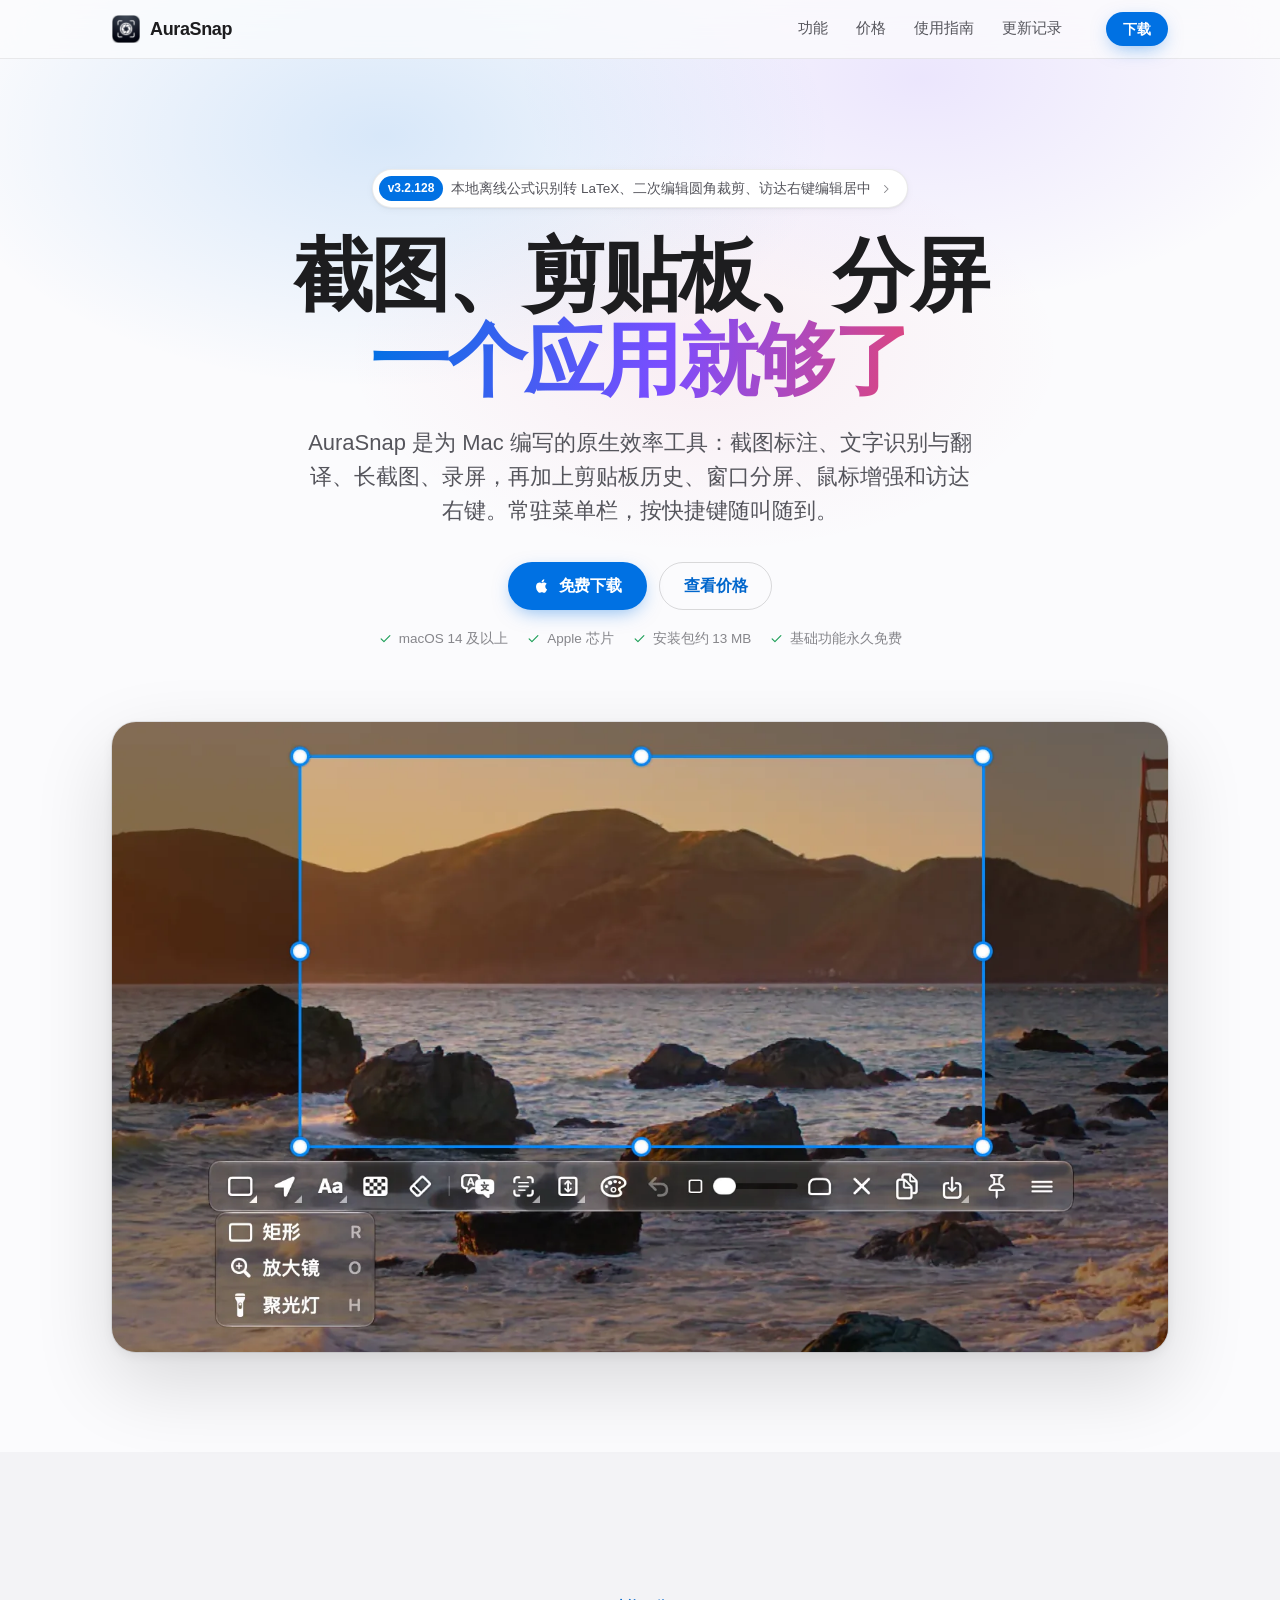
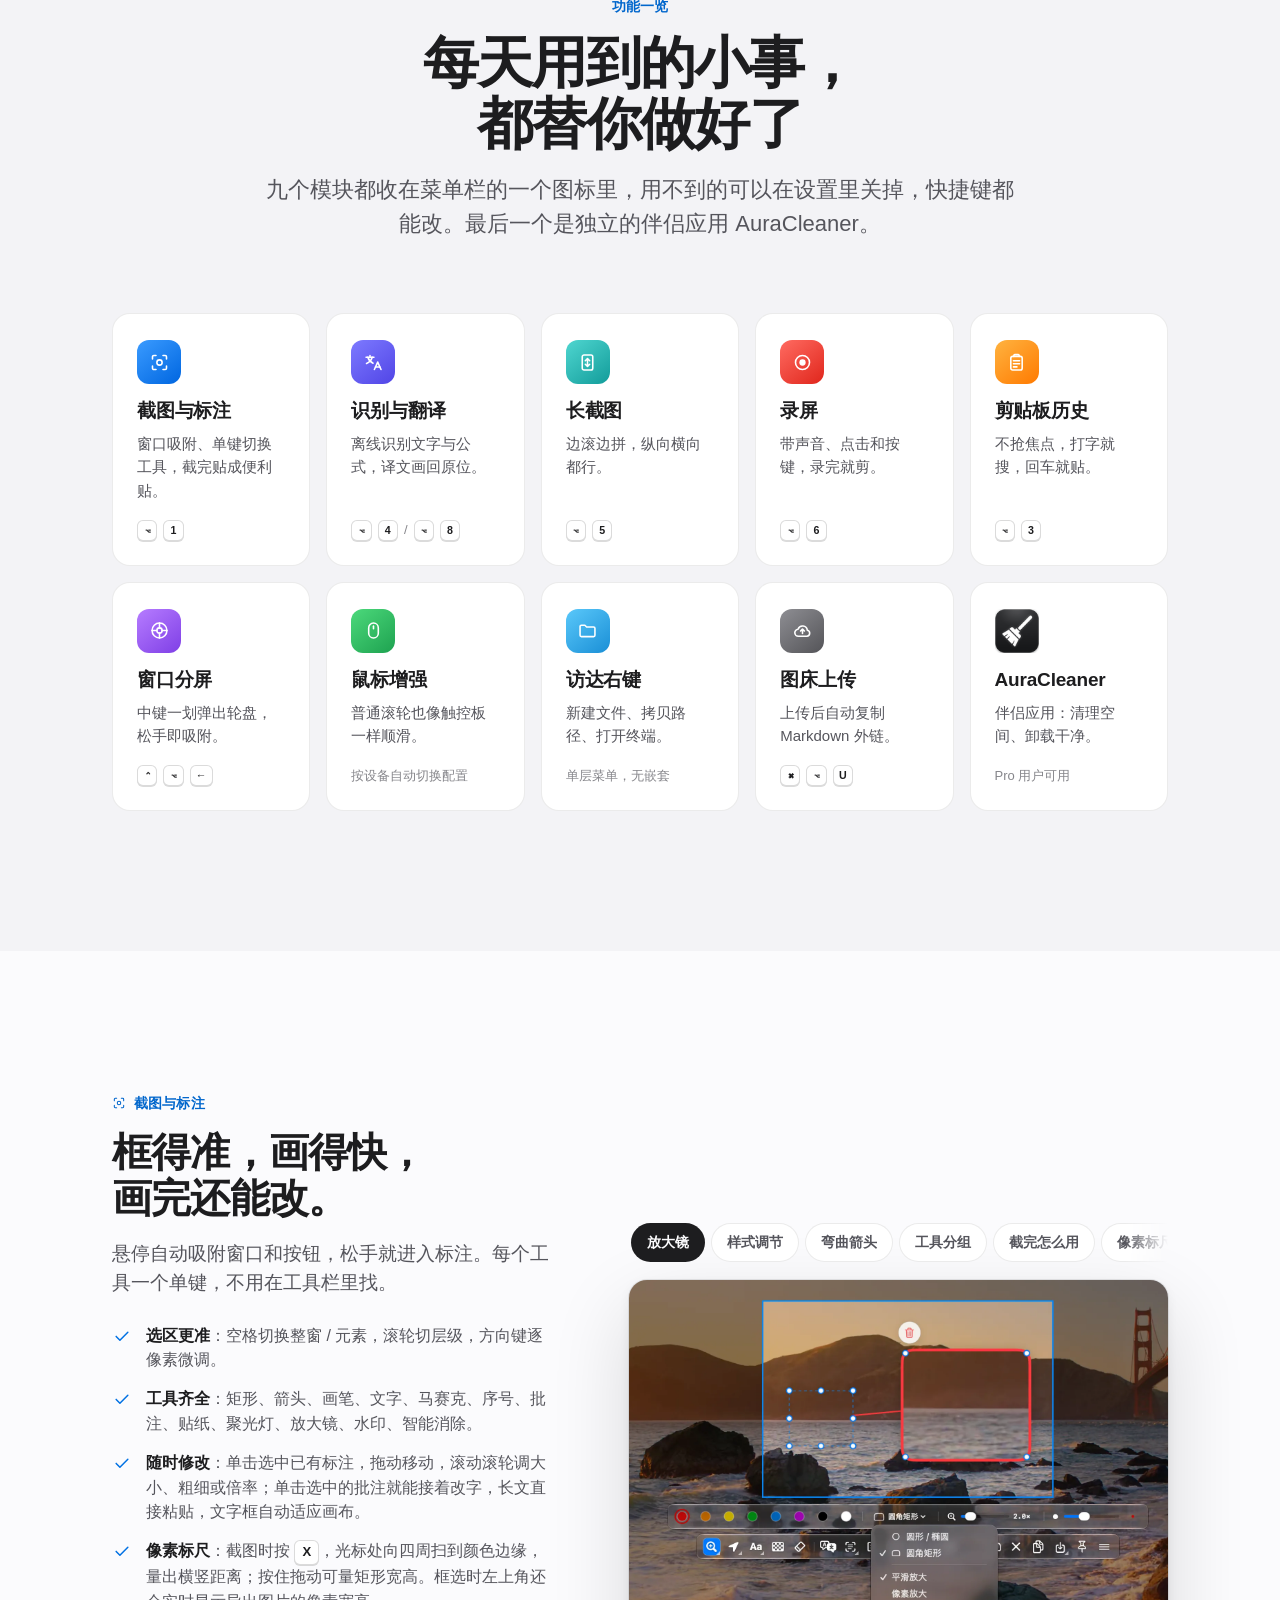
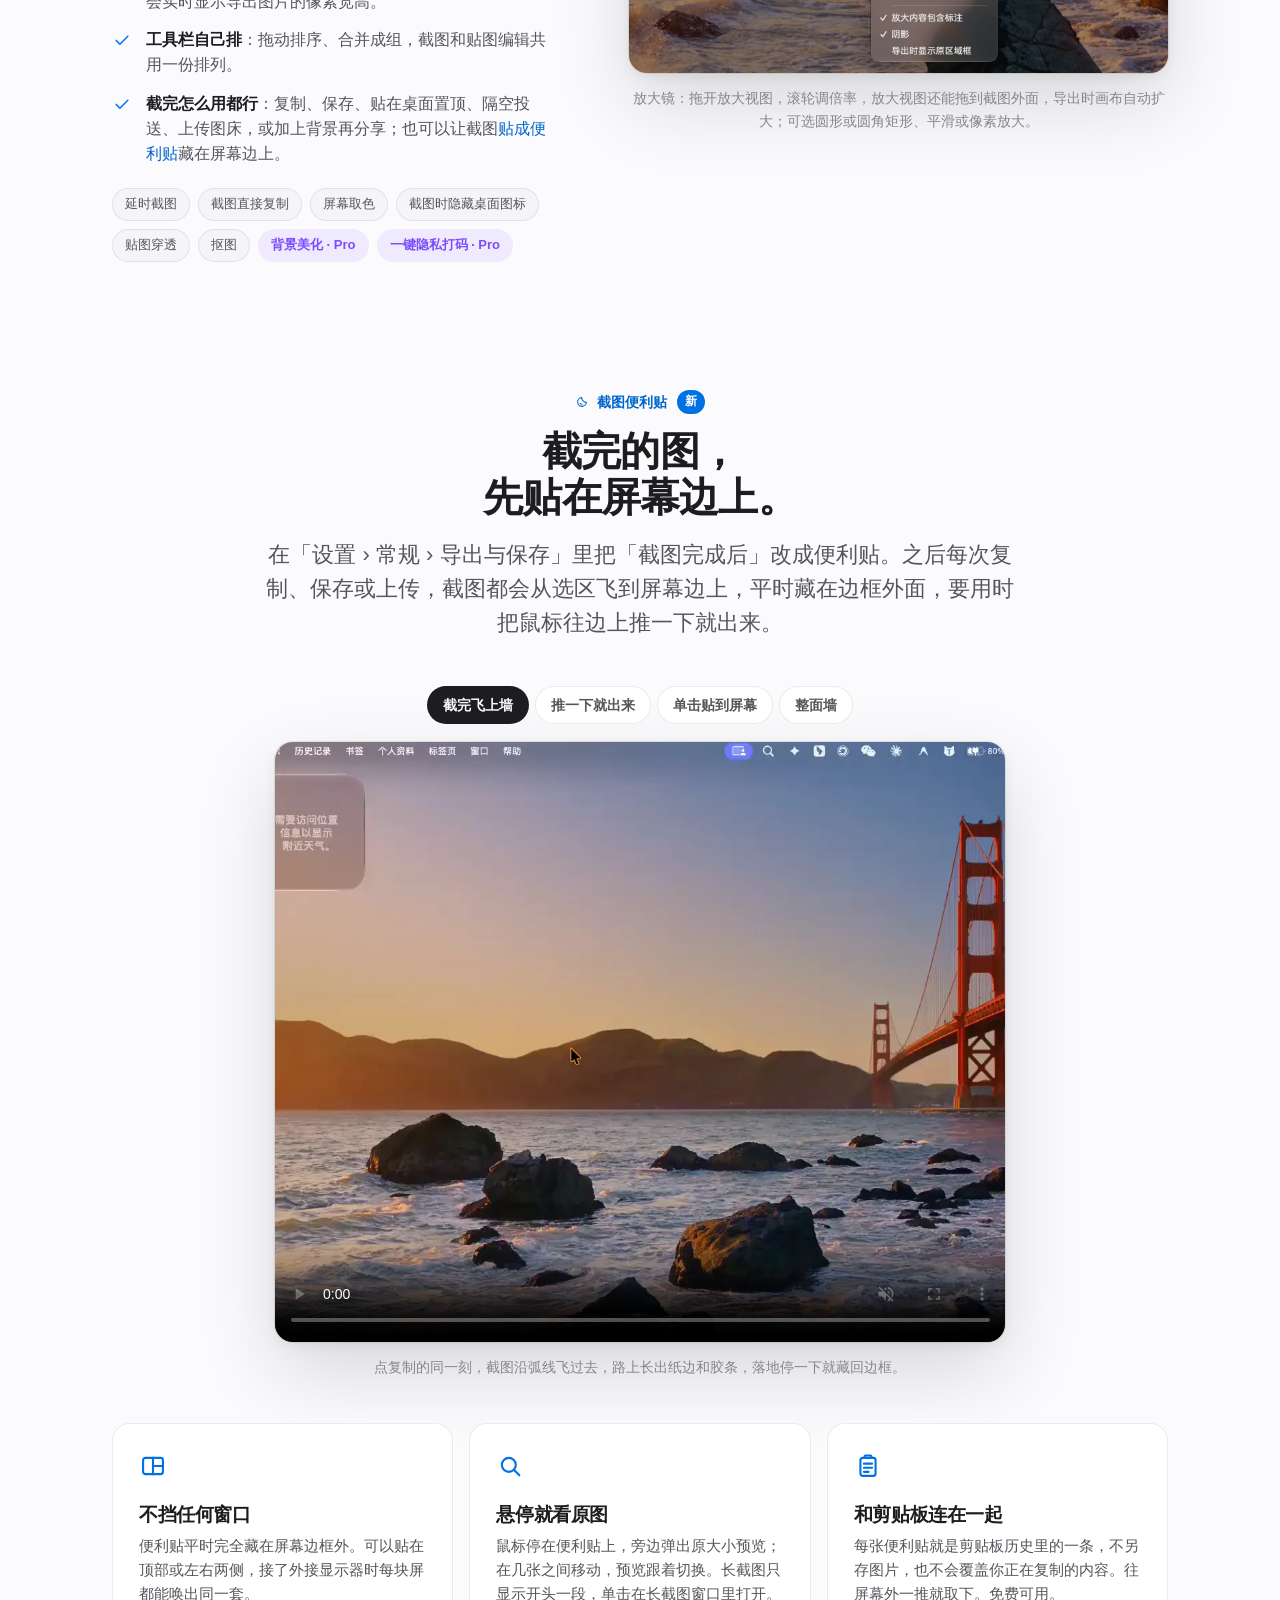
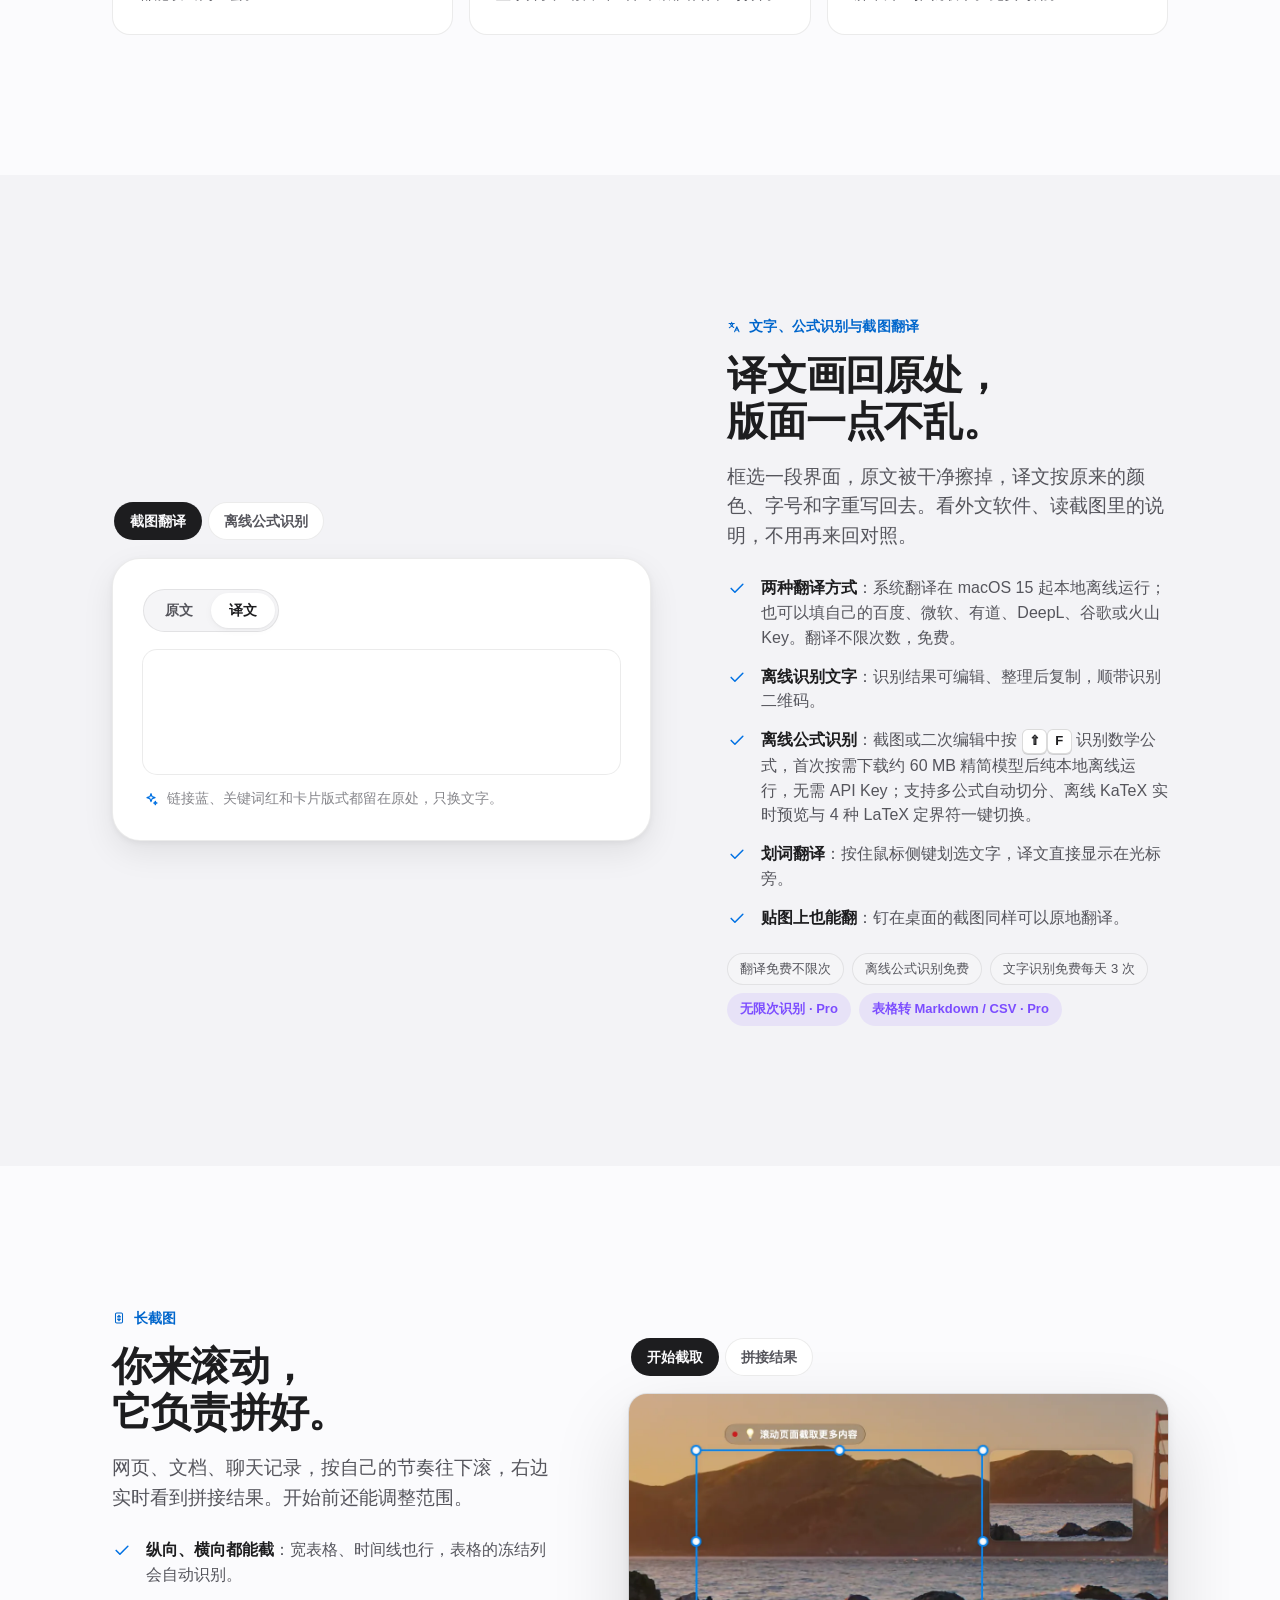
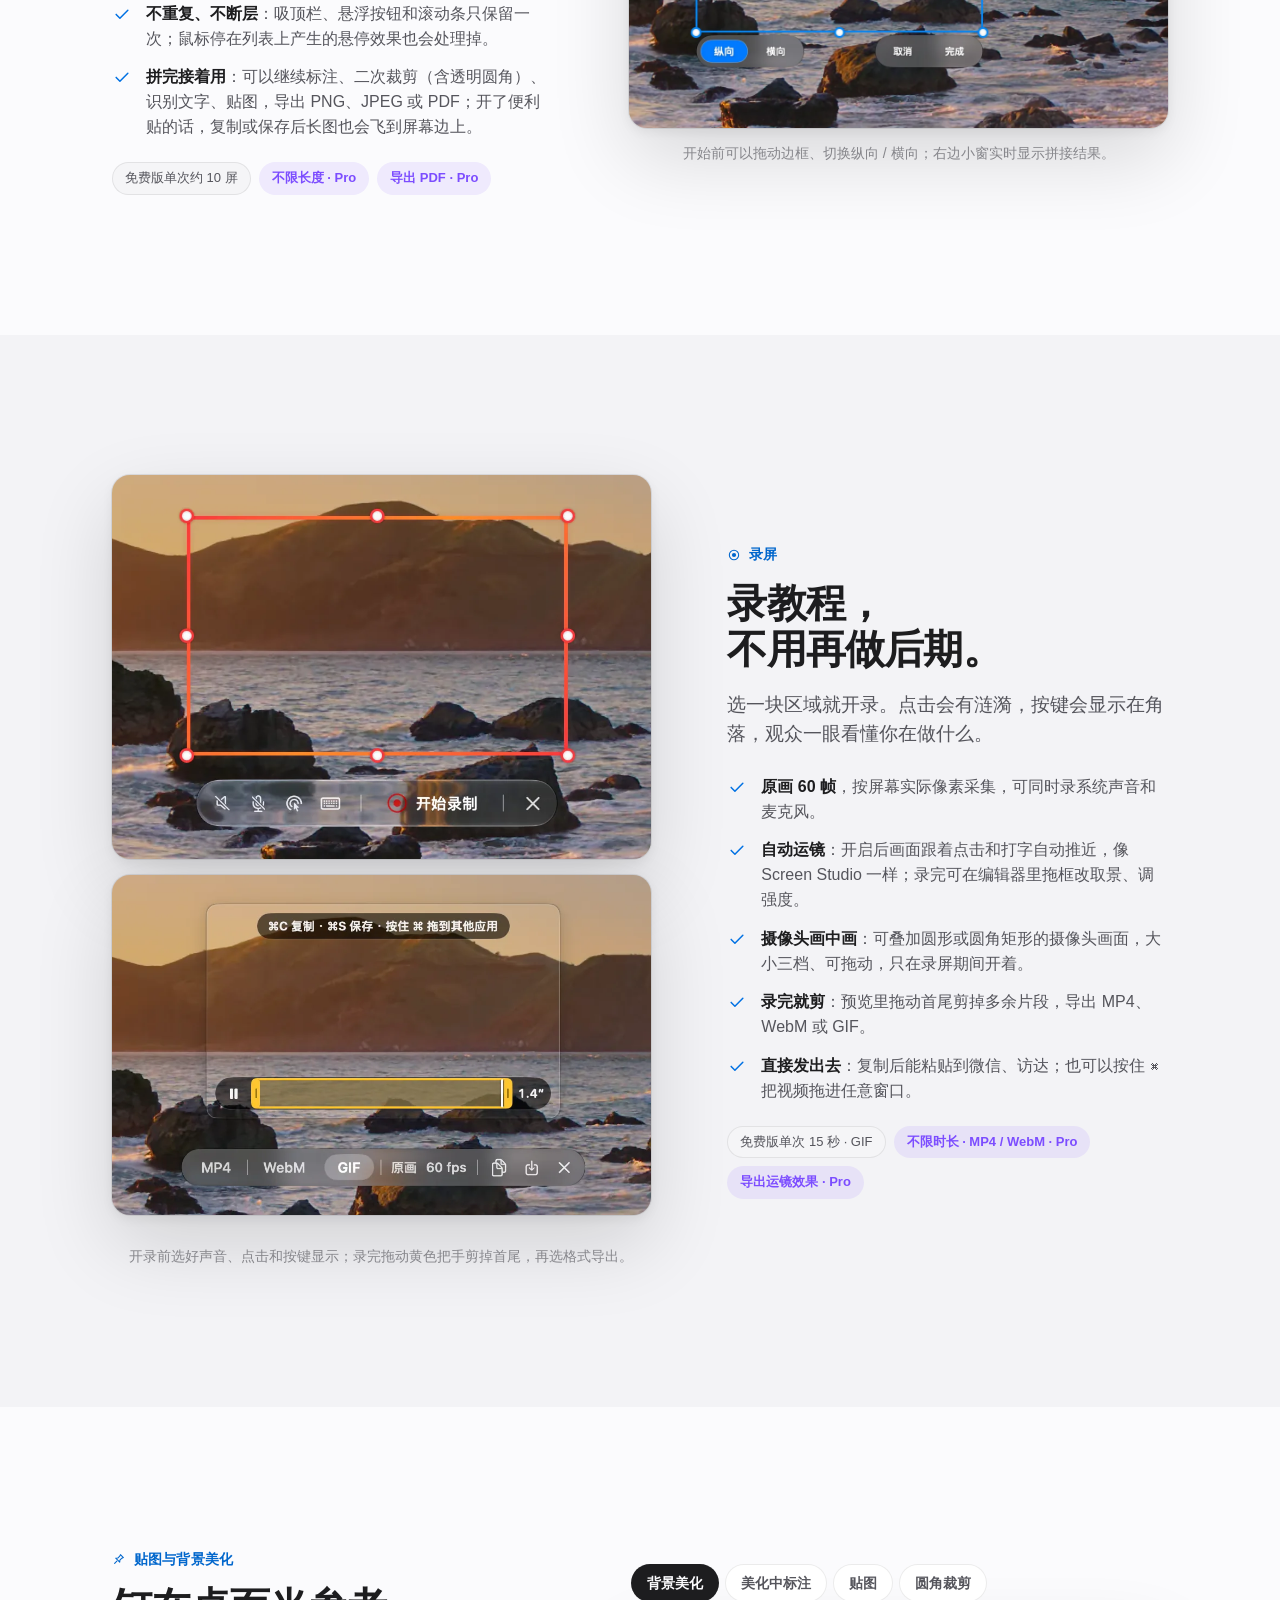
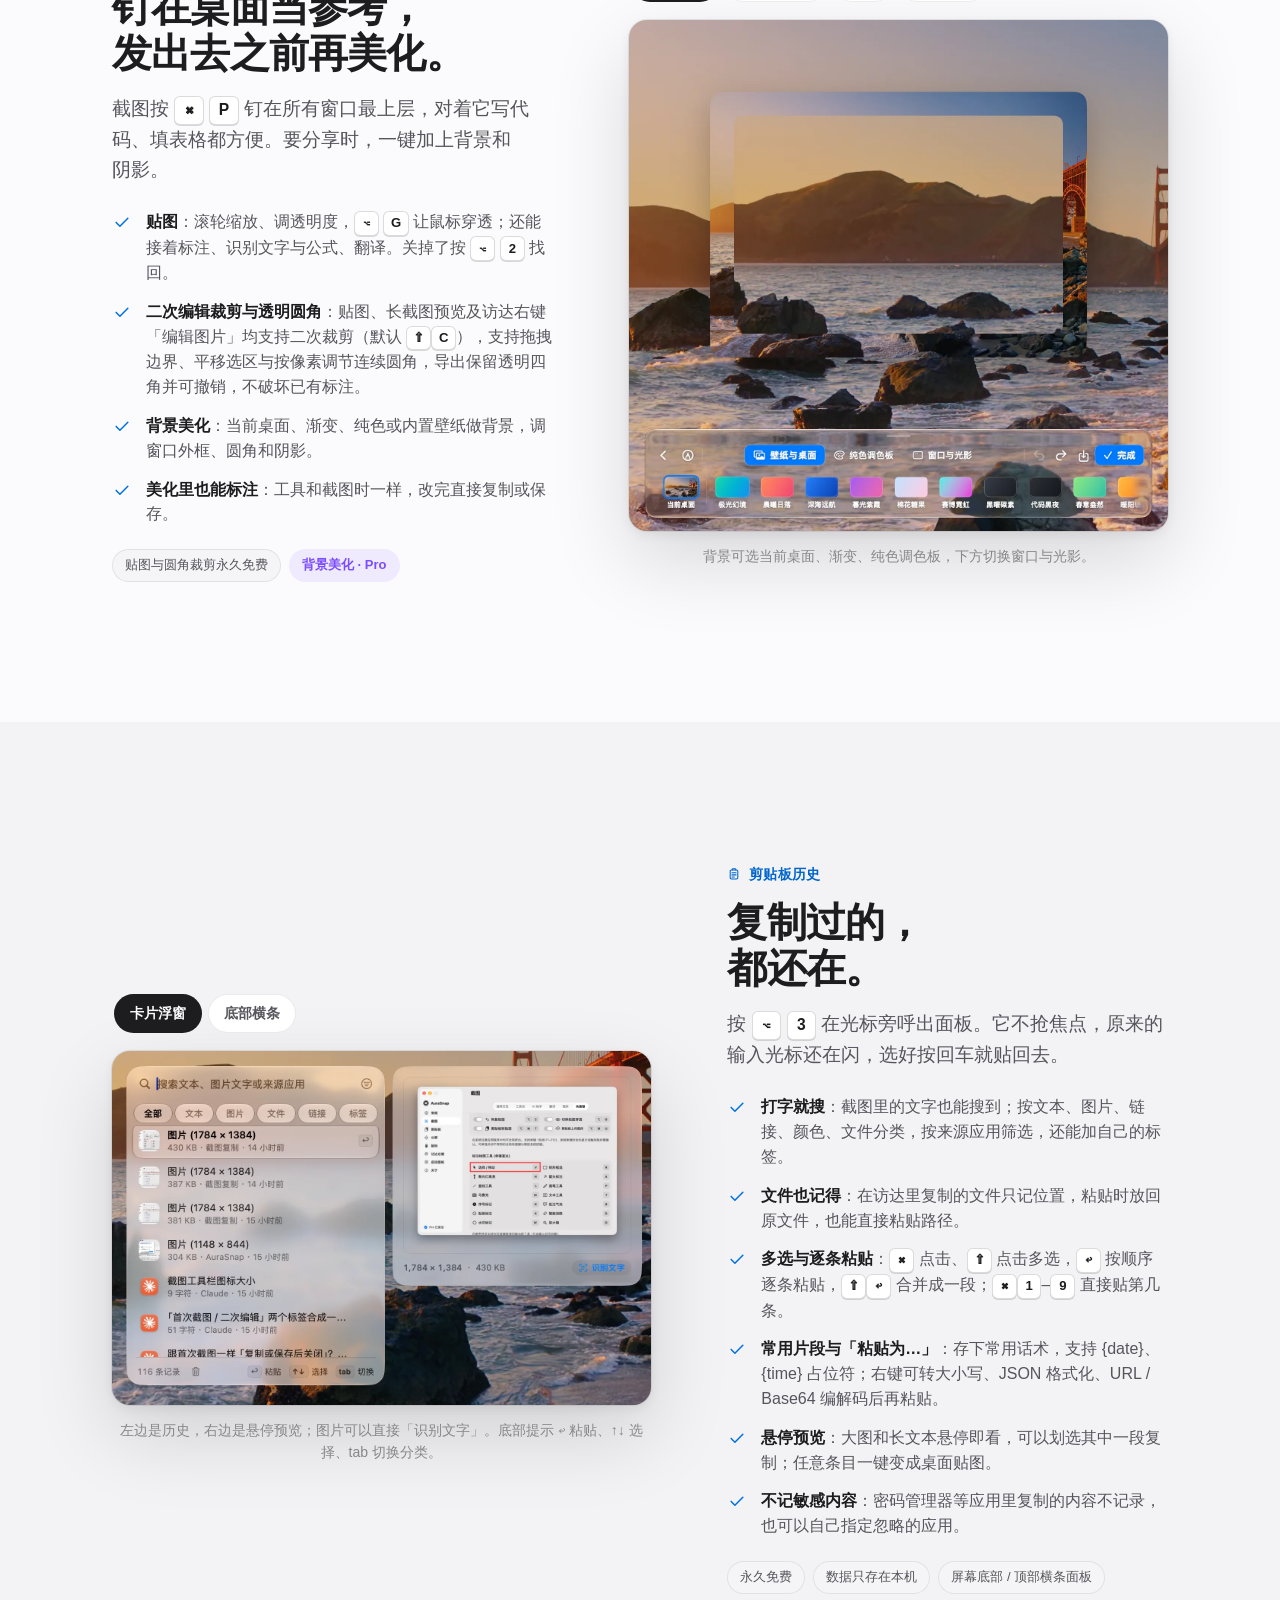
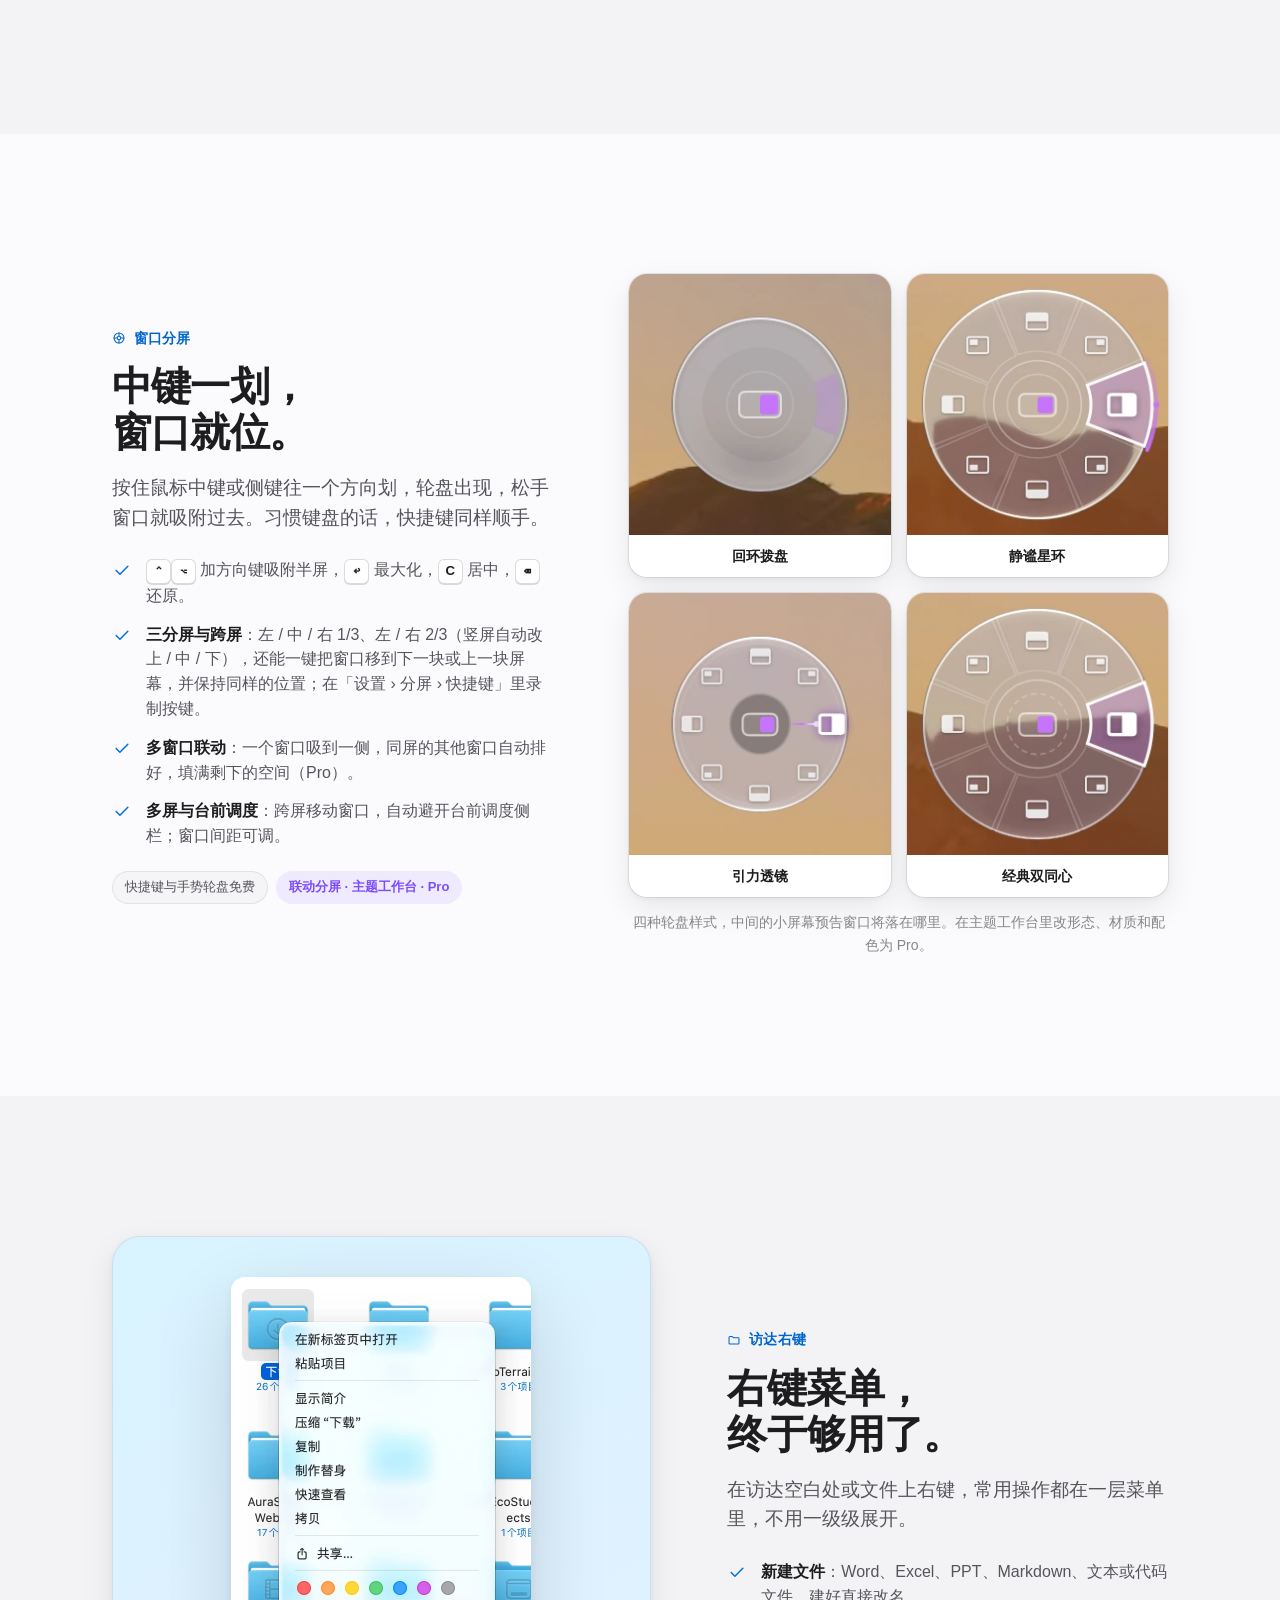
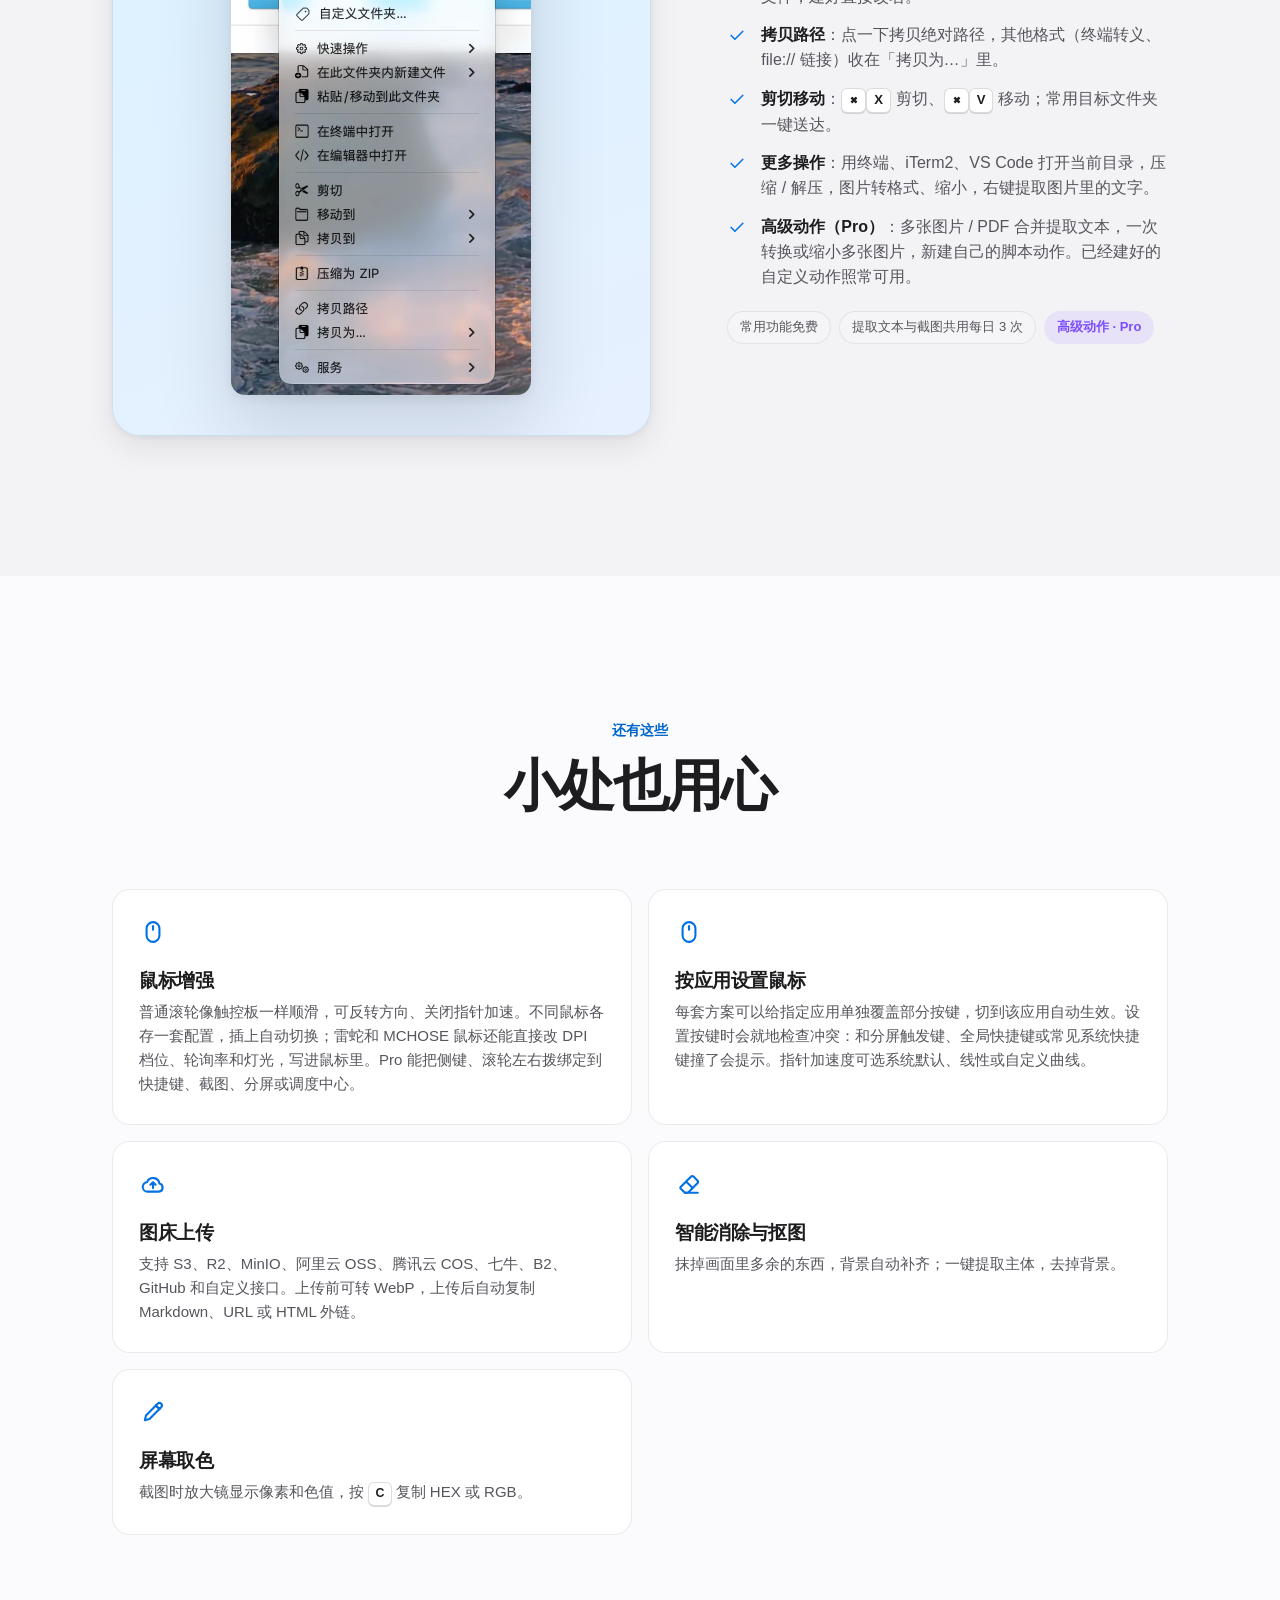
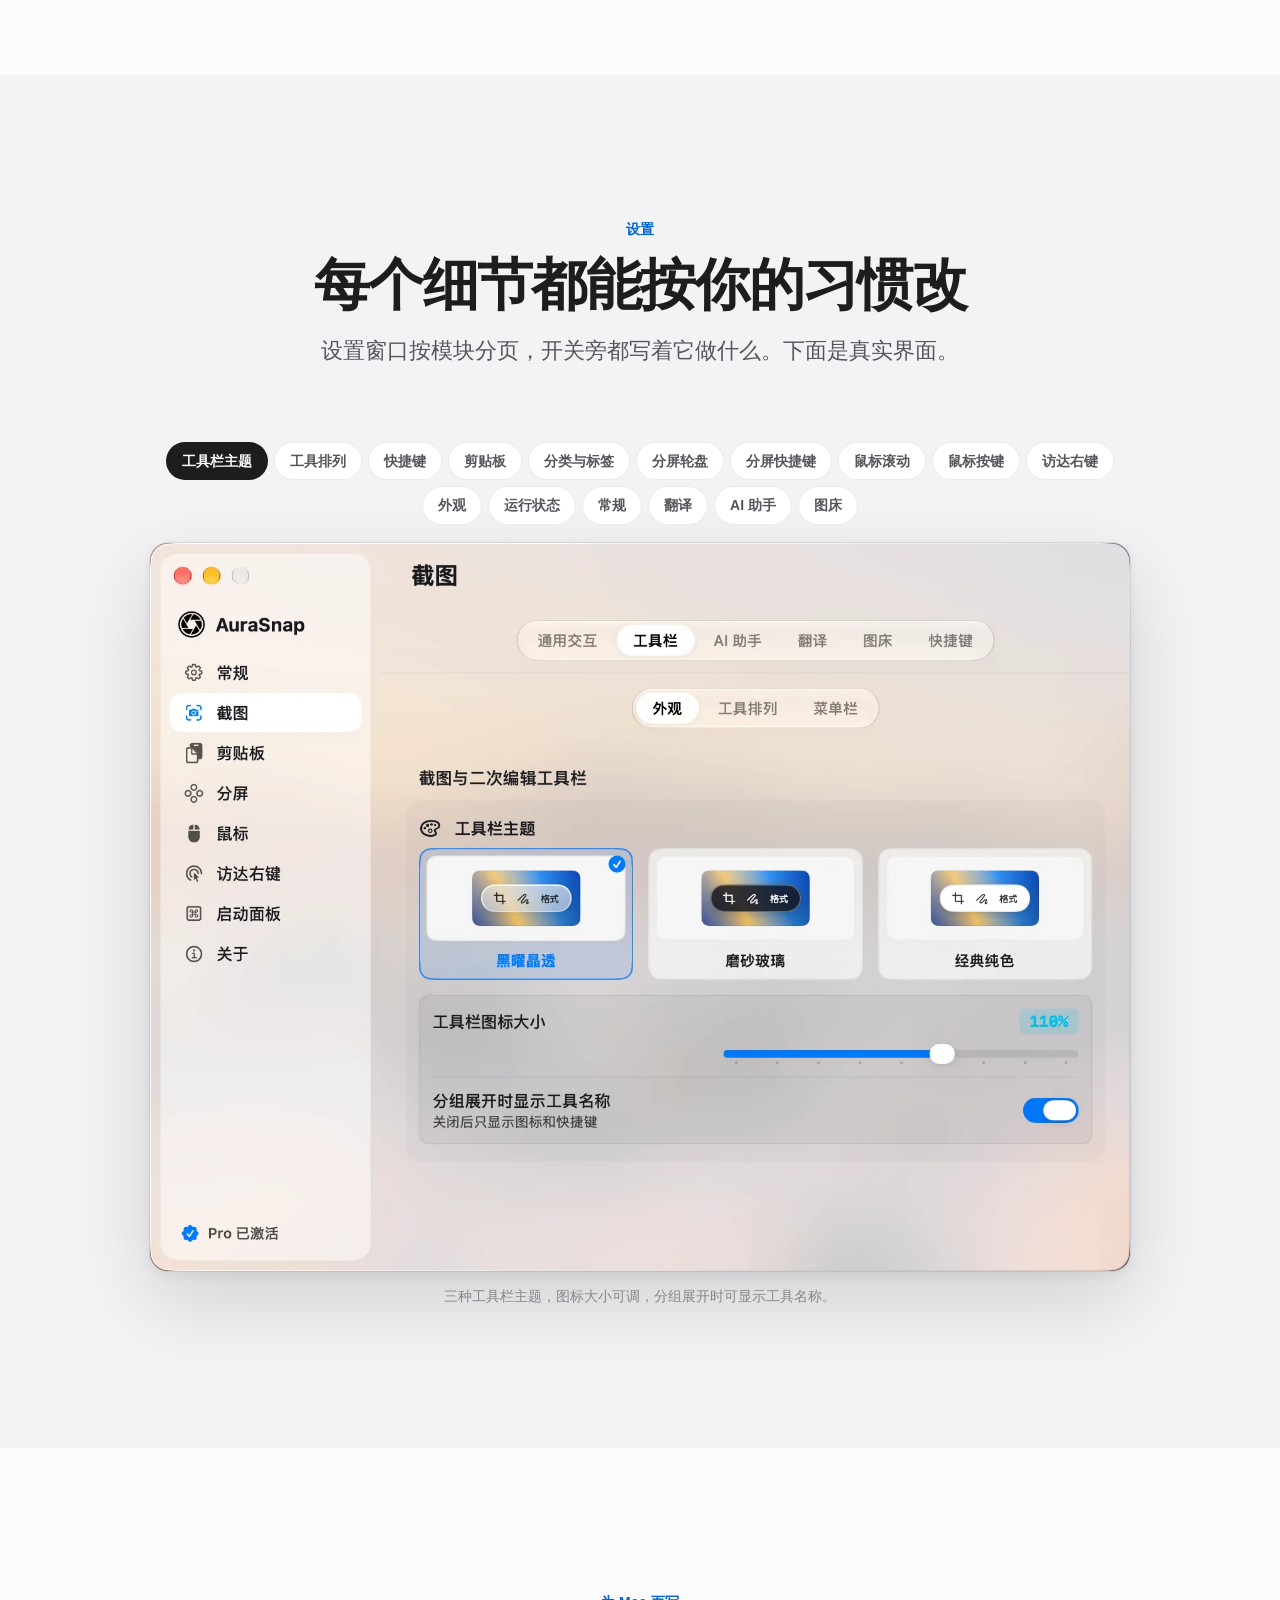
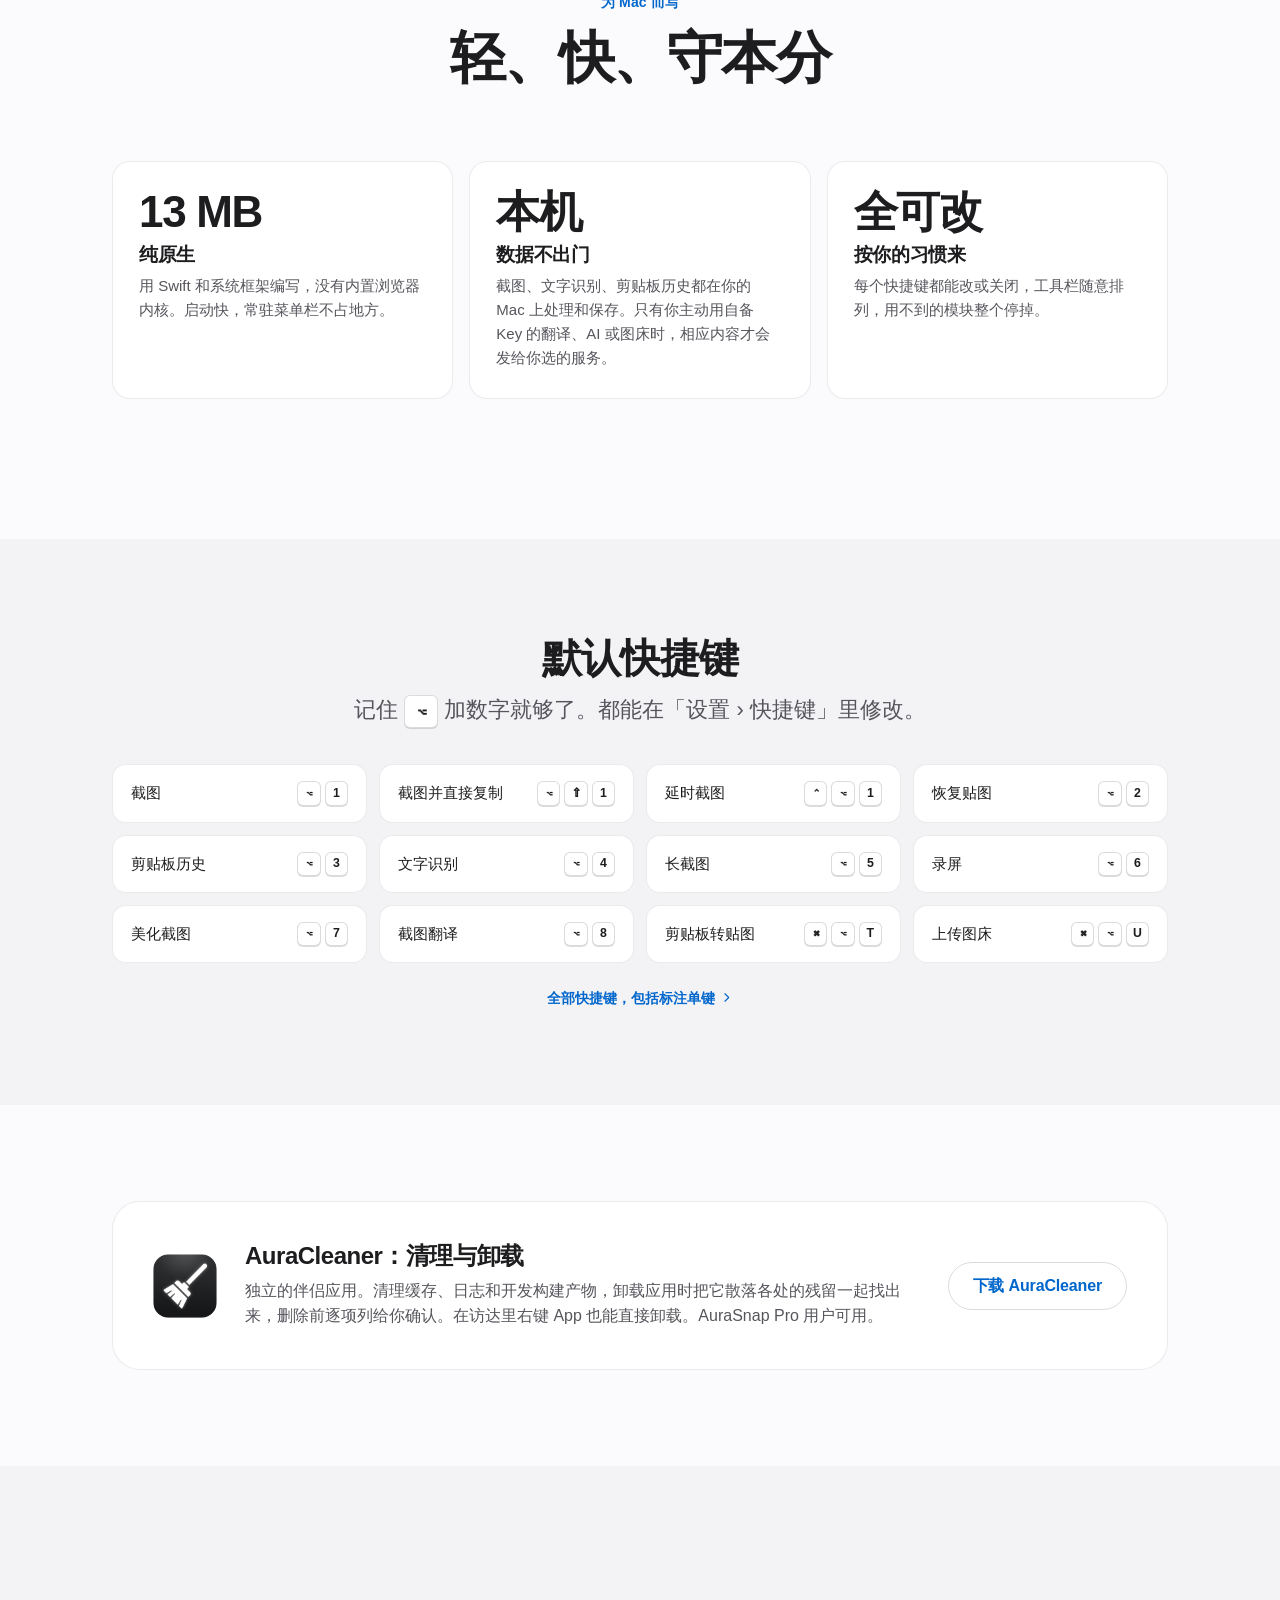
<file: index.html>
<!DOCTYPE html>
<html lang="zh-CN" class="no-js">
<head>
  <meta charset="UTF-8">
  <meta name="viewport" content="width=device-width, initial-scale=1, viewport-fit=cover">
  <title>AuraSnap · Mac 截图、剪贴板与分屏工具</title>
  <meta name="description" content="AuraSnap 是为 Mac 编写的原生效率工具：截图标注、文字识别与原位翻译、长截图、录屏，以及剪贴板历史、窗口分屏、鼠标增强和访达右键。基础功能永久免费。">
  <meta name="keywords" content="AuraSnap, Mac 截图, macOS 截图工具, 截图标注, OCR, 公式识别, LaTeX, 圆角裁剪, 截图翻译, 长截图, 滚动截图, 录屏, 剪贴板历史, 窗口分屏, 访达右键">
  <meta name="google-site-verification" content="6imrNBbtHpXlvs_eJxVL0ueiRYzWSX-zMwA5sKnrR0o">
  <link rel="canonical" href="https://aurasnapapp.com/">
  <meta name="theme-color" content="#fbfbfd" media="(prefers-color-scheme: light)">
  <meta name="theme-color" content="#000000" media="(prefers-color-scheme: dark)">
  <meta property="og:type" content="website">
  <meta property="og:site_name" content="AuraSnap">
  <meta property="og:title" content="AuraSnap · Mac 截图、剪贴板与分屏工具">
  <meta property="og:description" content="截图标注、文字识别与翻译、长截图、录屏、剪贴板历史、窗口分屏，一个原生 Mac 应用全包。">
  <meta property="og:url" content="https://aurasnapapp.com/">
  <meta property="og:image" content="https://aurasnapapp.com/assets/og.jpg">
  <meta name="twitter:card" content="summary_large_image">
  <link rel="icon" type="image/png" sizes="32x32" href="/favicon.png">
  <link rel="icon" type="image/png" sizes="64x64" href="/favicon-64.png">
  <link rel="apple-touch-icon" sizes="180x180" href="/apple-touch-icon.png">
  <link rel="stylesheet" href="/assets/site.css?v=4.1.0">
  <script type="application/ld+json">
  {
    "@context": "https://schema.org",
    "@type": "SoftwareApplication",
    "name": "AuraSnap",
    "operatingSystem": "macOS 14.0+",
    "applicationCategory": "UtilitiesApplication",
    "offers": { "@type": "Offer", "price": "0", "priceCurrency": "USD" },
    "downloadUrl": "https://github.com/8wcznkmy6b-del/AuraSnap-PB/releases/latest",
    "url": "https://aurasnapapp.com/",
    "author": { "@type": "Person", "name": "Dochi" },
    "description": "为 Mac 编写的原生效率工具：截图标注、文字识别与翻译、长截图、录屏、剪贴板历史、窗口分屏、鼠标增强与访达右键。"
  }
  </script>
  <style>
    /* 首页专用：各演示画面 */

    /* 翻译前后对照 */
    .tr-demo { padding: clamp(18px, 3vw, 30px); }
    .tr-switch { display: inline-flex; padding: 3px; border-radius: 999px; background: var(--surface-2); border: 1px solid var(--line); margin-bottom: 18px; }
    .tr-switch button { border: 0; background: transparent; padding: 6px 18px; border-radius: 999px; font-size: 14px; font-weight: 600; color: var(--text-2); cursor: pointer; transition: background-color .2s, color .2s; }
    .tr-switch button[aria-pressed="true"] { background: var(--surface); color: var(--text); box-shadow: var(--shadow-sm); }
    .tr-pair { display: grid; border-radius: 14px; overflow: hidden; background: #fff; box-shadow: 0 0 0 1px var(--line); }
    .tr-pair img { grid-area: 1 / 1; width: 100%; height: auto; transition: opacity .35s ease; }
    .tr-pair .zh { opacity: 0; }
    .tr-demo.show-zh .tr-pair .en { opacity: 0; }
    .tr-demo.show-zh .tr-pair .zh { opacity: 1; }
    .tr-note { margin-top: 14px; font-size: 13.5px; color: var(--text-3); display: flex; gap: 8px; align-items: center; }
    .tr-note .i { width: 16px; height: 16px; color: var(--accent); }

    /* 访达右键菜单 */
    .fs-demo { padding: clamp(20px, 4vw, 40px); display: grid; justify-items: center; background: linear-gradient(160deg, #d8f3ff, #e7f0ff); }
    @media (prefers-color-scheme: dark) { .fs-demo { background: linear-gradient(160deg, #0b2a36, #121c33); } }
    .fs-demo img { width: 100%; max-width: 300px; height: auto; border-radius: 14px; box-shadow: var(--shadow-lg); }

    /* 模块卡片：手机上横排紧凑 */
    .mod-grid.home { grid-template-columns: repeat(5, minmax(0, 1fr)); }
    @media (max-width: 1080px) { .mod-grid.home { grid-template-columns: repeat(3, minmax(0, 1fr)); } }
    @media (max-width: 760px) { .mod-grid.home { grid-template-columns: repeat(2, minmax(0, 1fr)); } }
    @media (max-width: 520px) {
      .mod-grid.home { grid-template-columns: minmax(0, 1fr); gap: 10px; }
      .mod-grid.home .mod { display: grid; grid-template-columns: 44px 1fr; column-gap: 14px; row-gap: 2px; padding: 16px; }
      .mod-grid.home .mod .mod-ico { grid-row: span 3; margin: 0; }
      .mod-grid.home .mod .mod-key { padding-top: 4px; }
    }

    /* 价格预览 */
    .price-mini { display: grid; grid-template-columns: repeat(3, minmax(0, 1fr)); gap: 16px; }
    .pm { padding: 28px 24px; border-radius: var(--radius); background: var(--surface); border: 1px solid var(--line); display: flex; flex-direction: column; gap: 6px; }
    .pm.hl { border-color: var(--accent); box-shadow: 0 0 0 1px var(--accent), var(--shadow-md); }
    .pm .nm { font-size: 15px; font-weight: 600; color: var(--text-2); }
    .pm .pr { font-size: 40px; font-weight: 700; letter-spacing: -0.03em; line-height: 1.1; }
    .pm .pr small { font-size: 16px; font-weight: 500; color: var(--text-3); letter-spacing: 0; }
    .pm p { font-size: 14.5px; color: var(--text-2); }
    @media (max-width: 760px) { .price-mini { grid-template-columns: minmax(0, 1fr); } }

    /* 截图便利贴 */
    .sticky { margin-top: clamp(72px, 10vw, 128px); }
    .sticky .head { margin-bottom: clamp(28px, 4vw, 44px); }
    .badge-new { display: inline-block; margin-left: 2px; padding: 2px 8px; border-radius: 999px; background: var(--accent); color: #fff; font-size: 12px; font-weight: 600; letter-spacing: 0; }
    .shot video { display: block; width: 100%; height: auto; border-radius: var(--radius); background: var(--surface-2); box-shadow: var(--shadow-lg), 0 0 0 1px var(--line); }
    .sticky .shot video, .sticky .shot img { width: auto; max-width: 100%; max-height: min(68vh, 600px); margin: 0 auto; }
    .sticky .spot-grid { margin-top: clamp(28px, 4vw, 44px); }

    .cleaner { display: grid; grid-template-columns: auto 1fr auto; gap: 28px; align-items: center; padding: clamp(24px, 4vw, 40px); border-radius: var(--radius-lg); background: var(--surface); border: 1px solid var(--line); }
    .cleaner .mod-ico { width: 64px; height: 64px; border-radius: 16px; margin: 0; }
    .cleaner .mod-ico .i { width: 34px; height: 34px; }
    .cleaner h3 { font-size: 24px; margin-bottom: 8px; }
    .cleaner p { color: var(--text-2); font-size: 16px; }
    @media (max-width: 760px) { .cleaner { grid-template-columns: minmax(0, 1fr); gap: 16px; } }
  </style>
</head>
<body>

<header class="nav">
  <div class="wrap nav-inner">
    <a class="brand" href="/"><img src="/assets/app-icon-64.png" alt="" width="28" height="28">AuraSnap</a>
    <button class="nav-toggle" aria-label="打开菜单" aria-expanded="false"><svg class="i"><use href="/assets/icons.svg#menu"/></svg></button>
    <nav class="nav-links" aria-label="主导航">
      <a href="/#features">功能</a>
      <a href="/pricing">价格</a>
      <a href="/guide">使用指南</a>
      <a href="https://github.com/8wcznkmy6b-del/AuraSnap-PB/releases" target="_blank" rel="noopener">更新记录</a>
      <a class="btn btn-primary" href="#download">免费下载</a>
    </nav>
    <a class="btn btn-primary btn-sm nav-cta" href="#download">下载</a>
  </div>
</header>

<main>
  <!-- Hero -->
  <section class="hero">
    <div class="wrap">
      <a class="hero-pill" href="https://github.com/8wcznkmy6b-del/AuraSnap-PB/releases/latest" target="_blank" rel="noopener">
        <b data-version>v3.2.168</b><span>本地离线公式识别转 LaTeX、二次编辑圆角裁剪、访达右键编辑居中</span><svg class="i"><use href="/assets/icons.svg#chevron"/></svg>
      </a>
      <h1 class="title-xl"><span class="nw">截图、剪贴板、分屏</span><br><span class="grad-text nw">一个应用就够了</span></h1>
      <p class="lead">AuraSnap 是为 Mac 编写的原生效率工具：截图标注、文字识别与翻译、长截图、录屏，再加上剪贴板历史、窗口分屏、鼠标增强和访达右键。常驻菜单栏，按快捷键随叫随到。</p>
      <div class="btn-row">
        <a class="btn btn-primary" href="https://github.com/8wcznkmy6b-del/AuraSnap-PB/releases/download/v3.2.128/AuraSnap-3.2.128.dmg" data-dmg><svg class="i"><use href="/assets/icons.svg#apple"/></svg>免费下载</a>
        <a class="btn btn-ghost" href="/pricing">查看价格</a>
      </div>
      <div class="hero-meta">
        <span><svg class="i"><use href="/assets/icons.svg#check"/></svg>macOS 14 及以上</span>
        <span><svg class="i"><use href="/assets/icons.svg#check"/></svg>Apple 芯片</span>
        <span><svg class="i"><use href="/assets/icons.svg#check"/></svg>安装包约 13 MB</span>
        <span><svg class="i"><use href="/assets/icons.svg#check"/></svg>基础功能永久免费</span>
      </div>

      <div class="hero-shot reveal">
        <figure class="shot"><img src="/assets/shots/hero-toolbar.webp" alt="AuraSnap 截图：框选区域，下方是截图工具栏，矩形 / 放大镜 / 聚光灯分组已展开" width="1500" height="896" decoding="async"></figure>
      </div>
    </div>
  </section>

  <!-- 模块总览 -->
  <section class="section section-alt" id="features">
    <div class="wrap">
      <div class="head reveal">
        <span class="eyebrow">功能一览</span>
        <h2 class="title-lg"><span class="nw">每天用到的小事，</span><span class="nw">都替你做好了</span></h2>
        <p class="lead">九个模块都收在菜单栏的一个图标里，用不到的可以在设置里关掉，快捷键都能改。最后一个是独立的伴侣应用 AuraCleaner。</p>
      </div>
      <div class="mod-grid home">
        <a class="mod reveal" href="#capture"><span class="mod-ico c-blue"><svg class="i"><use href="/assets/icons.svg#capture"/></svg></span><h3>截图与标注</h3><p>窗口吸附、单键切换工具，截完贴成便利贴。</p><span class="mod-key"><kbd>⌥</kbd><kbd>1</kbd></span></a>
        <a class="mod reveal" href="#ocr"><span class="mod-ico c-indigo"><svg class="i"><use href="/assets/icons.svg#translate"/></svg></span><h3>识别与翻译</h3><p>离线识别文字与公式，译文画回原位。</p><span class="mod-key"><kbd>⌥</kbd><kbd>4</kbd> / <kbd>⌥</kbd><kbd>8</kbd></span></a>
        <a class="mod reveal" href="#long"><span class="mod-ico c-teal"><svg class="i"><use href="/assets/icons.svg#longshot"/></svg></span><h3>长截图</h3><p>边滚边拼，纵向横向都行。</p><span class="mod-key"><kbd>⌥</kbd><kbd>5</kbd></span></a>
        <a class="mod reveal" href="#record"><span class="mod-ico c-red"><svg class="i"><use href="/assets/icons.svg#record"/></svg></span><h3>录屏</h3><p>带声音、点击和按键，录完就剪。</p><span class="mod-key"><kbd>⌥</kbd><kbd>6</kbd></span></a>
        <a class="mod reveal" href="#clipboard"><span class="mod-ico c-orange"><svg class="i"><use href="/assets/icons.svg#clipboard"/></svg></span><h3>剪贴板历史</h3><p>不抢焦点，打字就搜，回车就贴。</p><span class="mod-key"><kbd>⌥</kbd><kbd>3</kbd></span></a>
        <a class="mod reveal" href="#windows"><span class="mod-ico c-purple"><svg class="i"><use href="/assets/icons.svg#radial"/></svg></span><h3>窗口分屏</h3><p>中键一划弹出轮盘，松手即吸附。</p><span class="mod-key"><kbd>⌃</kbd><kbd>⌥</kbd><kbd>←</kbd></span></a>
        <a class="mod reveal" href="#more"><span class="mod-ico c-green"><svg class="i"><use href="/assets/icons.svg#mouse"/></svg></span><h3>鼠标增强</h3><p>普通滚轮也像触控板一样顺滑。</p><span class="mod-key">按设备自动切换配置</span></a>
        <a class="mod reveal" href="#finder"><span class="mod-ico c-cyan"><svg class="i"><use href="/assets/icons.svg#finder"/></svg></span><h3>访达右键</h3><p>新建文件、拷贝路径、打开终端。</p><span class="mod-key">单层菜单，无嵌套</span></a>
        <a class="mod reveal" href="#more"><span class="mod-ico c-gray"><svg class="i"><use href="/assets/icons.svg#cloud"/></svg></span><h3>图床上传</h3><p>上传后自动复制 Markdown 外链。</p><span class="mod-key"><kbd>⌘</kbd><kbd>⌥</kbd><kbd>U</kbd></span></a>
        <a class="mod reveal" href="#cleaner"><img class="mod-ico app-ico" src="/assets/auracleaner-icon-64.png" alt="" width="44" height="44"><h3>AuraCleaner</h3><p>伴侣应用：清理空间、卸载干净。</p><span class="mod-key">Pro 用户可用</span></a>
      </div>
    </div>
  </section>

  <!-- 截图与标注 -->
  <section class="section" id="capture">
    <div class="wrap feature">
      <div class="feature-copy reveal">
        <span class="eyebrow"><svg class="i"><use href="/assets/icons.svg#capture"/></svg>截图与标注</span>
        <h2 class="title-md">框得准，画得快，<br>画完还能改。</h2>
        <p class="lead">悬停自动吸附窗口和按钮，松手就进入标注。每个工具一个单键，不用在工具栏里找。</p>
        <ul class="bullets">
          <li><svg class="i"><use href="/assets/icons.svg#check"/></svg><span><b>选区更准</b>：空格切换整窗 / 元素，滚轮切层级，方向键逐像素微调。</span></li>
          <li><svg class="i"><use href="/assets/icons.svg#check"/></svg><span><b>工具齐全</b>：矩形、箭头、画笔、文字、马赛克、序号、批注、贴纸、聚光灯、放大镜、水印、智能消除。</span></li>
          <li><svg class="i"><use href="/assets/icons.svg#check"/></svg><span><b>随时修改</b>：单击选中已有标注，拖动移动，滚动滚轮调大小、粗细或倍率；单击选中的批注就能接着改字，长文直接粘贴，文字框自动适应画布。</span></li>
          <li><svg class="i"><use href="/assets/icons.svg#check"/></svg><span><b>像素标尺</b>：截图时按 <kbd>X</kbd>，光标处向四周扫到颜色边缘，量出横竖距离；按住拖动可量矩形宽高。框选时左上角还会实时显示导出图片的像素宽高。</span></li>
          <li><svg class="i"><use href="/assets/icons.svg#check"/></svg><span><b>工具栏自己排</b>：拖动排序、合并成组，截图和贴图编辑共用一份排列。</span></li>
          <li><svg class="i"><use href="/assets/icons.svg#check"/></svg><span><b>截完怎么用都行</b>：复制、保存、贴在桌面置顶、隔空投送、上传图床，或加上背景再分享；也可以让截图<a href="#sticky">贴成便利贴</a>藏在屏幕边上。</span></li>
        </ul>
        <div class="chips"><span class="chip">延时截图</span><span class="chip">截图直接复制</span><span class="chip">屏幕取色</span><span class="chip">截图时隐藏桌面图标</span><span class="chip">贴图穿透</span><span class="chip">抠图</span><span class="chip chip-pro">背景美化 · Pro</span><span class="chip chip-pro">一键隐私打码 · Pro</span></div>
      </div>
      <div class="shot-tabs reveal" data-tabs>
        <div class="tab-row" role="tablist"><button type="button" role="tab" aria-selected="true" data-tab="0">放大镜</button><button type="button" role="tab" aria-selected="false" data-tab="1">样式调节</button><button type="button" role="tab" aria-selected="false" data-tab="2">弯曲箭头</button><button type="button" role="tab" aria-selected="false" data-tab="3">工具分组</button><button type="button" role="tab" aria-selected="false" data-tab="4">截完怎么用</button><button type="button" role="tab" aria-selected="false" data-tab="5">像素标尺</button></div>
        <figure class="shot" data-panel="0"><img src="/assets/shots/magnifier.webp" alt="放大镜标注：原区域与放大视图之间带连接线，下拉菜单可选形状与放大方式" width="1564" height="1144" loading="lazy" decoding="async"><figcaption>放大镜：拖开放大视图，滚轮调倍率，放大视图还能拖到截图外面，导出时画布自动扩大；可选圆形或圆角矩形、平滑或像素放大。</figcaption></figure><figure class="shot" data-panel="1" hidden><img src="/assets/shots/rect-style.webp" alt="选中矩形后，上方出现颜色、线型、圆角与粗细调节条" width="1292" height="792" loading="lazy" decoding="async"><figcaption>选中任意标注，上方直接出现它的颜色、线型和粗细，改完即生效。</figcaption></figure><figure class="shot" data-panel="2" hidden><img src="/assets/shots/arrow-ai.webp" alt="可拖成弧线的箭头，选中后显示旋转与删除按钮" width="1354" height="792" loading="lazy" decoding="async"><figcaption>箭头拖中间手柄就能弯成弧线；下方是 AI 指令条（Pro，需自备 Key）。</figcaption></figure><figure class="shot" data-panel="3" hidden><img src="/assets/shots/text-group.webp" alt="文本、序号、批注、贴纸、水印合为一组，展开时显示工具名和单键" width="1336" height="816" loading="lazy" decoding="async"><figcaption>多个工具合成一格，悬停右下角小三角就展开，每个工具旁标着单键。</figcaption></figure><figure class="shot" data-panel="4" hidden><img src="/assets/shots/save-group.webp" alt="保存分组展开：保存、上传图床、隔空投送" width="1330" height="778" loading="lazy" decoding="async"><figcaption>保存、上传图床、隔空投送收在一组，⌘S / ⌘U / ⌘D 直接触发。</figcaption></figure><figure class="shot" data-panel="5" hidden><img src="/assets/shots/capture-ruler.webp" alt="像素标尺：光标处向四周扫到颜色边缘，横向与竖向两段距离分别标注在各自的线旁" width="1600" height="1061" loading="lazy" decoding="async"><figcaption>截图时按 X：光标处向四周扫到颜色边缘，横、竖两段距离标在各自的线旁；按住拖动可以量矩形的宽高。</figcaption></figure>
      </div>
    </div>

    <!-- 截图便利贴 -->
    <div class="wrap sticky" id="sticky">
      <div class="head reveal">
        <span class="eyebrow"><svg class="i"><use href="/assets/icons.svg#sticker"/></svg>截图便利贴<span class="badge-new">新</span></span>
        <h2 class="title-md">截完的图，<br>先贴在屏幕边上。</h2>
        <p class="lead">在「设置 › 常规 › 导出与保存」里把「截图完成后」改成便利贴。之后每次复制、保存或上传，截图都会从选区飞到屏幕边上，平时藏在边框外面，要用时把鼠标往边上推一下就出来。</p>
      </div>
      <div class="shot-tabs wide reveal" data-tabs>
        <div class="tab-row" role="tablist"><button type="button" role="tab" aria-selected="true" data-tab="0">截完飞上墙</button><button type="button" role="tab" aria-selected="false" data-tab="1">推一下就出来</button><button type="button" role="tab" aria-selected="false" data-tab="2">单击贴到屏幕</button><button type="button" role="tab" aria-selected="false" data-tab="3">整面墙</button></div>
        <figure class="shot" data-panel="0"><video src="/assets/shots/sticky-fly.mp4" poster="/assets/shots/sticky-fly.webp" width="1072" height="880" muted loop playsinline preload="metadata" aria-label="录屏：框选一块区域后点复制，截图沿弧线飞到屏幕左上角，变成一张便利贴后藏回边框"></video><figcaption>点复制的同一刻，截图沿弧线飞过去，路上长出纸边和胶条，落地停一下就藏回边框。</figcaption></figure><figure class="shot" data-panel="1" hidden><video src="/assets/shots/sticky-reveal.mp4" poster="/assets/shots/sticky-reveal.webp" width="1080" height="320" muted loop playsinline preload="none" aria-label="录屏：鼠标推到屏幕顶边，一排便利贴依次滑出，移开后依次收回"></video><figcaption>鼠标顶住屏幕顶边再往外推一下，便利贴从最新一张起依次滑出；移开后倒序收回。</figcaption></figure><figure class="shot" data-panel="2" hidden><video src="/assets/shots/sticky-drag.mp4" poster="/assets/shots/sticky-drag.webp" width="1080" height="772" muted loop playsinline preload="none" aria-label="录屏：唤出便利贴后单击其中一张，它变成钉在屏幕上的贴图"></video><figcaption>单击便利贴，它就变成钉在屏幕上的贴图；按住拖到聊天框或文件夹，得到一张图片文件。</figcaption></figure><figure class="shot" data-panel="3" hidden><img src="/assets/shots/sticky-wall.webp" alt="屏幕顶部一排十张便利贴，每张带不同颜色的胶条，略微歪斜" width="1600" height="501" loading="lazy" decoding="async"><figcaption>最多贴 10 张，满了自动摘掉最旧的一张；张数越多每张越小，13 寸屏也排得下。</figcaption></figure>
      </div>
      <div class="spot-grid">
        <div class="spot reveal"><svg class="i"><use href="/assets/icons.svg#windows"/></svg><h3>不挡任何窗口</h3><p>便利贴平时完全藏在屏幕边框外。可以贴在顶部或左右两侧，接了外接显示器时每块屏都能唤出同一套。</p></div>
        <div class="spot reveal"><svg class="i"><use href="/assets/icons.svg#search"/></svg><h3>悬停就看原图</h3><p>鼠标停在便利贴上，旁边弹出原大小预览；在几张之间移动，预览跟着切换。长截图只显示开头一段，单击在长截图窗口里打开。</p></div>
        <div class="spot reveal"><svg class="i"><use href="/assets/icons.svg#clipboard"/></svg><h3>和剪贴板连在一起</h3><p>每张便利贴就是剪贴板历史里的一条，不另存图片，也不会覆盖你正在复制的内容。往屏幕外一推就取下。免费可用。</p></div>
      </div>
    </div>
  </section>

  <!-- 识别与翻译 -->
  <section class="section section-alt" id="ocr">
    <div class="wrap feature flip">
      <div class="feature-copy reveal">
        <span class="eyebrow"><svg class="i"><use href="/assets/icons.svg#translate"/></svg>文字、公式识别与截图翻译</span>
        <h2 class="title-md">译文画回原处，<br>版面一点不乱。</h2>
        <p class="lead">框选一段界面，原文被干净擦掉，译文按原来的颜色、字号和字重写回去。看外文软件、读截图里的说明，不用再来回对照。</p>
        <ul class="bullets">
          <li><svg class="i"><use href="/assets/icons.svg#check"/></svg><span><b>两种翻译方式</b>：系统翻译在 macOS 15 起本地离线运行；也可以填自己的百度、微软、有道、DeepL、谷歌或火山 Key。翻译不限次数，免费。</span></li>
          <li><svg class="i"><use href="/assets/icons.svg#check"/></svg><span><b>离线识别文字</b>：识别结果可编辑、整理后复制，顺带识别二维码。</span></li>
          <li><svg class="i"><use href="/assets/icons.svg#check"/></svg><span><b>离线公式识别</b>：截图或二次编辑中按 <kbd>⇧</kbd><kbd>F</kbd> 识别数学公式，首次按需下载约 60 MB 精简模型后纯本地离线运行，无需 API Key；支持多公式自动切分、离线 KaTeX 实时预览与 4 种 LaTeX 定界符一键切换。</span></li>
          <li><svg class="i"><use href="/assets/icons.svg#check"/></svg><span><b>划词翻译</b>：按住鼠标侧键划选文字，译文直接显示在光标旁。</span></li>
          <li><svg class="i"><use href="/assets/icons.svg#check"/></svg><span><b>贴图上也能翻</b>：钉在桌面的截图同样可以原地翻译。</span></li>
        </ul>
        <div class="chips"><span class="chip">翻译免费不限次</span><span class="chip">离线公式识别免费</span><span class="chip">文字识别免费每天 3 次</span><span class="chip chip-pro">无限次识别 · Pro</span><span class="chip chip-pro">表格转 Markdown / CSV · Pro</span></div>
      </div>
      <div class="shot-tabs reveal" data-tabs>
        <div class="tab-row" role="tablist"><button type="button" role="tab" aria-selected="true" data-tab="0">截图翻译</button><button type="button" role="tab" aria-selected="false" data-tab="1">离线公式识别</button></div>
        <div class="demo tr-demo" id="trDemo" data-panel="0">
          <div class="tr-switch" role="group" aria-label="切换原文与译文">
            <button type="button" aria-pressed="true" data-tr="en">原文</button>
            <button type="button" aria-pressed="false" data-tr="zh">译文</button>
          </div>
          <div class="tr-pair">
            <img class="en" src="/assets/shots/translate-before.webp" alt="原文：英文的搜索结果卡片" width="1384" height="360" loading="lazy" decoding="async">
            <img class="zh" src="/assets/shots/translate-after.webp" alt="译文：同一张卡片，文字被替换成中文，链接颜色、红色关键词和版式保持不变" width="1378" height="360" loading="lazy" decoding="async" aria-hidden="true">
          </div>
          <p class="tr-note"><svg class="i"><use href="/assets/icons.svg#sparkles"/></svg>链接蓝、关键词红和卡片版式都留在原处，只换文字。</p>
        </div>
        <figure class="shot" data-panel="1" hidden><img src="/assets/shots/formula-recognition.webp" alt="公式识别结果窗：左侧原始截图，右上离线 KaTeX 实时预览，右下 LaTeX 源码与定界符切换" width="1598" height="1138" loading="lazy" decoding="async"><figcaption>左侧对照原始截图，右上离线 KaTeX 实时预览（修改下方 LaTeX 源码同步重绘），支持 4 种定界符一键切换。</figcaption></figure>
      </div>
    </div>
  </section>

  <!-- 长截图 -->
  <section class="section" id="long">
    <div class="wrap feature">
      <div class="feature-copy reveal">
        <span class="eyebrow"><svg class="i"><use href="/assets/icons.svg#longshot"/></svg>长截图</span>
        <h2 class="title-md">你来滚动，<br>它负责拼好。</h2>
        <p class="lead">网页、文档、聊天记录，按自己的节奏往下滚，右边实时看到拼接结果。开始前还能调整范围。</p>
        <ul class="bullets">
          <li><svg class="i"><use href="/assets/icons.svg#check"/></svg><span><b>纵向、横向都能截</b>：宽表格、时间线也行，表格的冻结列会自动识别。</span></li>
          <li><svg class="i"><use href="/assets/icons.svg#check"/></svg><span><b>不重复、不断层</b>：吸顶栏、悬浮按钮和滚动条只保留一次；鼠标停在列表上产生的悬停效果也会处理掉。</span></li>
          <li><svg class="i"><use href="/assets/icons.svg#check"/></svg><span><b>拼完接着用</b>：可以继续标注、二次裁剪（含透明圆角）、识别文字、贴图，导出 PNG、JPEG 或 PDF；开了便利贴的话，复制或保存后长图也会飞到屏幕边上。</span></li>
        </ul>
        <div class="chips"><span class="chip">免费版单次约 10 屏</span><span class="chip chip-pro">不限长度 · Pro</span><span class="chip chip-pro">导出 PDF · Pro</span></div>
      </div>
      <div class="reveal">
<div class="shot-tabs" data-tabs>
        <div class="tab-row" role="tablist"><button type="button" role="tab" aria-selected="true" data-tab="0">开始截取</button><button type="button" role="tab" aria-selected="false" data-tab="1">拼接结果</button></div>
        <figure class="shot" data-panel="0"><img src="/assets/shots/longshot.webp" alt="长截图：开始滚动前的选区，左下角切换纵向 / 横向，右侧为实时预览" width="1206" height="748" loading="lazy" decoding="async"><figcaption>开始前可以拖动边框、切换纵向 / 横向；右边小窗实时显示拼接结果。</figcaption></figure><figure class="shot" data-panel="1" hidden><img src="/assets/shots/longshot-result.webp" alt="长截图拼接完成后的预览窗口，左上角显示尺寸，可滚动查看，底部有复制、保存、贴图与关闭按钮" width="842" height="890" loading="lazy" decoding="async"><figcaption>拼好后在预览窗口里滚动查看，左上角是尺寸，底部可以复制、保存或钉到桌面。</figcaption></figure>
      </div>
      </div>
    </div>
  </section>

  <!-- 录屏 -->
  <section class="section section-alt" id="record">
    <div class="wrap feature flip">
      <div class="feature-copy reveal">
        <span class="eyebrow"><svg class="i"><use href="/assets/icons.svg#record"/></svg>录屏</span>
        <h2 class="title-md">录教程，<br>不用再做后期。</h2>
        <p class="lead">选一块区域就开录。点击会有涟漪，按键会显示在角落，观众一眼看懂你在做什么。</p>
        <ul class="bullets">
          <li><svg class="i"><use href="/assets/icons.svg#check"/></svg><span><b>原画 60 帧</b>，按屏幕实际像素采集，可同时录系统声音和麦克风。</span></li>
          <li><svg class="i"><use href="/assets/icons.svg#check"/></svg><span><b>自动运镜</b>：开启后画面跟着点击和打字自动推近，像 Screen Studio 一样；录完可在编辑器里拖框改取景、调强度。</span></li>
          <li><svg class="i"><use href="/assets/icons.svg#check"/></svg><span><b>摄像头画中画</b>：可叠加圆形或圆角矩形的摄像头画面，大小三档、可拖动，只在录屏期间开着。</span></li>
          <li><svg class="i"><use href="/assets/icons.svg#check"/></svg><span><b>录完就剪</b>：预览里拖动首尾剪掉多余片段，导出 MP4、WebM 或 GIF。</span></li>
          <li><svg class="i"><use href="/assets/icons.svg#check"/></svg><span><b>直接发出去</b>：复制后能粘贴到微信、访达；也可以按住 ⌘ 把视频拖进任意窗口。</span></li>
        </ul>
        <div class="chips"><span class="chip">免费版单次 15 秒 · GIF</span><span class="chip chip-pro">不限时长 · MP4 / WebM · Pro</span><span class="chip chip-pro">导出运镜效果 · Pro</span></div>
      </div>
      <div class="stack reveal">
        <figure class="shot"><img src="/assets/shots/record-start.webp" alt="录屏开始前的控制条：系统声音、麦克风、点击效果、按键显示与开始录制" width="894" height="638" loading="lazy" decoding="async"></figure>
        <figure class="shot"><img src="/assets/shots/record-export.webp" alt="录屏结束后的预览：拖动首尾剪辑，选择 MP4 / WebM / GIF，复制或保存" width="992" height="626" loading="lazy" decoding="async"></figure>
        <p class="shot-cap">开录前选好声音、点击和按键显示；录完拖动黄色把手剪掉首尾，再选格式导出。</p>
      </div>
    </div>
  </section>

  <!-- 贴图与美化 -->
  <section class="section" id="pin">
    <div class="wrap feature">
      <div class="feature-copy reveal">
        <span class="eyebrow"><svg class="i"><use href="/assets/icons.svg#pin"/></svg>贴图与背景美化</span>
        <h2 class="title-md">钉在桌面当参考，<br>发出去之前再美化。</h2>
        <p class="lead">截图按 <kbd>⌘</kbd> <kbd>P</kbd> 钉在所有窗口最上层，对着它写代码、填表格都方便。要分享时，一键加上背景和阴影。</p>
        <ul class="bullets">
          <li><svg class="i"><use href="/assets/icons.svg#check"/></svg><span><b>贴图</b>：滚轮缩放、调透明度，<kbd>⌥</kbd> <kbd>G</kbd> 让鼠标穿透；还能接着标注、识别文字与公式、翻译。关掉了按 <kbd>⌥</kbd> <kbd>2</kbd> 找回。</span></li>
          <li><svg class="i"><use href="/assets/icons.svg#check"/></svg><span><b>二次编辑裁剪与透明圆角</b>：贴图、长截图预览及访达右键「编辑图片」均支持二次裁剪（默认 <kbd>⇧</kbd><kbd>C</kbd>），支持拖拽边界、平移选区与按像素调节连续圆角，导出保留透明四角并可撤销，不破坏已有标注。</span></li>
          <li><svg class="i"><use href="/assets/icons.svg#check"/></svg><span><b>背景美化</b>：当前桌面、渐变、纯色或内置壁纸做背景，调窗口外框、圆角和阴影。</span></li>
          <li><svg class="i"><use href="/assets/icons.svg#check"/></svg><span><b>美化里也能标注</b>：工具和截图时一样，改完直接复制或保存。</span></li>
        </ul>
        <div class="chips"><span class="chip">贴图与圆角裁剪永久免费</span><span class="chip chip-pro">背景美化 · Pro</span></div>
      </div>
      <div class="shot-tabs reveal" data-tabs>
        <div class="tab-row" role="tablist"><button type="button" role="tab" aria-selected="true" data-tab="0">背景美化</button><button type="button" role="tab" aria-selected="false" data-tab="1">美化中标注</button><button type="button" role="tab" aria-selected="false" data-tab="2">贴图</button><button type="button" role="tab" aria-selected="false" data-tab="3">圆角裁剪</button></div>
        <figure class="shot" data-panel="0"><img src="/assets/shots/beautify.webp" alt="背景美化：截图放在当前桌面背景上，下方选择壁纸与渐变" width="1448" height="1372" loading="lazy" decoding="async"><figcaption>背景可选当前桌面、渐变、纯色调色板，下方切换窗口与光影。</figcaption></figure><figure class="shot" data-panel="1" hidden><img src="/assets/shots/beautify-annotate.webp" alt="背景美化界面中切换到标注工具条" width="1448" height="1372" loading="lazy" decoding="async"><figcaption>美化时点左下角画笔，就能在成品上继续标注。</figcaption></figure><figure class="shot" data-panel="2" hidden><img src="/assets/shots/pin.webp" alt="贴图：截图钉在桌面最上层，带系统阴影" width="1165" height="884" loading="lazy" decoding="async"><figcaption>贴图钉在所有窗口最上层：滚轮缩放，可调透明度、让鼠标穿透，还能二次编辑。</figcaption></figure><figure class="shot" data-panel="3" hidden><img src="/assets/shots/crop-rounded.webp" alt="二次编辑裁剪：拖动边界调整范围，按像素调节连续圆角，悬停角点显示贴合曲率的蓝色弧形角标" width="1687" height="1334" loading="lazy" decoding="async"><figcaption>贴图、长截图预览与访达右键「编辑图片」均支持二次裁剪：按像素调连续圆角并保留透明四角，悬停或拖拽角点时渐显弧形角标。</figcaption></figure>
      </div>
    </div>
  </section>

  <!-- 剪贴板 -->
  <section class="section section-alt" id="clipboard">
    <div class="wrap feature flip">
      <div class="feature-copy reveal">
        <span class="eyebrow"><svg class="i"><use href="/assets/icons.svg#clipboard"/></svg>剪贴板历史</span>
        <h2 class="title-md">复制过的，<br>都还在。</h2>
        <p class="lead">按 <kbd>⌥</kbd> <kbd>3</kbd> 在光标旁呼出面板。它不抢焦点，原来的输入光标还在闪，选好按回车就贴回去。</p>
        <ul class="bullets">
          <li><svg class="i"><use href="/assets/icons.svg#check"/></svg><span><b>打字就搜</b>：截图里的文字也能搜到；按文本、图片、链接、颜色、文件分类，按来源应用筛选，还能加自己的标签。</span></li>
          <li><svg class="i"><use href="/assets/icons.svg#check"/></svg><span><b>文件也记得</b>：在访达里复制的文件只记位置，粘贴时放回原文件，也能直接粘贴路径。</span></li>
          <li><svg class="i"><use href="/assets/icons.svg#check"/></svg><span><b>多选与逐条粘贴</b>：<kbd>⌘</kbd> 点击、<kbd>⇧</kbd> 点击多选，<kbd>↩</kbd> 按顺序逐条粘贴，<kbd>⇧</kbd><kbd>↩</kbd> 合并成一段；<kbd>⌘</kbd><kbd>1</kbd>–<kbd>9</kbd> 直接贴第几条。</span></li>
          <li><svg class="i"><use href="/assets/icons.svg#check"/></svg><span><b>常用片段与「粘贴为…」</b>：存下常用话术，支持 {date}、{time} 占位符；右键可转大小写、JSON 格式化、URL / Base64 编解码后再粘贴。</span></li>
          <li><svg class="i"><use href="/assets/icons.svg#check"/></svg><span><b>悬停预览</b>：大图和长文本悬停即看，可以划选其中一段复制；任意条目一键变成桌面贴图。</span></li>
          <li><svg class="i"><use href="/assets/icons.svg#check"/></svg><span><b>不记敏感内容</b>：密码管理器等应用里复制的内容不记录，也可以自己指定忽略的应用。</span></li>
        </ul>
        <div class="chips"><span class="chip">永久免费</span><span class="chip">数据只存在本机</span><span class="chip">屏幕底部 / 顶部横条面板</span></div>
      </div>
      <div class="reveal">
        <div class="shot-tabs" data-tabs>
          <div class="tab-row" role="tablist"><button type="button" role="tab" aria-selected="true" data-tab="0">卡片浮窗</button><button type="button" role="tab" aria-selected="false" data-tab="1">底部横条</button></div>
          <figure class="shot" data-panel="0"><img src="/assets/shots/clipboard-panel.webp" alt="剪贴板面板：顶部搜索与分类，左侧历史列表，右侧大图预览与识别文字按钮" width="1418" height="932" loading="lazy" decoding="async"><figcaption>左边是历史，右边是悬停预览；图片可以直接「识别文字」。底部提示 ↩ 粘贴、↑↓ 选择、tab 切换分类。</figcaption></figure><figure class="shot" data-panel="1" hidden><img src="/assets/shots/clipboard-shelf.webp" alt="剪贴板底部横条面板：顶部搜索框、分类与标签，下方记录横排成卡片，多选的卡片带粘贴序号" width="1600" height="681" loading="lazy" decoding="async"><figcaption>设置里把面板布局改成屏幕底部或顶部横条：分类、片段与自定义标签平铺在顶部，记录横排成卡片；多选后卡片上的数字就是粘贴顺序。</figcaption></figure>
        </div>
      </div>
    </div>
  </section>

  <!-- 分屏 -->
  <section class="section" id="windows">
    <div class="wrap feature">
      <div class="feature-copy reveal">
        <span class="eyebrow"><svg class="i"><use href="/assets/icons.svg#radial"/></svg>窗口分屏</span>
        <h2 class="title-md">中键一划，<br>窗口就位。</h2>
        <p class="lead">按住鼠标中键或侧键往一个方向划，轮盘出现，松手窗口就吸附过去。习惯键盘的话，快捷键同样顺手。</p>
        <ul class="bullets">
          <li><svg class="i"><use href="/assets/icons.svg#check"/></svg><span><kbd>⌃</kbd><kbd>⌥</kbd> 加方向键吸附半屏，<kbd>↩</kbd> 最大化，<kbd>C</kbd> 居中，<kbd>⌫</kbd> 还原。</span></li>
          <li><svg class="i"><use href="/assets/icons.svg#check"/></svg><span><b>三分屏与跨屏</b>：左 / 中 / 右 1/3、左 / 右 2/3（竖屏自动改上 / 中 / 下），还能一键把窗口移到下一块或上一块屏幕，并保持同样的位置；在「设置 › 分屏 › 快捷键」里录制按键。</span></li>
          <li><svg class="i"><use href="/assets/icons.svg#check"/></svg><span><b>多窗口联动</b>：一个窗口吸到一侧，同屏的其他窗口自动排好，填满剩下的空间（Pro）。</span></li>
          <li><svg class="i"><use href="/assets/icons.svg#check"/></svg><span><b>多屏与台前调度</b>：跨屏移动窗口，自动避开台前调度侧栏；窗口间距可调。</span></li>
        </ul>
        <div class="chips"><span class="chip">快捷键与手势轮盘免费</span><span class="chip chip-pro">联动分屏 · 主题工作台 · Pro</span></div>
      </div>
      <div class="reveal">
        <div class="wheels">
          <figure><img src="/assets/shots/wheel-ring.webp" alt="回环拨盘样式的分屏轮盘" width="264" height="264" loading="lazy"><figcaption>回环拨盘</figcaption></figure>
          <figure><img src="/assets/shots/wheel-star.webp" alt="静谧星环样式的分屏轮盘" width="264" height="264" loading="lazy"><figcaption>静谧星环</figcaption></figure>
          <figure><img src="/assets/shots/wheel-lens.webp" alt="引力透镜样式的分屏轮盘" width="264" height="264" loading="lazy"><figcaption>引力透镜</figcaption></figure>
          <figure><img src="/assets/shots/wheel-classic.webp" alt="经典双同心样式的分屏轮盘" width="264" height="264" loading="lazy"><figcaption>经典双同心</figcaption></figure>
        </div>
        <p class="shot-cap">四种轮盘样式，中间的小屏幕预告窗口将落在哪里。在主题工作台里改形态、材质和配色为 Pro。</p>
      </div>
    </div>
  </section>

  <!-- 访达右键 -->
  <section class="section section-alt" id="finder">
    <div class="wrap feature flip">
      <div class="feature-copy reveal">
        <span class="eyebrow"><svg class="i"><use href="/assets/icons.svg#finder"/></svg>访达右键</span>
        <h2 class="title-md">右键菜单，<br>终于够用了。</h2>
        <p class="lead">在访达空白处或文件上右键，常用操作都在一层菜单里，不用一级级展开。</p>
        <ul class="bullets">
          <li><svg class="i"><use href="/assets/icons.svg#check"/></svg><span><b>新建文件</b>：Word、Excel、PPT、Markdown、文本或代码文件，建好直接改名。</span></li>
          <li><svg class="i"><use href="/assets/icons.svg#check"/></svg><span><b>拷贝路径</b>：点一下拷贝绝对路径，其他格式（终端转义、file:// 链接）收在「拷贝为…」里。</span></li>
          <li><svg class="i"><use href="/assets/icons.svg#check"/></svg><span><b>剪切移动</b>：<kbd>⌘</kbd><kbd>X</kbd> 剪切、<kbd>⌘</kbd><kbd>V</kbd> 移动；常用目标文件夹一键送达。</span></li>
          <li><svg class="i"><use href="/assets/icons.svg#check"/></svg><span><b>更多操作</b>：用终端、iTerm2、VS Code 打开当前目录，压缩 / 解压，图片转格式、缩小，右键提取图片里的文字。</span></li>
          <li><svg class="i"><use href="/assets/icons.svg#check"/></svg><span><b>高级动作（Pro）</b>：多张图片 / PDF 合并提取文本，一次转换或缩小多张图片，新建自己的脚本动作。已经建好的自定义动作照常可用。</span></li>
        </ul>
        <div class="chips"><span class="chip">常用功能免费</span><span class="chip">提取文本与截图共用每日 3 次</span><span class="chip chip-pro">高级动作 · Pro</span></div>
      </div>
      <div class="demo fs-demo reveal">
        <img src="/assets/shots/finder-menu.webp" alt="访达右键菜单：系统菜单下方是 AuraSnap 加入的新建文件、粘贴 / 移动到此文件夹、在终端中打开、剪切、移动到、拷贝到、压缩为 ZIP、拷贝路径、拷贝为" width="600" height="1436" loading="lazy" decoding="async">
      </div>
    </div>
  </section>

  <!-- 更多 -->
  <section class="section" id="more">
    <div class="wrap">
      <div class="head reveal">
        <span class="eyebrow">还有这些</span>
        <h2 class="title-lg">小处也用心</h2>
      </div>
      <div class="spot-grid two">
        <div class="spot reveal"><svg class="i"><use href="/assets/icons.svg#mouse"/></svg><h3>鼠标增强</h3><p>普通滚轮像触控板一样顺滑，可反转方向、关闭指针加速。不同鼠标各存一套配置，插上自动切换；雷蛇和 MCHOSE 鼠标还能直接改 DPI 档位、轮询率和灯光，写进鼠标里。Pro 能把侧键、滚轮左右拨绑定到快捷键、截图、分屏或调度中心。</p></div>
        <div class="spot reveal"><svg class="i"><use href="/assets/icons.svg#mouse"/></svg><h3>按应用设置鼠标</h3><p>每套方案可以给指定应用单独覆盖部分按键，切到该应用自动生效。设置按键时会就地检查冲突：和分屏触发键、全局快捷键或常见系统快捷键撞了会提示。指针加速度可选系统默认、线性或自定义曲线。</p></div>
        <div class="spot reveal"><svg class="i"><use href="/assets/icons.svg#cloud"/></svg><h3>图床上传</h3><p>支持 S3、R2、MinIO、阿里云 OSS、腾讯云 COS、七牛、B2、GitHub 和自定义接口。上传前可转 WebP，上传后自动复制 Markdown、URL 或 HTML 外链。</p></div>
        <div class="spot reveal"><svg class="i"><use href="/assets/icons.svg#eraser"/></svg><h3>智能消除与抠图</h3><p>抹掉画面里多余的东西，背景自动补齐；一键提取主体，去掉背景。</p></div>
        <div class="spot reveal"><svg class="i"><use href="/assets/icons.svg#eyedropper"/></svg><h3>屏幕取色</h3><p>截图时放大镜显示像素和色值，按 <kbd>C</kbd> 复制 HEX 或 RGB。</p></div>
      </div>
    </div>
  </section>

  <!-- 设置一览 -->
  <section class="section section-alt" id="settings">
    <div class="wrap">
      <div class="head reveal">
        <span class="eyebrow">设置</span>
        <h2 class="title-lg">每个细节都能按你的习惯改</h2>
        <p class="lead">设置窗口按模块分页，开关旁都写着它做什么。下面是真实界面。</p>
      </div>
      <div class="shot-tabs reveal wide" data-tabs>
        <div class="tab-row" role="tablist"><button type="button" role="tab" aria-selected="true" data-tab="0">工具栏主题</button><button type="button" role="tab" aria-selected="false" data-tab="1">工具排列</button><button type="button" role="tab" aria-selected="false" data-tab="2">快捷键</button><button type="button" role="tab" aria-selected="false" data-tab="3">剪贴板</button><button type="button" role="tab" aria-selected="false" data-tab="4">分类与标签</button><button type="button" role="tab" aria-selected="false" data-tab="5">分屏轮盘</button><button type="button" role="tab" aria-selected="false" data-tab="6">分屏快捷键</button><button type="button" role="tab" aria-selected="false" data-tab="7">鼠标滚动</button><button type="button" role="tab" aria-selected="false" data-tab="8">鼠标按键</button><button type="button" role="tab" aria-selected="false" data-tab="9">访达右键</button><button type="button" role="tab" aria-selected="false" data-tab="10">外观</button><button type="button" role="tab" aria-selected="false" data-tab="11">运行状态</button><button type="button" role="tab" aria-selected="false" data-tab="12">常规</button><button type="button" role="tab" aria-selected="false" data-tab="13">翻译</button><button type="button" role="tab" aria-selected="false" data-tab="14">AI 助手</button><button type="button" role="tab" aria-selected="false" data-tab="15">图床</button></div>
        <figure class="shot" data-panel="0"><img src="/assets/shots/set-toolbar-theme.webp" alt="设置：截图工具栏主题（黑曜晶透、磨砂玻璃、经典纯色）与图标大小" width="1560" height="1160" loading="lazy" decoding="async"><figcaption>三种工具栏主题，图标大小可调，分组展开时可显示工具名称。</figcaption></figure><figure class="shot" data-panel="1" hidden><img src="/assets/shots/set-toolbar-arrange.webp" alt="设置：工具排列，顶部预览可拖动排序与分组" width="1560" height="1160" loading="lazy" decoding="async"><figcaption>顶部预览直接拖动排序、合并分组；截图和贴图编辑共用一份排列。</figcaption></figure><figure class="shot" data-panel="2" hidden><img src="/assets/shots/set-shortcuts.webp" alt="设置：全局快捷键与标注单键" width="1560" height="1160" loading="lazy" decoding="async"><figcaption>全局快捷键与标注单键都在这里，支持单个按键（如 F1–F12），也可以设成连按两下 ⌘、⌥ 这类修饰键。</figcaption></figure><figure class="shot" data-panel="3" hidden><img src="/assets/shots/set-clipboard.webp" alt="设置：剪贴板通用选项" width="1560" height="1160" loading="lazy" decoding="async"><figcaption>回贴方式、使用过的记录移到最前、记录复制的文件、图片文字识别。</figcaption></figure><figure class="shot" data-panel="4" hidden><img src="/assets/shots/set-clipboard-tabs.webp" alt="设置：剪贴板分类栏排序与自定义标签" width="1560" height="1160" loading="lazy" decoding="async"><figcaption>分类栏可调顺序、改名、隐藏，⌘1–9 快速切换。</figcaption></figure><figure class="shot" data-panel="5" hidden><img src="/assets/shots/set-wheel.webp" alt="设置：分屏轮盘外观、材质与底色" width="1560" height="1160" loading="lazy" decoding="async"><figcaption>轮盘样式、液态玻璃材质、底色与透明度。</figcaption></figure><figure class="shot" data-panel="6" hidden><img src="/assets/shots/set-window-keys.webp" alt="设置：分屏快捷键，三分屏与移到另一块屏幕，下方是手势速查" width="1560" height="1160" loading="lazy" decoding="async"><figcaption>左 / 中 / 右 1/3、左 / 右 2/3，以及移到上一块 / 下一块屏幕，按键自己录；半屏、四角、居中、还原也都能改。</figcaption></figure><figure class="shot" data-panel="7" hidden><img src="/assets/shots/set-mouse-scroll.webp" alt="设置：鼠标平滑滚动、速度与修饰键滚动" width="1560" height="1160" loading="lazy" decoding="async"><figcaption>平滑度、滚动速度、修饰键横向滚动 / 缩放 / 变速，指定应用保持原生滚动。</figcaption></figure><figure class="shot" data-panel="8" hidden><img src="/assets/shots/set-mouse-buttons.webp" alt="设置：鼠标按键映射，下方可以为指定应用单独覆盖按键" width="1560" height="1160" loading="lazy" decoding="async"><figcaption>按鼠标型号保存方案；侧键、滚轮左右拨、按住移动各自绑定动作，还能给指定应用单独覆盖，未覆盖的跟随方案默认（Pro）。</figcaption></figure><figure class="shot" data-panel="9" hidden><img src="/assets/shots/set-finder.webp" alt="设置：访达右键功能模块开关" width="1560" height="1160" loading="lazy" decoding="async"><figcaption>右键菜单里每一项都能单独开关。</figcaption></figure><figure class="shot" data-panel="10" hidden><img src="/assets/shots/set-appearance.webp" alt="设置：设置面板主题与识别结果窗口主题" width="1560" height="1160" loading="lazy" decoding="async"><figcaption>设置面板有液态玻璃与经典纯色、深浅两种配色。</figcaption></figure><figure class="shot" data-panel="11" hidden><img src="/assets/shots/set-performance.webp" alt="设置：应用资源占用与模块运行状态" width="1560" height="1160" loading="lazy" decoding="async"><figcaption>实时查看 CPU、内存占用和各模块运行状态，用不到的模块可以停掉。</figcaption></figure><figure class="shot" data-panel="12" hidden><img src="/assets/shots/set-general.webp" alt="设置：常规，语言、开机自启、截图格式与保存路径（路径已打码）" width="1560" height="1160" loading="lazy" decoding="async"><figcaption>语言、开机自启、截图格式、保存与复制时附带窗口阴影、默认保存位置。</figcaption></figure><figure class="shot" data-panel="13" hidden><img src="/assets/shots/set-translate.webp" alt="设置：截图翻译模式与服务商（App ID 与密钥已打码）" width="1560" height="1160" loading="lazy" decoding="async"><figcaption>系统翻译与自定义 Key 两种模式；自备 Key 时选服务商并测试连接。</figcaption></figure><figure class="shot" data-panel="14" hidden><img src="/assets/shots/set-ai.webp" alt="设置：AI 助手服务商与 API 配置（密钥与地址已打码）" width="1560" height="1160" loading="lazy" decoding="async"><figcaption>AI 助手可接 OpenAI 兼容接口或本地 Ollama，自备 Key 即可免费使用。</figcaption></figure><figure class="shot" data-panel="15" hidden><img src="/assets/shots/set-imagehost.webp" alt="设置：图床服务商、链接格式与命名规则（账号已打码）" width="1560" height="1160" loading="lazy" decoding="async"><figcaption>选择存储服务、链接格式、命名规则与上传格式，可设为截图后自动上传。</figcaption></figure>
      </div>
    </div>
  </section>

  <!-- 原则 -->
  <section class="section">
    <div class="wrap">
      <div class="head reveal">
        <span class="eyebrow">为 Mac 而写</span>
        <h2 class="title-lg">轻、快、守本分</h2>
      </div>
      <div class="spot-grid">
        <div class="spot reveal"><div class="big">13 MB</div><h3>纯原生</h3><p>用 Swift 和系统框架编写，没有内置浏览器内核。启动快，常驻菜单栏不占地方。</p></div>
        <div class="spot reveal"><div class="big">本机</div><h3>数据不出门</h3><p>截图、文字识别、剪贴板历史都在你的 Mac 上处理和保存。只有你主动用自备 Key 的翻译、AI 或图床时，相应内容才会发给你选的服务。</p></div>
        <div class="spot reveal"><div class="big">全可改</div><h3>按你的习惯来</h3><p>每个快捷键都能改或关闭，工具栏随意排列，用不到的模块整个停掉。</p></div>
      </div>
    </div>
  </section>

  <!-- 快捷键 -->
  <section class="section section-alt section-tight" id="shortcuts">
    <div class="wrap">
      <div class="head reveal" style="margin-bottom: 36px;">
        <h2 class="title-md">默认快捷键</h2>
        <p class="lead" style="margin-top:12px;">记住 <kbd>⌥</kbd> 加数字就够了。都能在「设置 › 快捷键」里修改。</p>
      </div>
      <div class="keys-grid reveal">
        <div class="key-card">截图<span><kbd>⌥</kbd><kbd>1</kbd></span></div>
        <div class="key-card">截图并直接复制<span><kbd>⌥</kbd><kbd>⇧</kbd><kbd>1</kbd></span></div>
        <div class="key-card">延时截图<span><kbd>⌃</kbd><kbd>⌥</kbd><kbd>1</kbd></span></div>
        <div class="key-card">恢复贴图<span><kbd>⌥</kbd><kbd>2</kbd></span></div>
        <div class="key-card">剪贴板历史<span><kbd>⌥</kbd><kbd>3</kbd></span></div>
        <div class="key-card">文字识别<span><kbd>⌥</kbd><kbd>4</kbd></span></div>
        <div class="key-card">长截图<span><kbd>⌥</kbd><kbd>5</kbd></span></div>
        <div class="key-card">录屏<span><kbd>⌥</kbd><kbd>6</kbd></span></div>
        <div class="key-card">美化截图<span><kbd>⌥</kbd><kbd>7</kbd></span></div>
        <div class="key-card">截图翻译<span><kbd>⌥</kbd><kbd>8</kbd></span></div>
        <div class="key-card">剪贴板转贴图<span><kbd>⌘</kbd><kbd>⌥</kbd><kbd>T</kbd></span></div>
        <div class="key-card">上传图床<span><kbd>⌘</kbd><kbd>⌥</kbd><kbd>U</kbd></span></div>
      </div>
      <p class="center small" style="margin-top:24px;"><a class="link-arrow" href="/guide#shortcuts">全部快捷键，包括标注单键<svg class="i"><use href="/assets/icons.svg#chevron"/></svg></a></p>
    </div>
  </section>

  <!-- AuraCleaner -->
  <section class="section section-tight" id="cleaner">
    <div class="wrap">
      <div class="cleaner reveal">
        <img class="mod-ico app-ico" src="/assets/auracleaner-icon.png" alt="AuraCleaner 图标" width="64" height="64">
        <div>
          <h3>AuraCleaner：清理与卸载</h3>
          <p>独立的伴侣应用。清理缓存、日志和开发构建产物，卸载应用时把它散落各处的残留一起找出来，删除前逐项列给你确认。在访达里右键 App 也能直接卸载。AuraSnap Pro 用户可用。</p>
        </div>
        <a class="btn btn-ghost" href="https://github.com/8wcznkmy6b-del/AuraCleaner/releases/latest" target="_blank" rel="noopener">下载 AuraCleaner</a>
      </div>
    </div>
  </section>

  <!-- 价格预览 -->
  <section class="section section-alt" id="pricing">
    <div class="wrap">
      <div class="head reveal">
        <span class="eyebrow">价格</span>
        <h2 class="title-lg">基础功能永久免费</h2>
        <p class="lead">截图标注、贴图、便利贴、剪贴板、分屏、访达右键和图床都不收费。截图翻译和自备 Key 的 AI 助手也免费不限次。需要无限次文字识别、录长视频、超长截图、背景美化时，再升级 Pro。</p>
      </div>
      <div class="price-mini">
        <div class="pm reveal"><span class="nm">免费版</span><span class="pr">$0</span><p>日常截图和效率功能都能用，翻译与 AI 助手不限次；文字识别、抠图、智能消除每天各 3 次，长截图单次约 10 屏。</p></div>
        <div class="pm hl reveal"><span class="nm">Pro 年度</span><span class="pr">$9.99<small> / 年</small></span><p>折合每月约 $0.83，可在 3 台 Mac 上使用。</p></div>
        <div class="pm reveal"><span class="nm">Pro 终身</span><span class="pr">$19.99</span><p>一次付费，以后的更新都包含，可在 3 台 Mac 上使用。</p></div>
      </div>
      <p class="center" style="margin-top:32px;"><a class="btn btn-primary" href="/pricing">查看全部方案与功能对比</a></p>
    </div>
  </section>

  <!-- 下载 -->
  <section class="section" id="download">
    <div class="wrap">
      <div class="cta-card reveal">
        <img class="app-icon" src="/assets/app-icon.png" alt="AuraSnap 图标" width="96" height="96">
        <h2 class="title-lg">现在就试试 AuraSnap</h2>
        <p class="lead">免费下载，不用注册账号。</p>
        <div class="btn-row">
          <a class="btn btn-primary" href="https://github.com/8wcznkmy6b-del/AuraSnap-PB/releases/download/v3.2.128/AuraSnap-3.2.128.dmg" data-dmg><svg class="i"><use href="/assets/icons.svg#apple"/></svg>下载 <span data-version>v3.2.128</span></a>
          <a class="btn btn-ghost" href="https://github.com/8wcznkmy6b-del/AuraSnap-PB/releases" target="_blank" rel="noopener"><svg class="i"><use href="/assets/icons.svg#github"/></svg>所有版本</a>
        </div>
        <p class="small" style="margin-top:16px;">需要 macOS 14 或更高版本、Apple 芯片（M1 及以后）</p>
        <div class="steps">
          <div class="step"><div class="n">1</div><h4>拖进「应用程序」</h4><p>打开下载的 DMG，把 AuraSnap 拖到「应用程序」文件夹。</p></div>
          <div class="step"><div class="n">2</div><h4>首次打开</h4><p>若提示无法验证开发者：打开「系统设置 › 隐私与安全性」，在页面下方点「仍要打开」。</p></div>
          <div class="step"><div class="n">3</div><h4>授予权限</h4><p>按欢迎向导开启「屏幕录制」和「辅助功能」，快捷键随即生效。</p></div>
        </div>
      </div>
    </div>
  </section>

  <!-- FAQ -->
  <section class="section section-alt" id="faq">
    <div class="wrap">
      <div class="head reveal"><h2 class="title-lg">常见问题</h2></div>
      <div class="faq reveal">
        <details>
          <summary>免费版能用多久，有什么限制？<svg class="i"><use href="/assets/icons.svg#chevron"/></svg></summary>
          <div class="ans"><p>一直能用。截图和标注、贴图、便利贴、剪贴板历史、窗口分屏、访达右键、图床都没有次数限制。截图翻译、AI 助手和 Bria 云端抠图用的是系统翻译或你自己的 API Key，也不限次数。文字识别（含访达右键提取文本）、抠图和智能消除每天各 3 次，第二天自动恢复；长截图单次约 10 屏；录屏单次 15 秒，导出 GIF。多窗口联动分屏、轮盘主题工作台和访达右键的高级动作需要 Pro。</p>
          <p>以前就在用的功能不会因为升级被收走：比如更新前已经在用联动分屏、已经建好的自定义右键动作，都照常可用。</p></div>
        </details>
        <details>
          <summary>支持 Intel 芯片的 Mac 吗？<svg class="i"><use href="/assets/icons.svg#chevron"/></svg></summary>
          <div class="ans"><p>目前只支持 Apple 芯片（M1 及以后），系统需要 macOS 14 Sonoma 或更高版本。系统翻译需要 macOS 15 或更高。</p></div>
        </details>
        <details>
          <summary>我的截图会被上传吗？<svg class="i"><use href="/assets/icons.svg#chevron"/></svg></summary>
          <div class="ans"><p>不会。截图、文字识别、剪贴板历史都在本机处理和保存。只有在你主动使用自备 Key 的翻译、AI 助手、云端抠图或图床上传时，对应的文字或图片才会发给你选择的服务。详见<a href="/privacy">隐私政策</a>。</p></div>
        </details>
        <details>
          <summary>为什么需要屏幕录制和辅助功能权限？<svg class="i"><use href="/assets/icons.svg#chevron"/></svg></summary>
          <div class="ans"><p>屏幕录制用来截取屏幕画面；辅助功能用来识别窗口和按钮位置、移动窗口、把剪贴板内容粘贴回原应用。访达右键需要在系统设置里启用 AuraSnap 的访达扩展。</p></div>
        </details>
        <details>
          <summary>怎么更新到新版本？<svg class="i"><use href="/assets/icons.svg#chevron"/></svg></summary>
          <div class="ans"><p>在「设置 › 关于」里点检查更新，下载完成后自动安装并重启，设置和历史记录都会保留。</p></div>
        </details>
        <details>
          <summary>一个激活码能用在几台 Mac 上？<svg class="i"><use href="/assets/icons.svg#chevron"/></svg></summary>
          <div class="ans"><p>月度 1 台、季度 2 台、年度和终身 3 台。换电脑或重装系统后，直接在新电脑上输入激活码；设备已满时会列出已激活的设备，选一台解绑就能在本机激活，旧电脑不用在手边。</p></div>
        </details>
      </div>
    </div>
  </section>
</main>

<footer class="footer">
  <div class="wrap">
    <div class="footer-grid">
      <div>
        <a class="brand" href="/"><img src="/assets/app-icon-64.png" alt="" width="28" height="28">AuraSnap</a>
        <p>为 Mac 编写的截图与效率工具。</p>
      </div>
      <div><h5>产品</h5><ul><li><a href="/#features">功能</a></li><li><a href="/pricing">价格</a></li><li><a href="/#download">下载</a></li><li><a href="https://github.com/8wcznkmy6b-del/AuraSnap-PB/releases" target="_blank" rel="noopener">更新记录</a></li></ul></div>
      <div><h5>帮助</h5><ul><li><a href="/guide">使用指南</a></li><li><a href="/#faq">常见问题</a></li><li><a href="mailto:pengyj0811@gmail.com">联系我们</a></li></ul></div>
      <div><h5>条款</h5><ul><li><a href="/privacy">隐私政策</a></li><li><a href="/terms">服务条款与退款</a></li></ul></div>
    </div>
    <div class="footer-note">
      <p>macOS、Apple 芯片是 Apple Inc. 的商标。文中提到的第三方服务名称归各自所有者所有，AuraSnap 与其没有合作或背书关系。</p>
      <p>© <span data-year>2026</span> AuraSnap</p>
    </div>
  </div>
</footer>

<script src="/assets/site.js?v=4.1.0" defer></script>
<script>
  // 翻译演示：切换原文 / 译文，并自动轮换一次吸引注意
  (function () {
    var demo = document.getElementById('trDemo');
    if (!demo) return;
    var btns = demo.querySelectorAll('[data-tr]');
    var zh = demo.querySelector('.tr-pair .zh'), en = demo.querySelector('.tr-pair .en');
    var touched = false;
    function show(lang) {
      demo.classList.toggle('show-zh', lang === 'zh');
      btns.forEach(function (b) { b.setAttribute('aria-pressed', b.dataset.tr === lang ? 'true' : 'false'); });
      zh.setAttribute('aria-hidden', lang === 'zh' ? 'false' : 'true');
      en.setAttribute('aria-hidden', lang === 'zh' ? 'true' : 'false');
    }
    btns.forEach(function (b) { b.addEventListener('click', function () { touched = true; show(b.dataset.tr); }); });
    if ('IntersectionObserver' in window) {
      var io = new IntersectionObserver(function (es) {
        if (es[0].isIntersecting) { io.disconnect(); setTimeout(function () { if (!touched) show('zh'); }, 1400); }
      }, { threshold: 0.6 });
      io.observe(demo);
    }
  })();
</script>
</body>
</html>
</file>
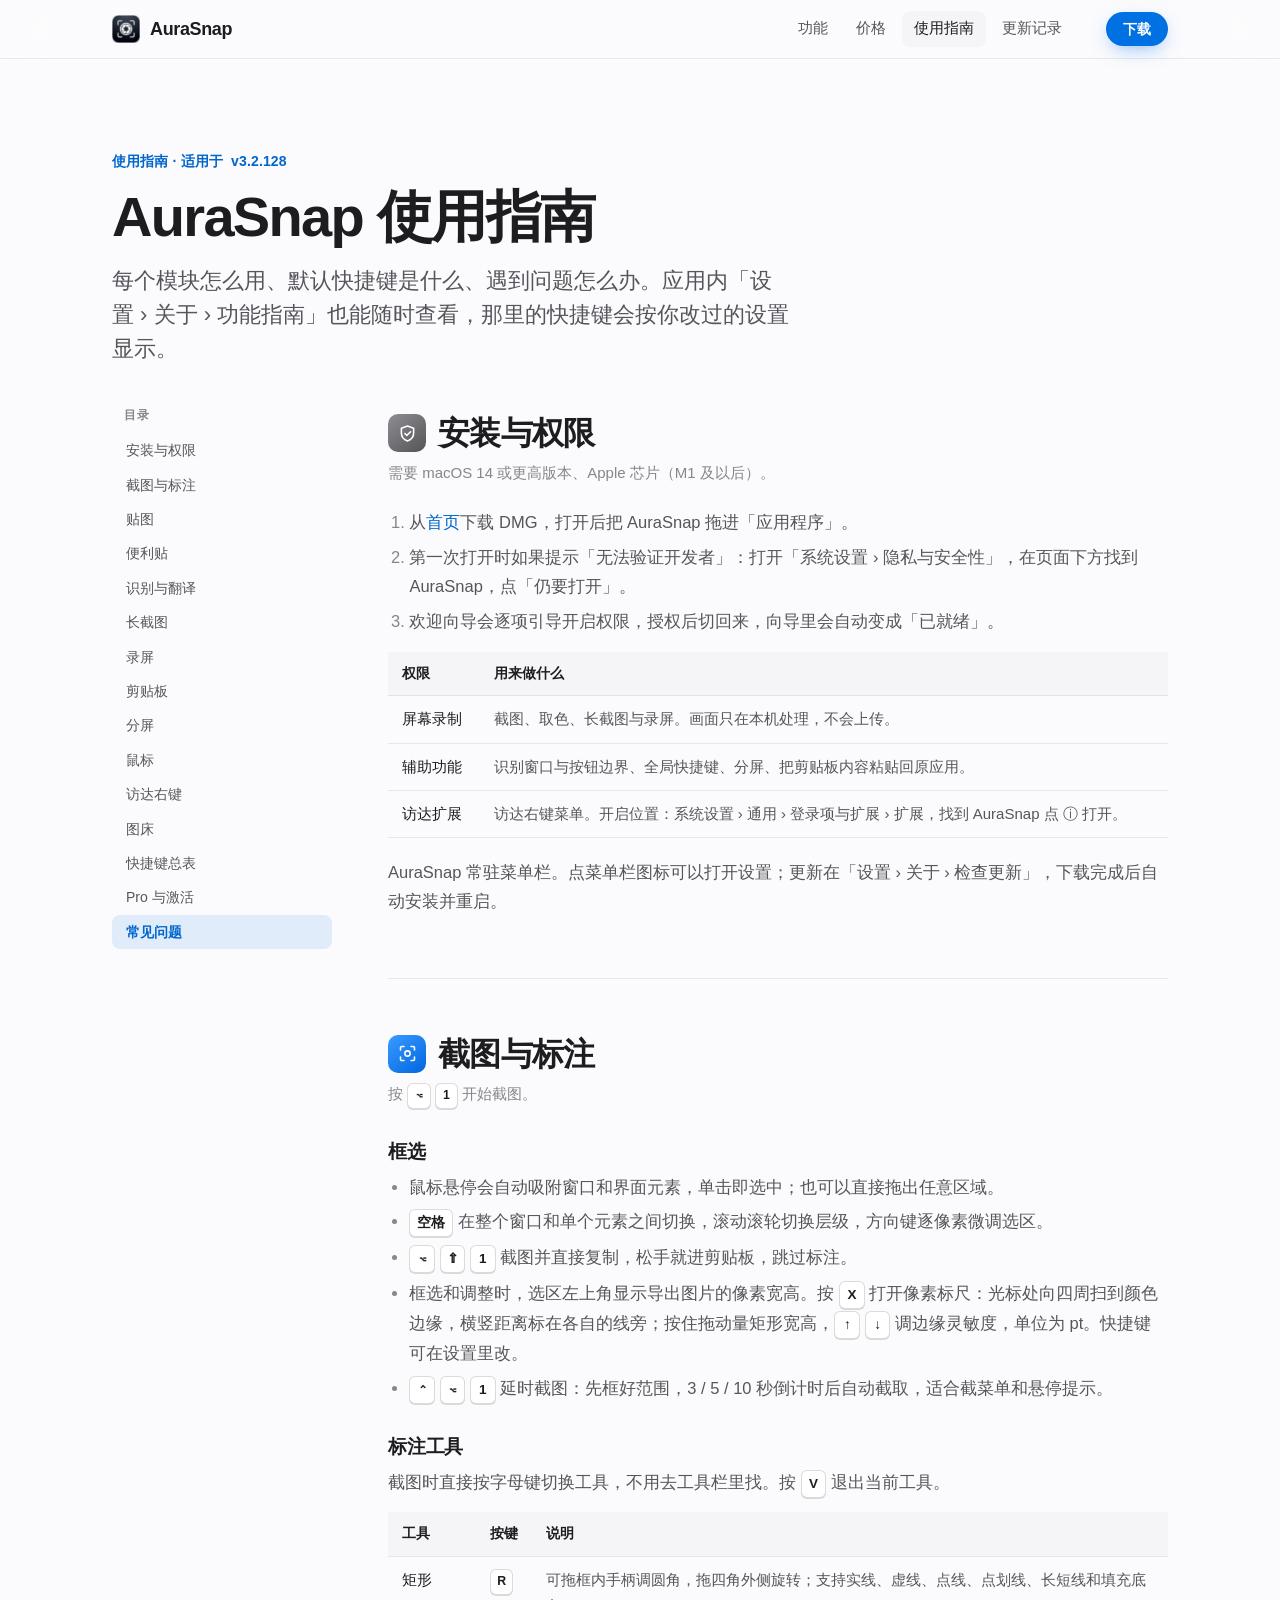
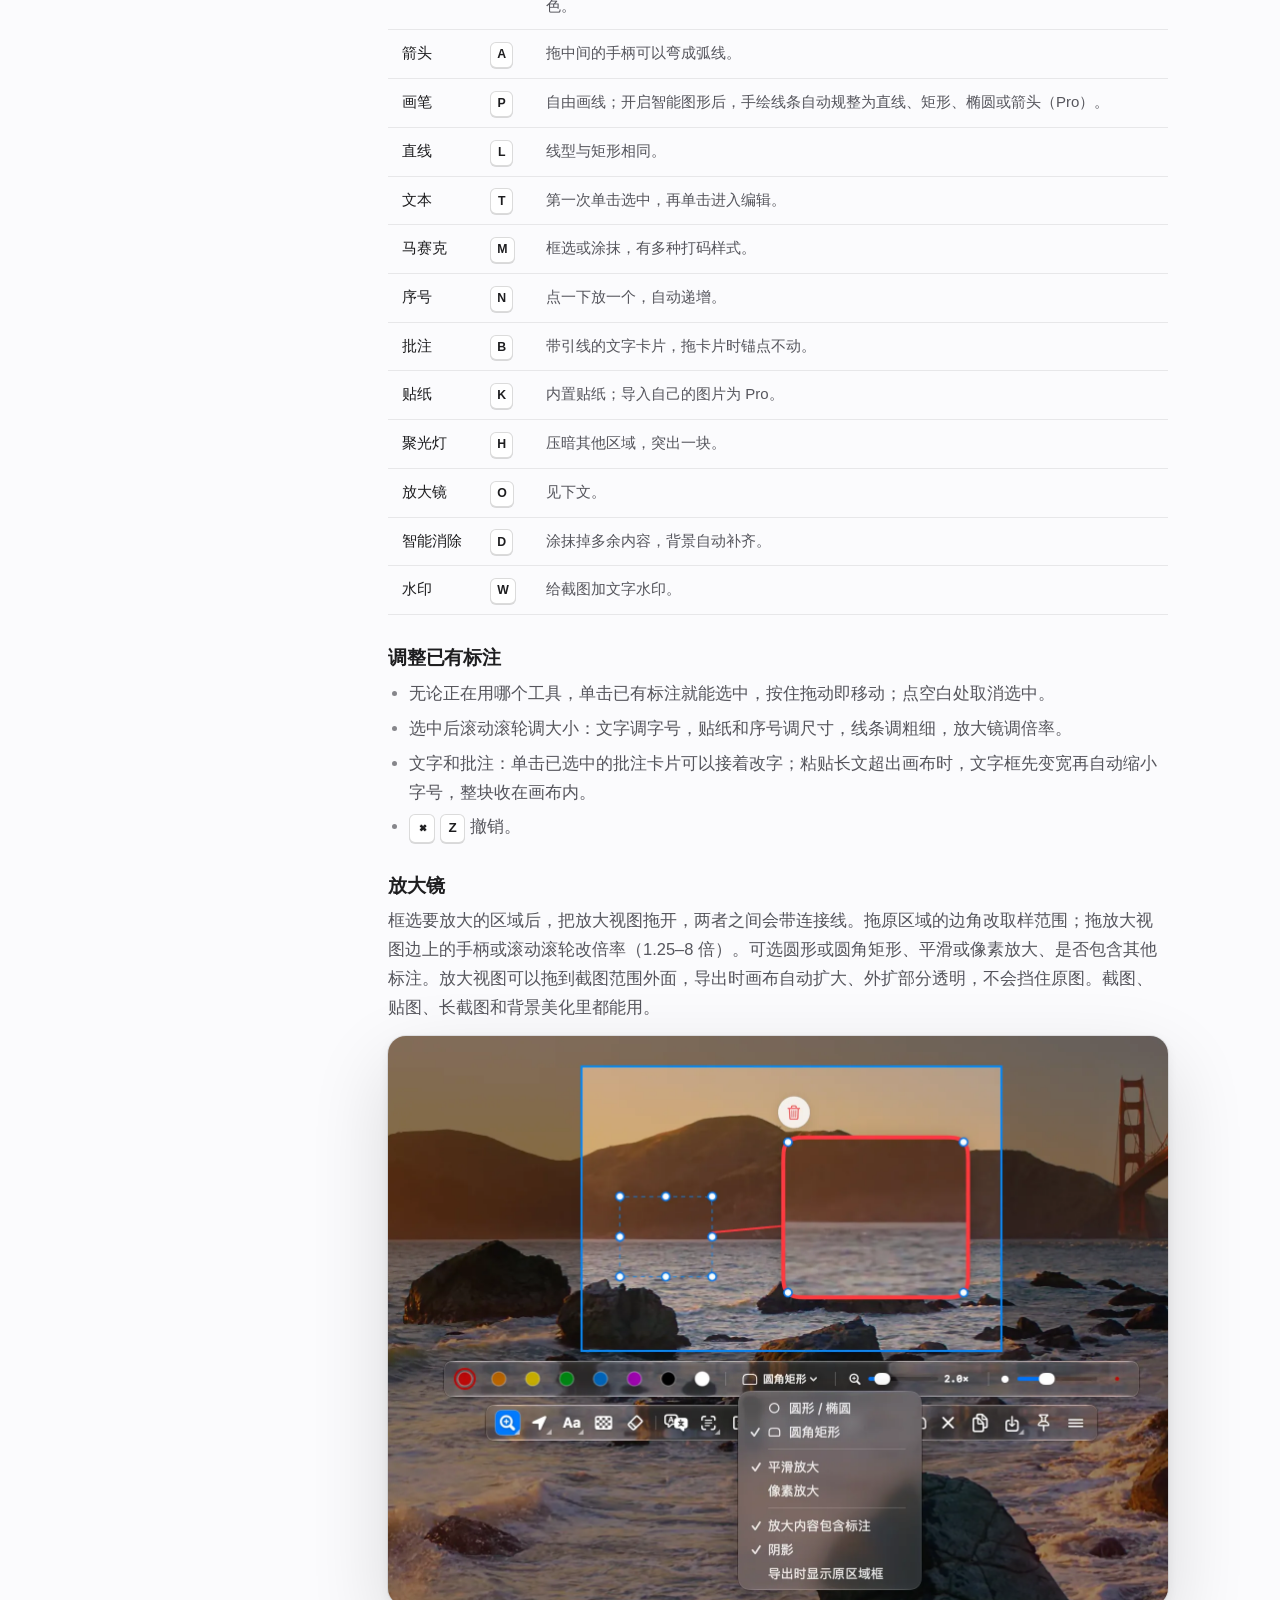
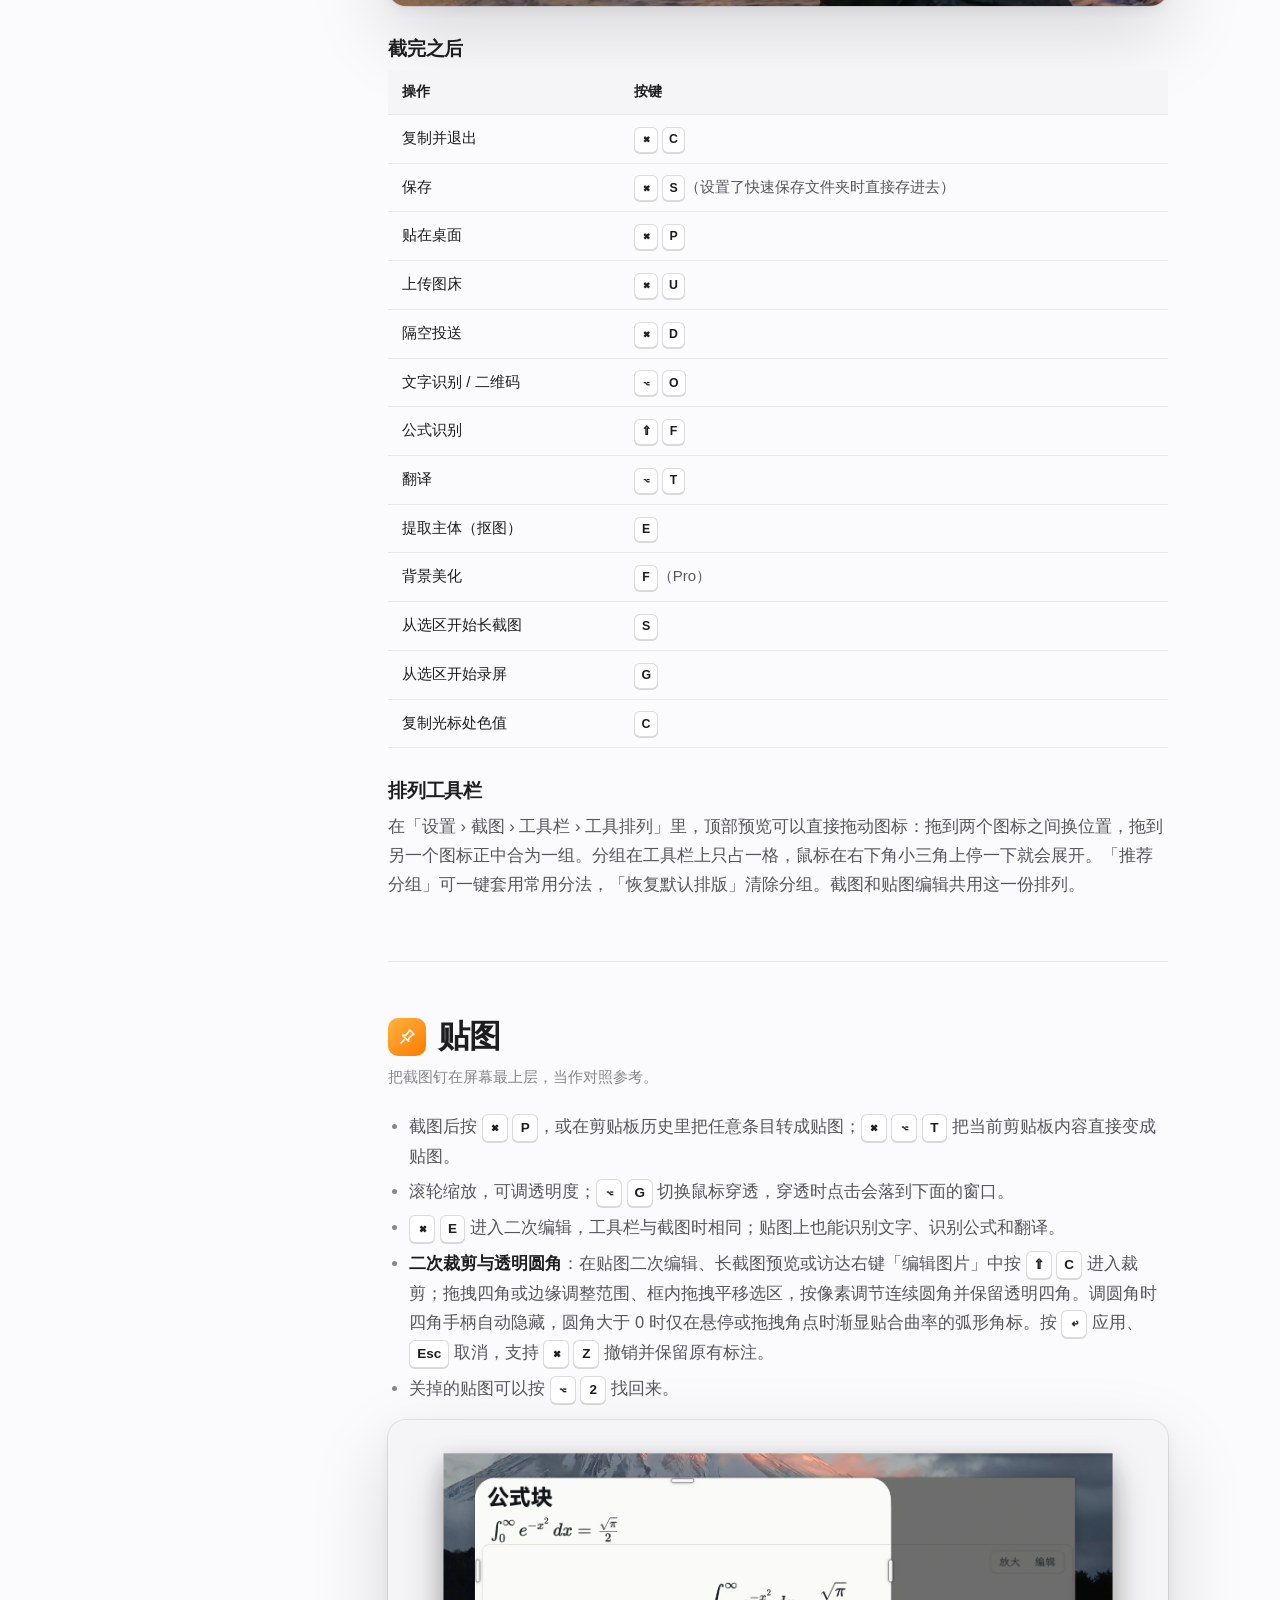
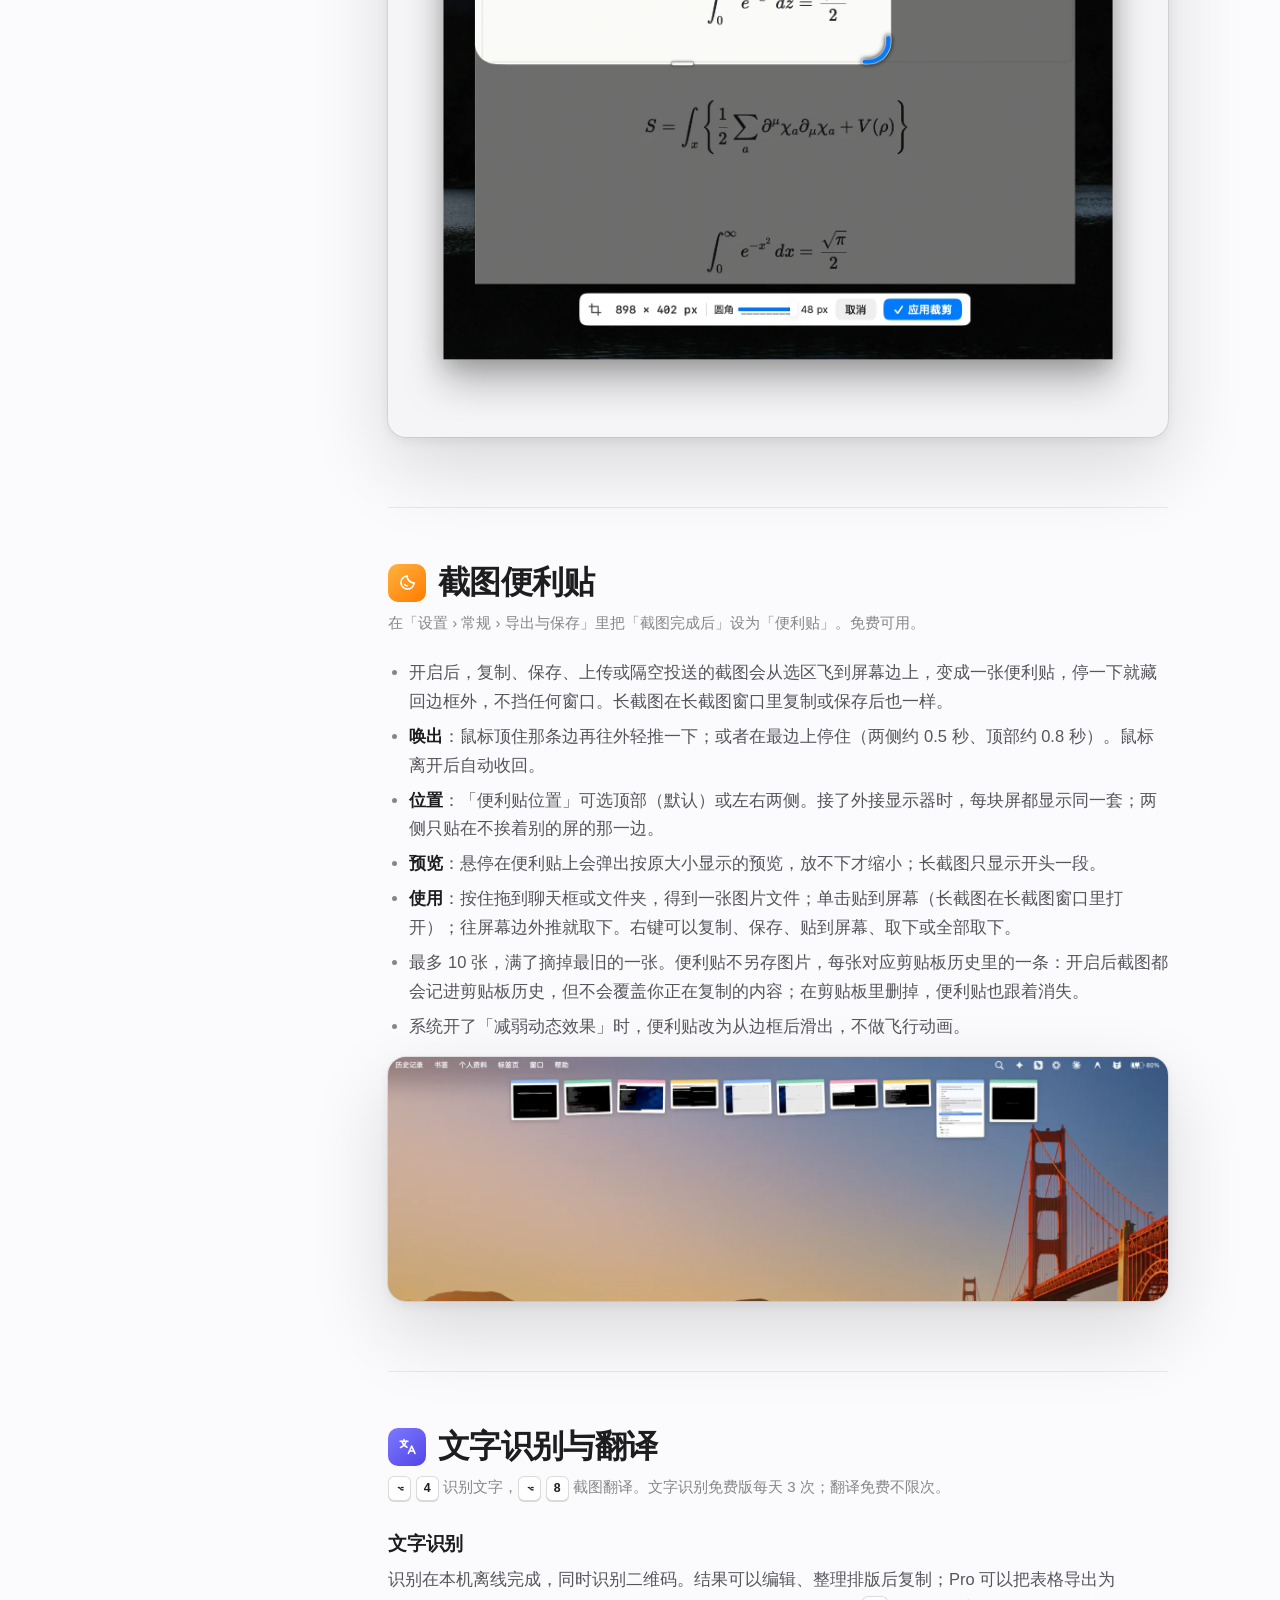
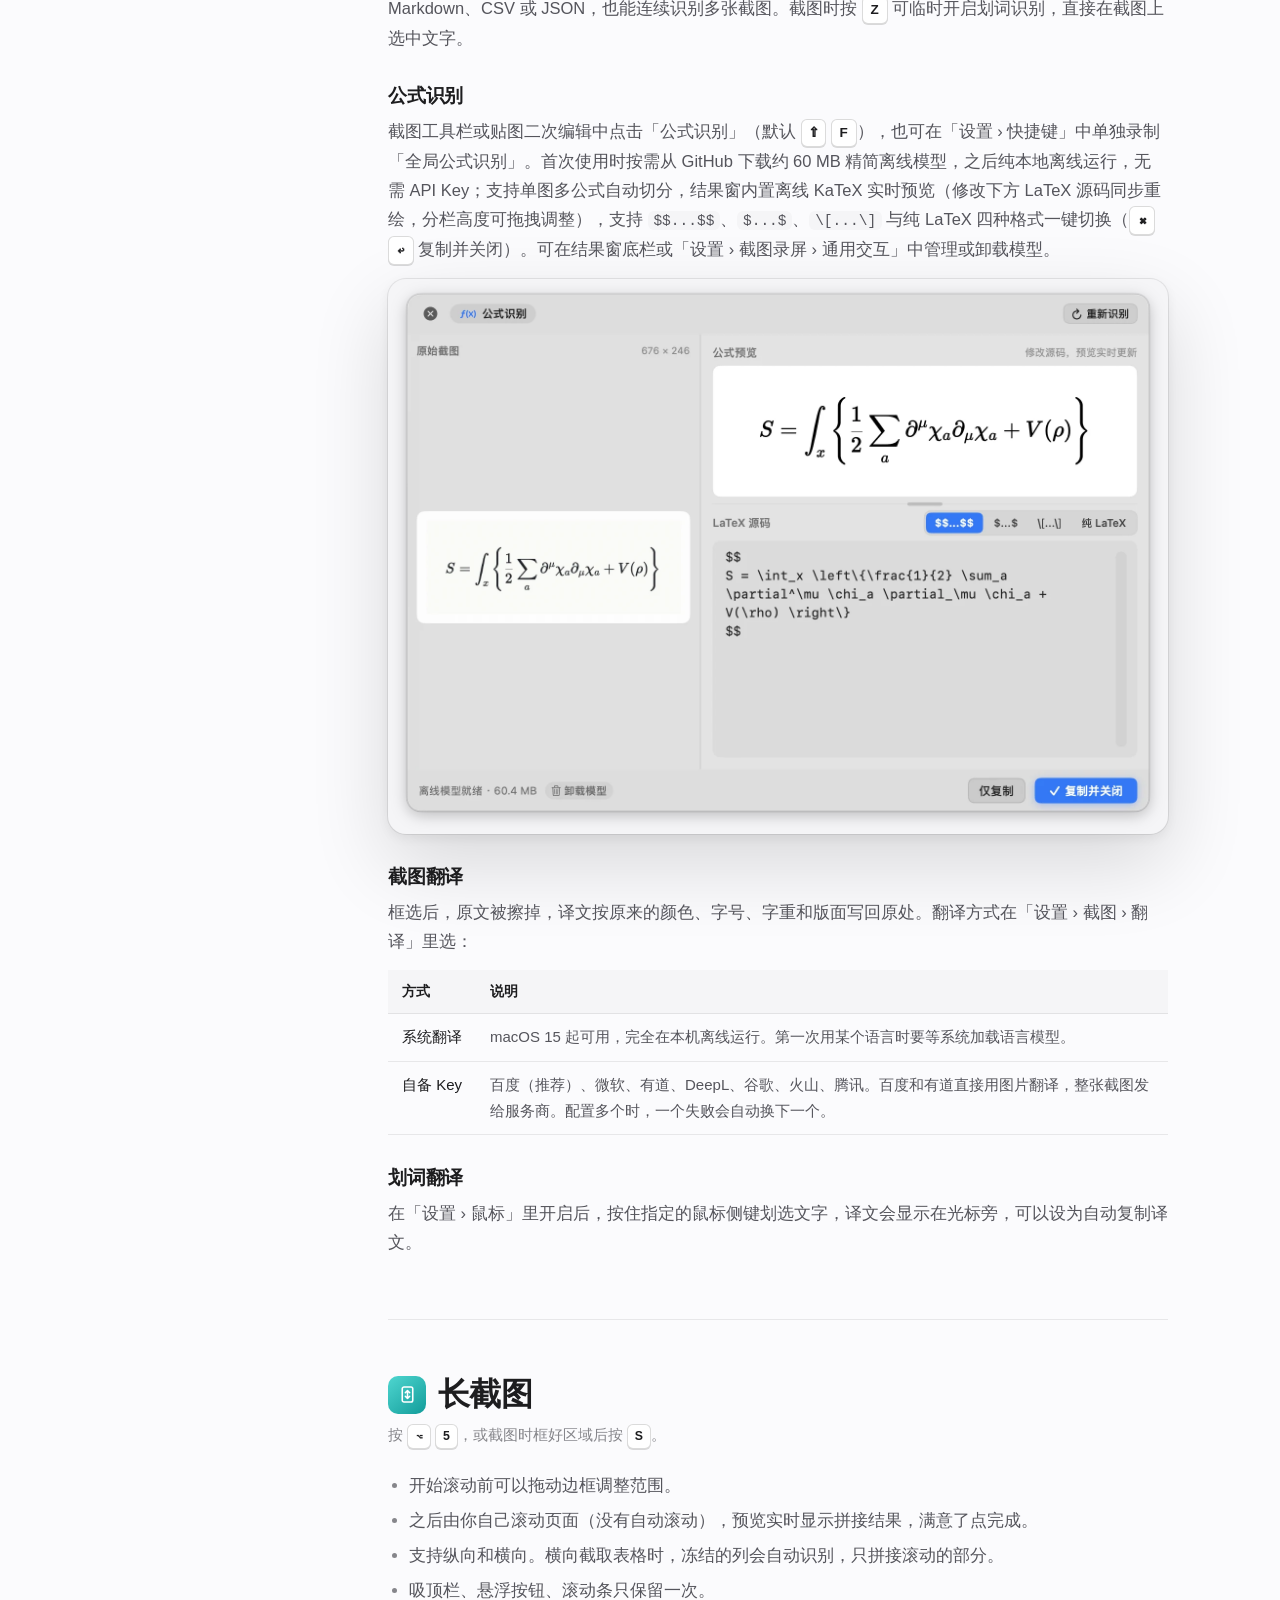
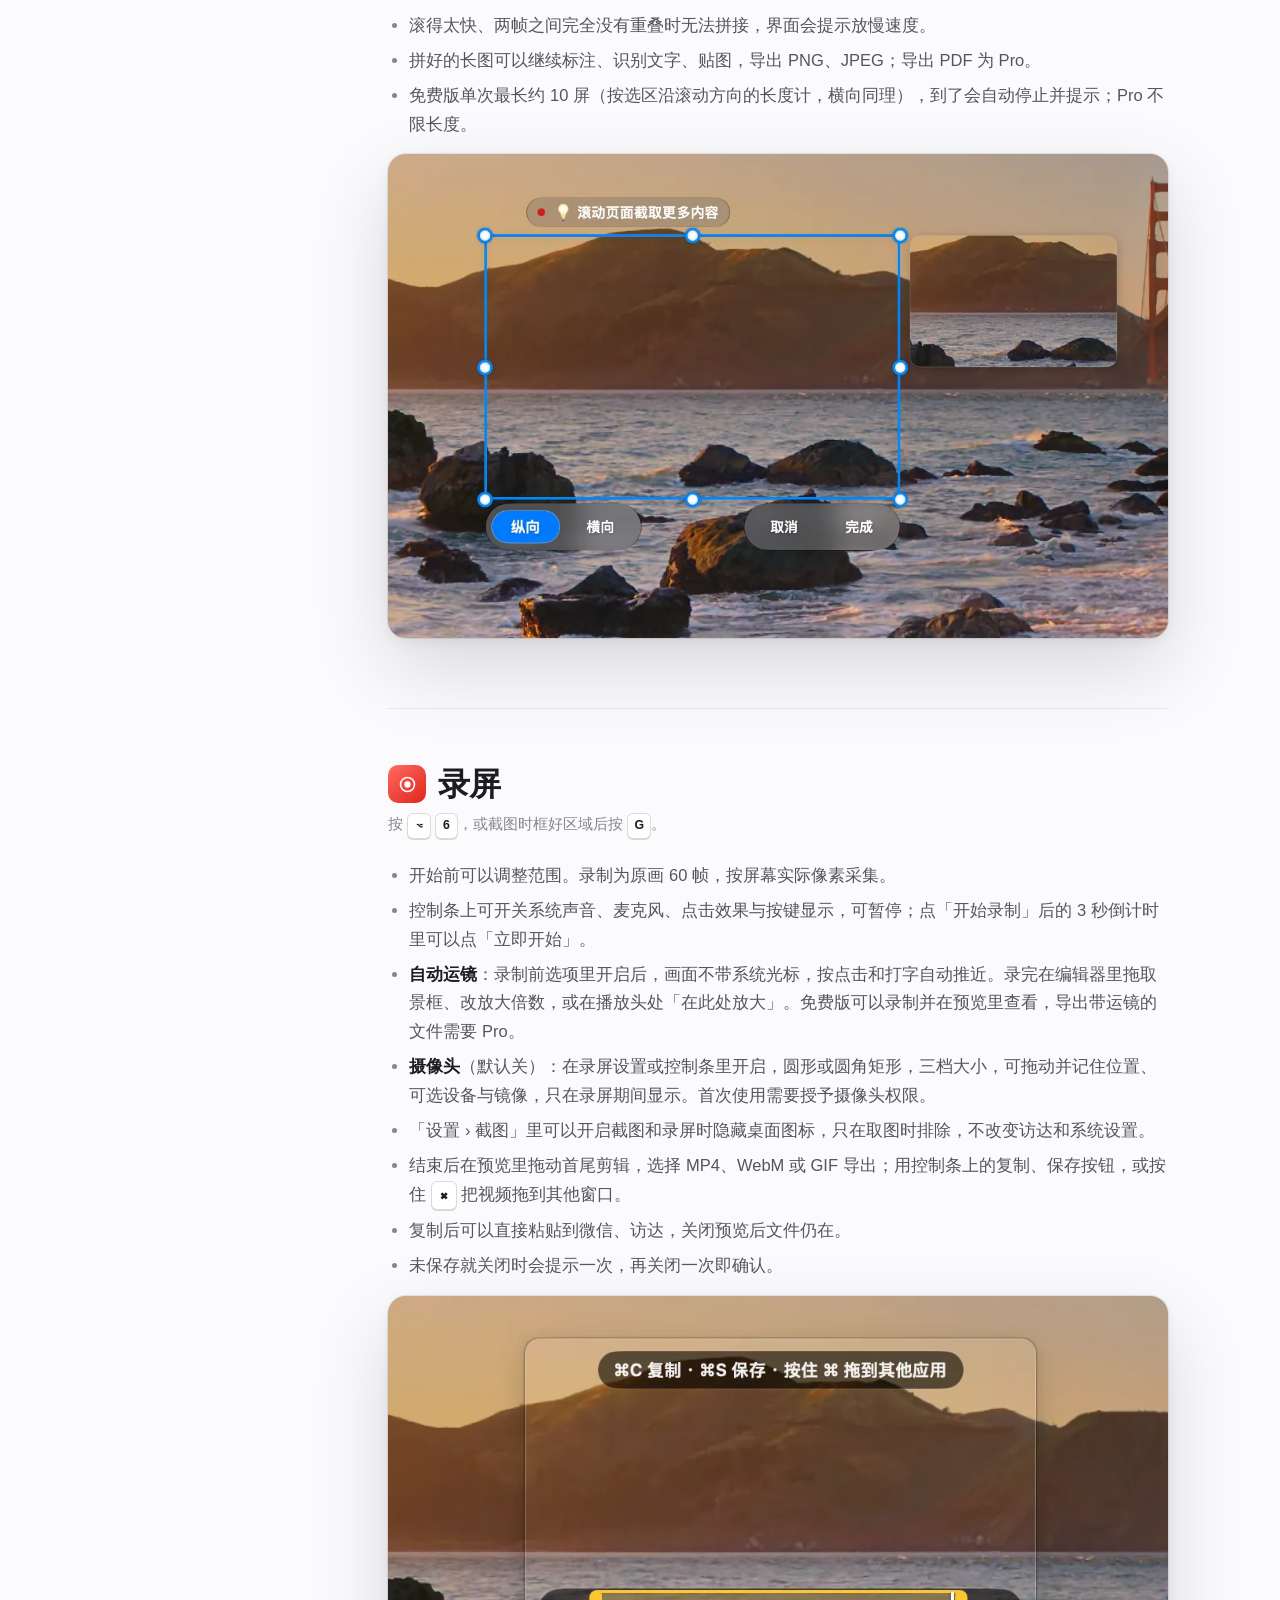
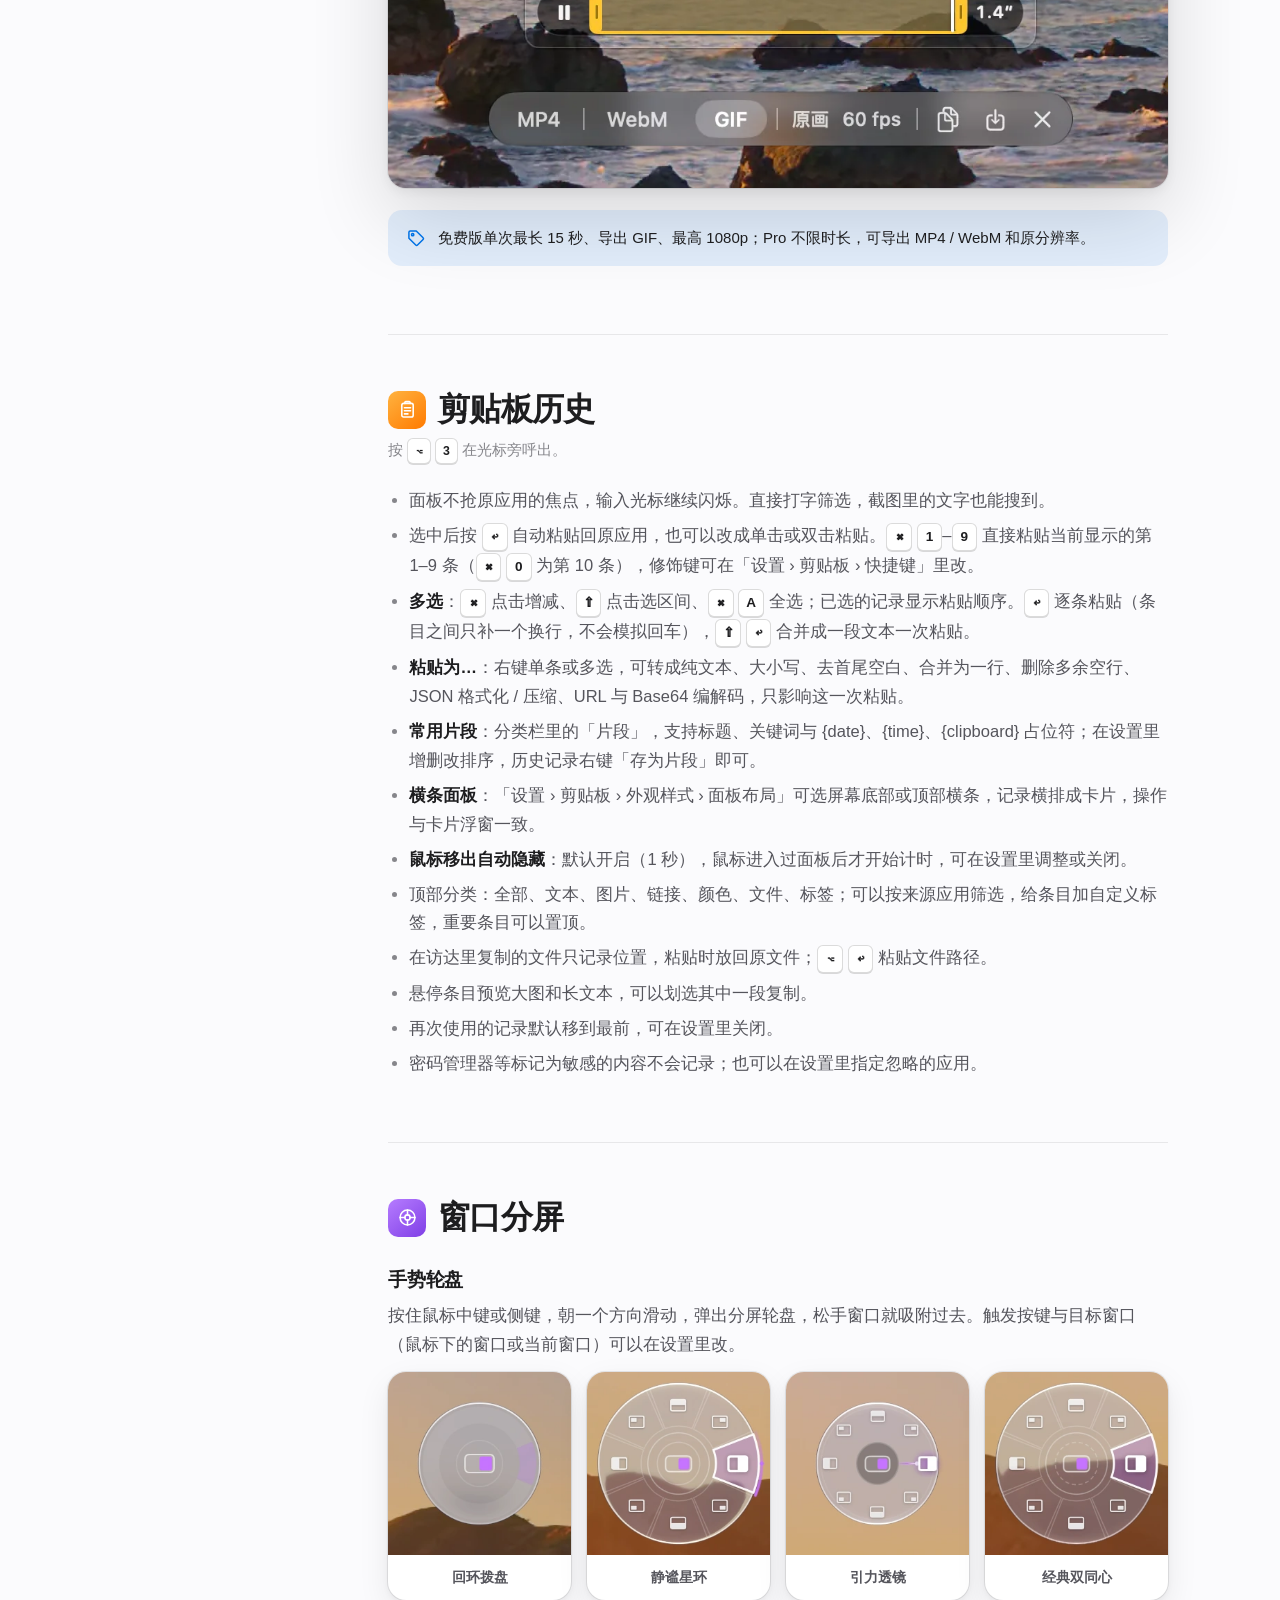
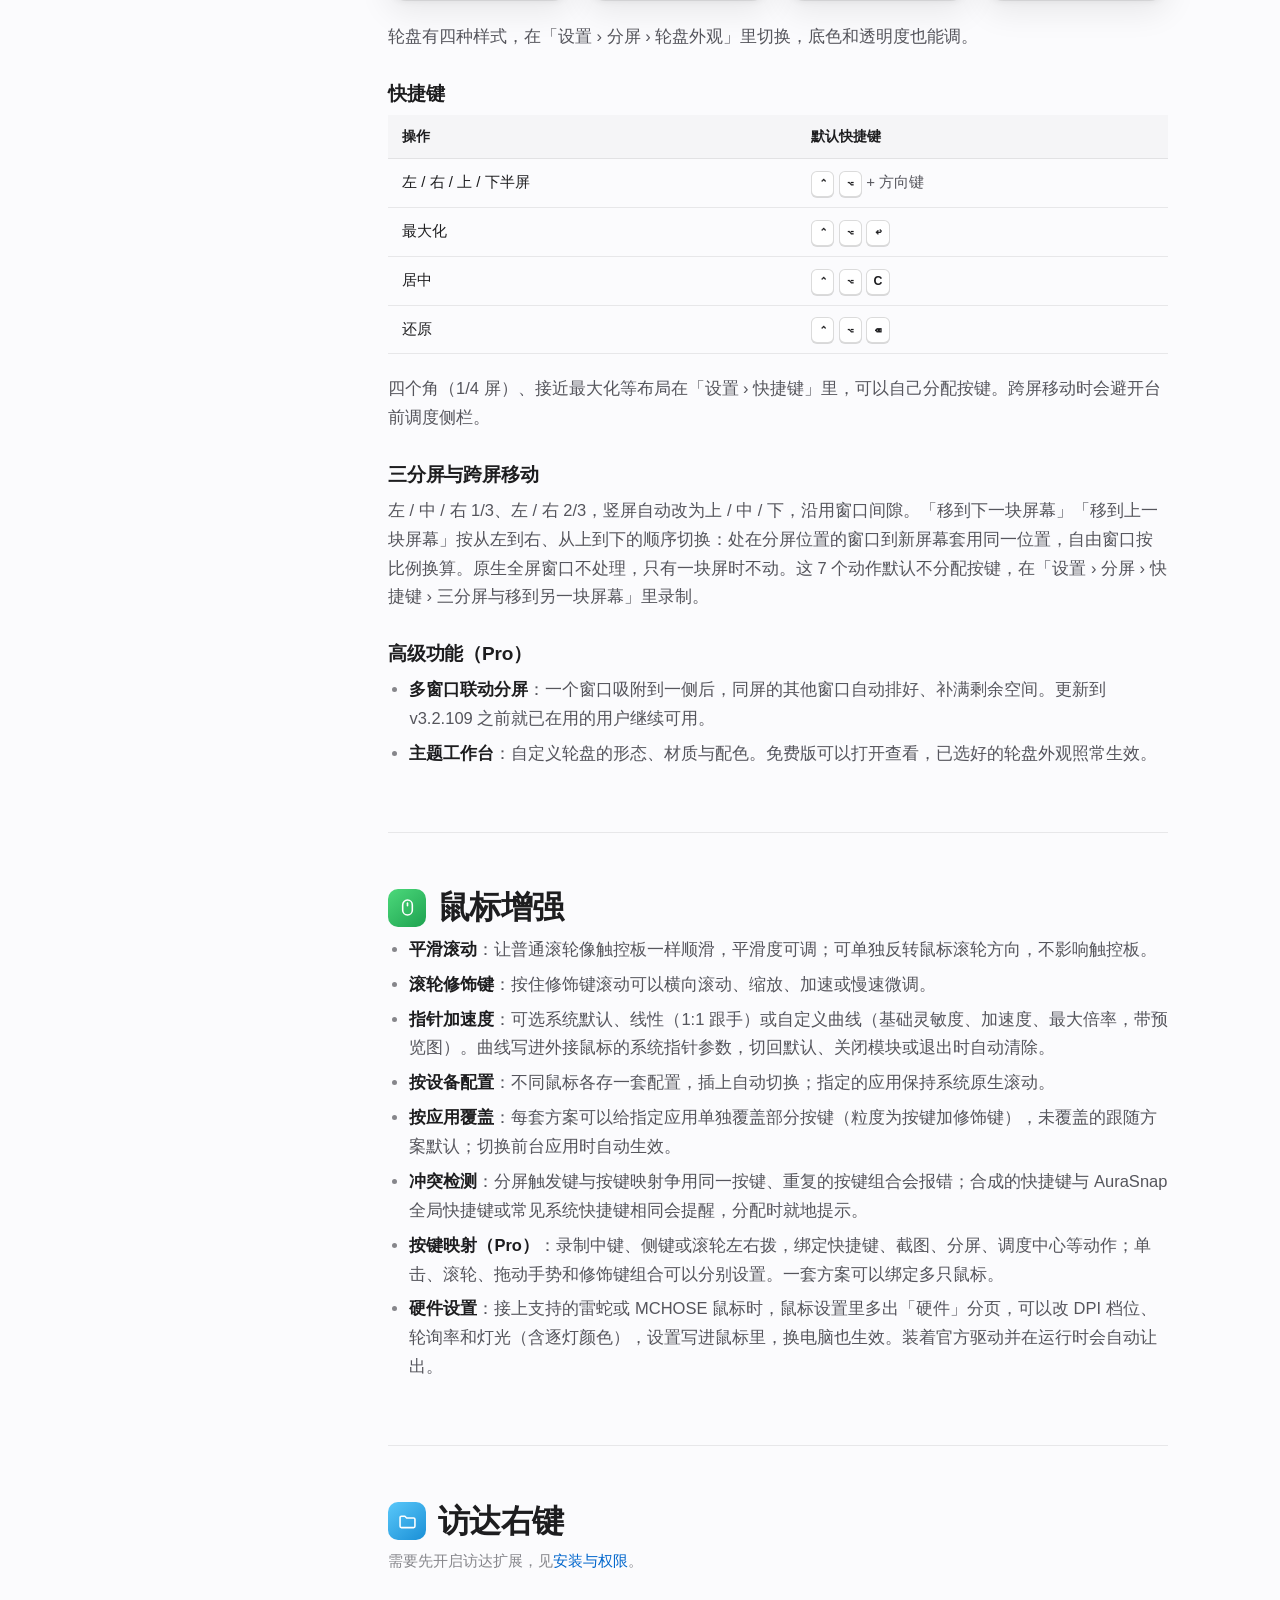
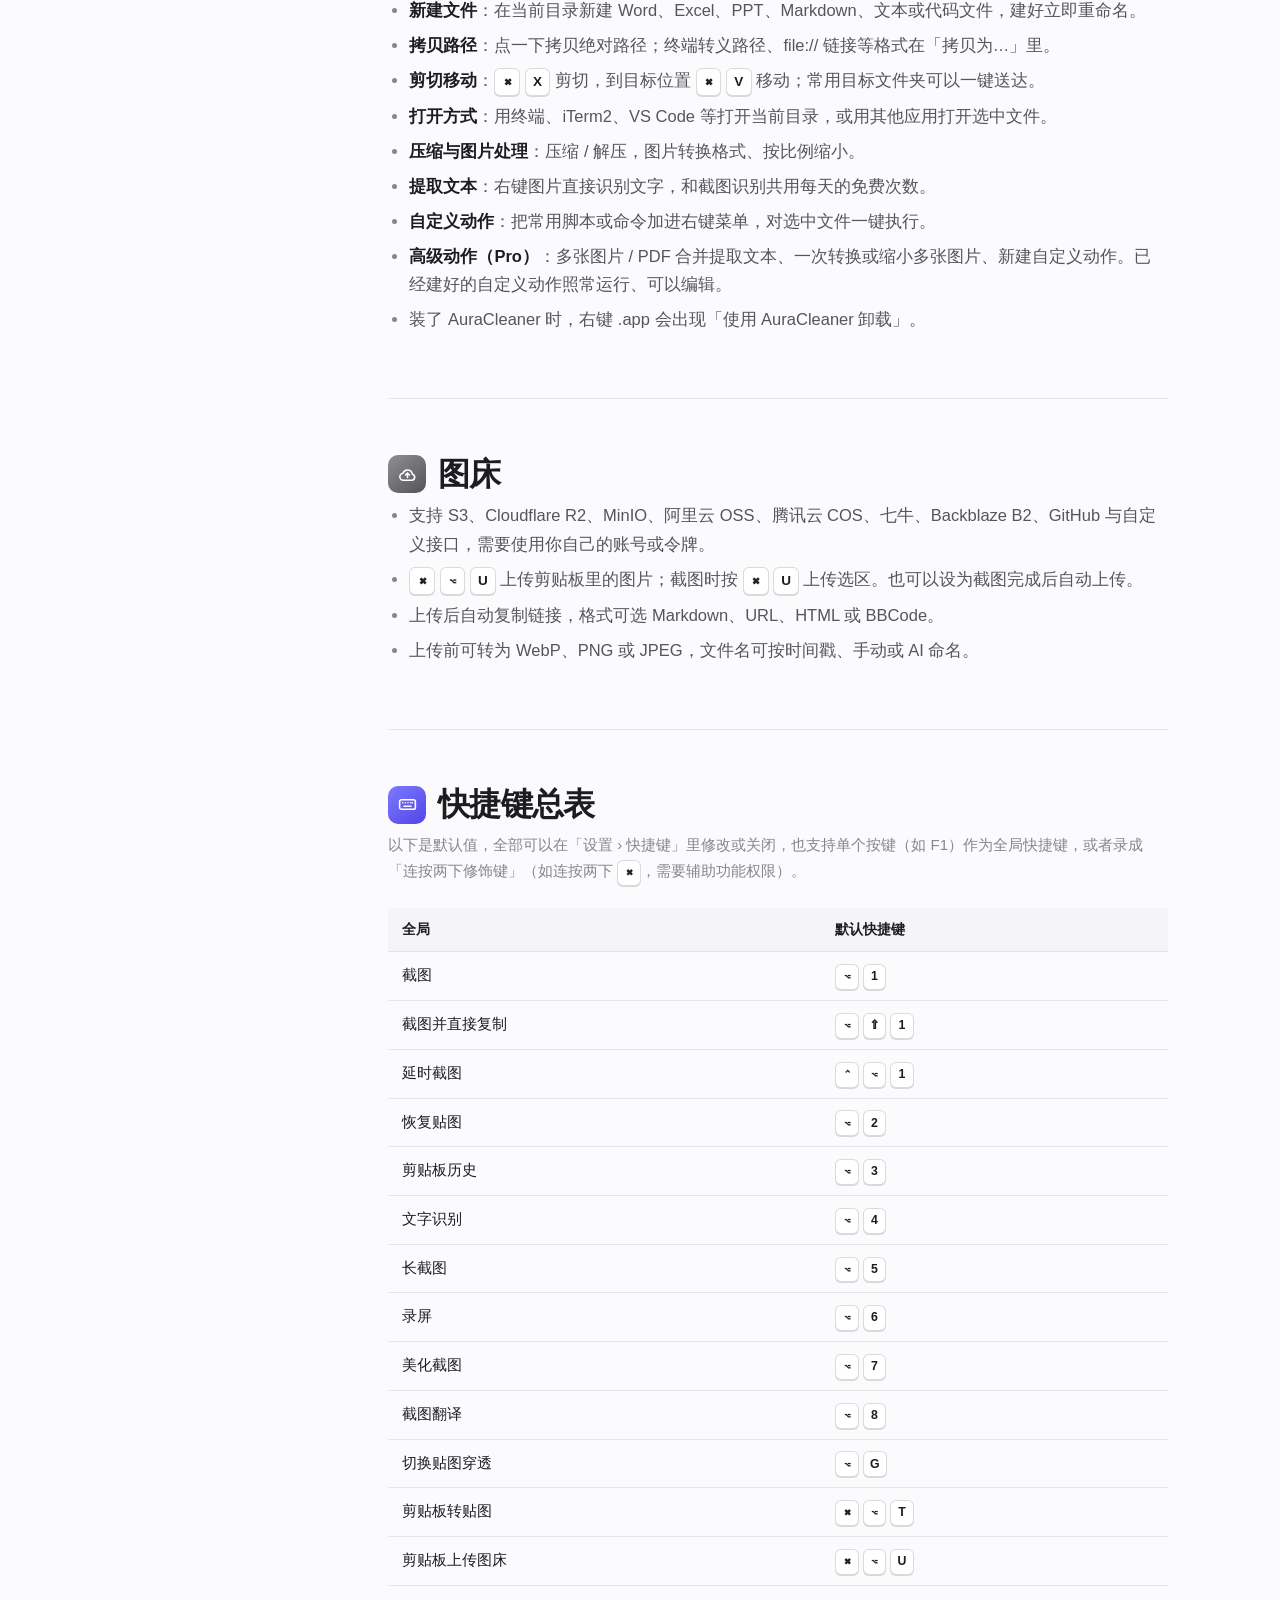
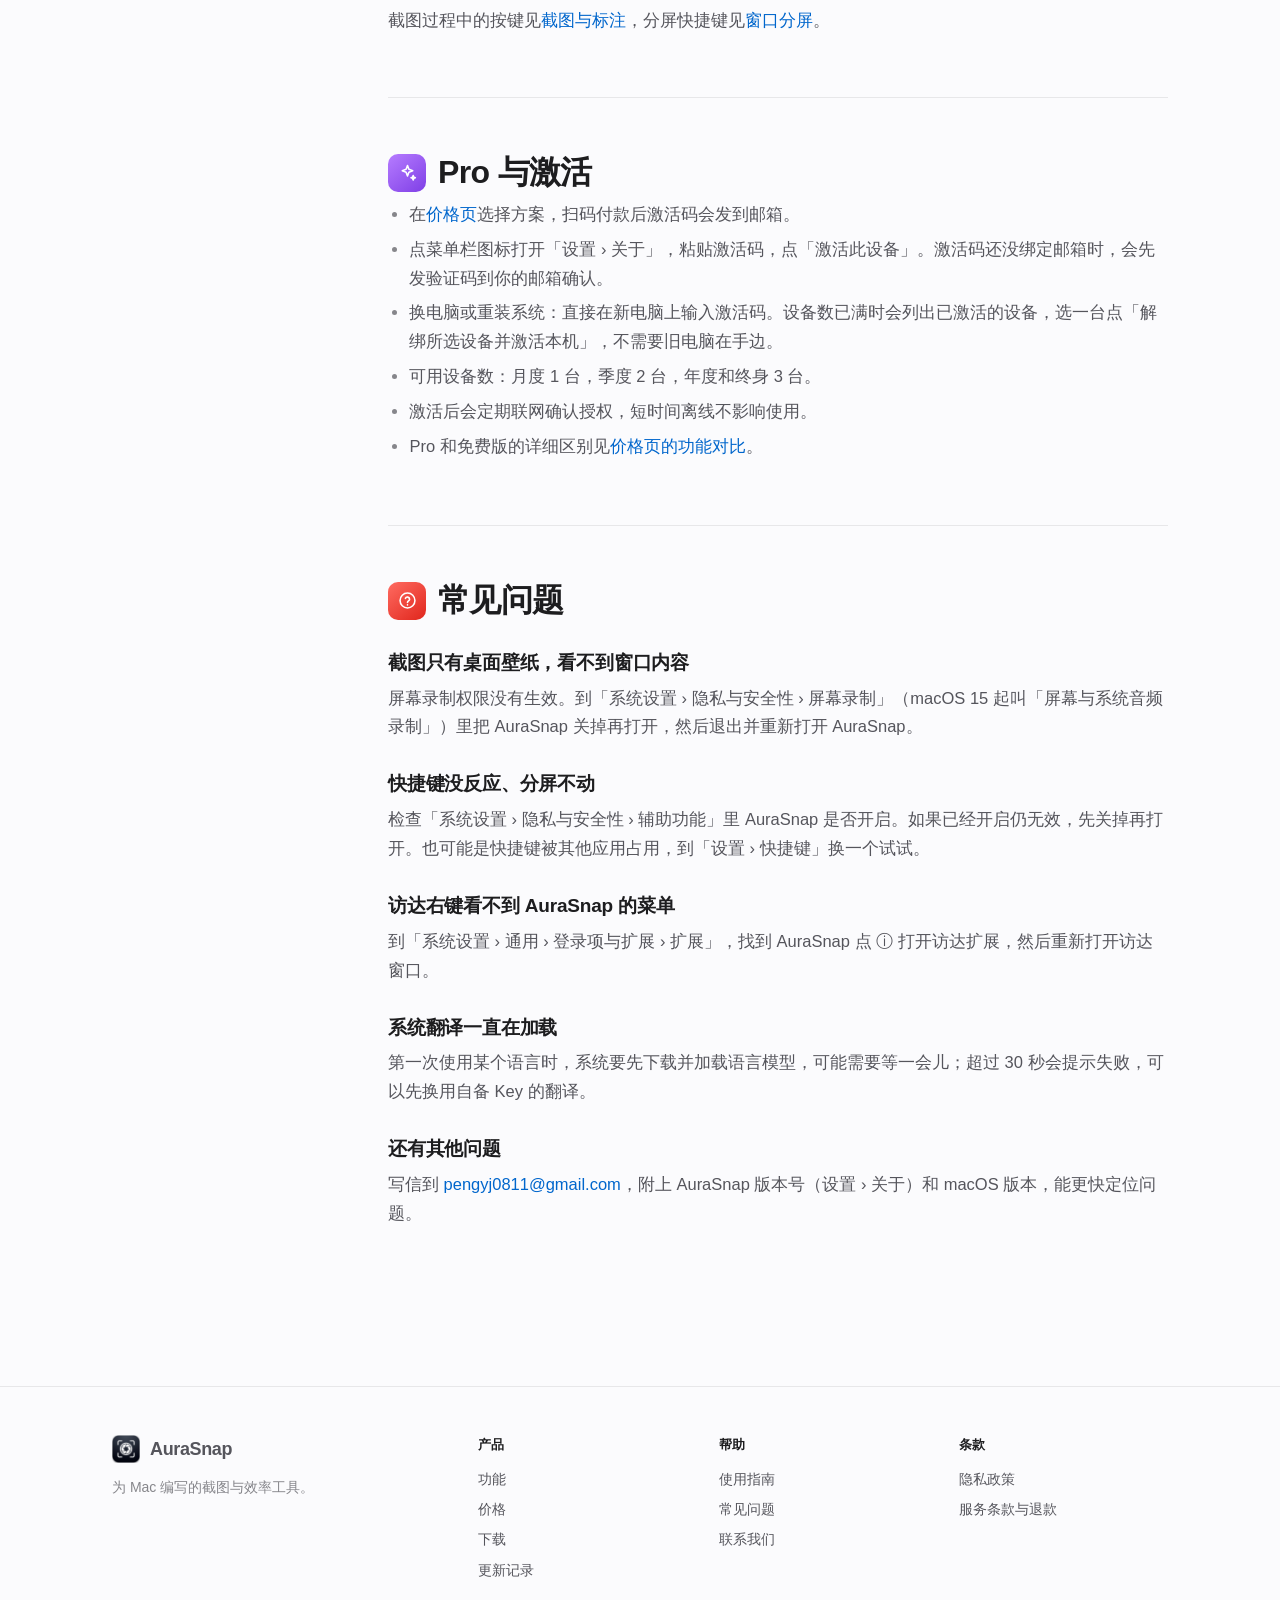
<file: guide.html>
<!DOCTYPE html>
<html lang="zh-CN" class="no-js">
<head>
  <meta charset="UTF-8">
  <meta name="viewport" content="width=device-width, initial-scale=1, viewport-fit=cover">
  <title>使用指南 · AuraSnap</title>
  <meta name="description" content="AuraSnap 使用指南：安装与权限、截图与标注、贴图、文字识别与翻译、长截图、录屏、剪贴板、分屏、鼠标、访达右键、图床与全部快捷键。">
  <link rel="canonical" href="https://aurasnapapp.com/guide">
  <meta name="theme-color" content="#fbfbfd" media="(prefers-color-scheme: light)">
  <meta name="theme-color" content="#000000" media="(prefers-color-scheme: dark)">
  <meta property="og:type" content="article">
  <meta property="og:site_name" content="AuraSnap">
  <meta property="og:title" content="使用指南 · AuraSnap">
  <meta property="og:url" content="https://aurasnapapp.com/guide">
  <link rel="icon" type="image/png" sizes="32x32" href="/favicon.png">
  <link rel="icon" type="image/png" sizes="64x64" href="/favicon-64.png">
  <link rel="apple-touch-icon" sizes="180x180" href="/apple-touch-icon.png">
  <link rel="stylesheet" href="/assets/site.css?v=4.1.0">
</head>
<body>

<header class="nav">
  <div class="wrap nav-inner">
    <a class="brand" href="/"><img src="/assets/app-icon-64.png" alt="" width="28" height="28">AuraSnap</a>
    <button class="nav-toggle" aria-label="打开菜单" aria-expanded="false"><svg class="i"><use href="/assets/icons.svg#menu"/></svg></button>
    <nav class="nav-links" aria-label="主导航">
      <a href="/#features">功能</a>
      <a href="/pricing">价格</a>
      <a href="/guide" aria-current="page">使用指南</a>
      <a href="https://github.com/8wcznkmy6b-del/AuraSnap-PB/releases" target="_blank" rel="noopener">更新记录</a>
      <a class="btn btn-primary" href="/#download">免费下载</a>
    </nav>
    <a class="btn btn-primary btn-sm nav-cta" href="/#download">下载</a>
  </div>
</header>

<main class="wrap">
  <div class="doc-hero">
    <span class="eyebrow">使用指南 · 适用于 <span data-version>v3.2.168</span></span>
    <h1 class="title-lg" style="margin-top:12px;">AuraSnap 使用指南</h1>
    <p class="lead">每个模块怎么用、默认快捷键是什么、遇到问题怎么办。应用内「设置 › 关于 › 功能指南」也能随时查看，那里的快捷键会按你改过的设置显示。</p>
  </div>

  <div class="doc-layout">
    <nav class="toc" aria-label="目录">
      <div class="toc-title">目录</div>
      <a href="#install">安装与权限</a>
      <a href="#capture">截图与标注</a>
      <a href="#pin">贴图</a>
      <a href="#sticky">便利贴</a>
      <a href="#ocr">识别与翻译</a>
      <a href="#long">长截图</a>
      <a href="#record">录屏</a>
      <a href="#clipboard">剪贴板</a>
      <a href="#windows">分屏</a>
      <a href="#mouse">鼠标</a>
      <a href="#finder">访达右键</a>
      <a href="#imagehost">图床</a>
      <a href="#shortcuts">快捷键总表</a>
      <a href="#pro">Pro 与激活</a>
      <a href="#trouble">常见问题</a>
    </nav>

    <article class="prose">
      <section class="doc-sec" id="install">
        <h2><span class="mod-ico c-gray"><svg class="i"><use href="/assets/icons.svg#shield"/></svg></span>安装与权限</h2>
        <p class="sec-sub">需要 macOS 14 或更高版本、Apple 芯片（M1 及以后）。</p>
        <ol>
          <li>从<a href="/#download">首页</a>下载 DMG，打开后把 AuraSnap 拖进「应用程序」。</li>
          <li>第一次打开时如果提示「无法验证开发者」：打开「系统设置 › 隐私与安全性」，在页面下方找到 AuraSnap，点「仍要打开」。</li>
          <li>欢迎向导会逐项引导开启权限，授权后切回来，向导里会自动变成「已就绪」。</li>
        </ol>
        <table>
          <thead><tr><th>权限</th><th>用来做什么</th></tr></thead>
          <tbody>
            <tr><td>屏幕录制</td><td>截图、取色、长截图与录屏。画面只在本机处理，不会上传。</td></tr>
            <tr><td>辅助功能</td><td>识别窗口与按钮边界、全局快捷键、分屏、把剪贴板内容粘贴回原应用。</td></tr>
            <tr><td>访达扩展</td><td>访达右键菜单。开启位置：系统设置 › 通用 › 登录项与扩展 › 扩展，找到 AuraSnap 点 ⓘ 打开。</td></tr>
          </tbody>
        </table>
        <p>AuraSnap 常驻菜单栏。点菜单栏图标可以打开设置；更新在「设置 › 关于 › 检查更新」，下载完成后自动安装并重启。</p>
      </section>

      <section class="doc-sec" id="capture">
        <h2><span class="mod-ico c-blue"><svg class="i"><use href="/assets/icons.svg#capture"/></svg></span>截图与标注</h2>
        <p class="sec-sub">按 <kbd>⌥</kbd> <kbd>1</kbd> 开始截图。</p>
        <h3>框选</h3>
        <ul>
          <li>鼠标悬停会自动吸附窗口和界面元素，单击即选中；也可以直接拖出任意区域。</li>
          <li><kbd>空格</kbd> 在整个窗口和单个元素之间切换，滚动滚轮切换层级，方向键逐像素微调选区。</li>
          <li><kbd>⌥</kbd> <kbd>⇧</kbd> <kbd>1</kbd> 截图并直接复制，松手就进剪贴板，跳过标注。</li>
          <li>框选和调整时，选区左上角显示导出图片的像素宽高。按 <kbd>X</kbd> 打开像素标尺：光标处向四周扫到颜色边缘，横竖距离标在各自的线旁；按住拖动量矩形宽高，<kbd>↑</kbd> <kbd>↓</kbd> 调边缘灵敏度，单位为 pt。快捷键可在设置里改。</li>
          <li><kbd>⌃</kbd> <kbd>⌥</kbd> <kbd>1</kbd> 延时截图：先框好范围，3 / 5 / 10 秒倒计时后自动截取，适合截菜单和悬停提示。</li>
        </ul>
        <h3>标注工具</h3>
        <p>截图时直接按字母键切换工具，不用去工具栏里找。按 <kbd>V</kbd> 退出当前工具。</p>
        <table>
          <thead><tr><th>工具</th><th>按键</th><th>说明</th></tr></thead>
          <tbody>
            <tr><td>矩形</td><td><kbd>R</kbd></td><td>可拖框内手柄调圆角，拖四角外侧旋转；支持实线、虚线、点线、点划线、长短线和填充底色。</td></tr>
            <tr><td>箭头</td><td><kbd>A</kbd></td><td>拖中间的手柄可以弯成弧线。</td></tr>
            <tr><td>画笔</td><td><kbd>P</kbd></td><td>自由画线；开启智能图形后，手绘线条自动规整为直线、矩形、椭圆或箭头（Pro）。</td></tr>
            <tr><td>直线</td><td><kbd>L</kbd></td><td>线型与矩形相同。</td></tr>
            <tr><td>文本</td><td><kbd>T</kbd></td><td>第一次单击选中，再单击进入编辑。</td></tr>
            <tr><td>马赛克</td><td><kbd>M</kbd></td><td>框选或涂抹，有多种打码样式。</td></tr>
            <tr><td>序号</td><td><kbd>N</kbd></td><td>点一下放一个，自动递增。</td></tr>
            <tr><td>批注</td><td><kbd>B</kbd></td><td>带引线的文字卡片，拖卡片时锚点不动。</td></tr>
            <tr><td>贴纸</td><td><kbd>K</kbd></td><td>内置贴纸；导入自己的图片为 Pro。</td></tr>
            <tr><td>聚光灯</td><td><kbd>H</kbd></td><td>压暗其他区域，突出一块。</td></tr>
            <tr><td>放大镜</td><td><kbd>O</kbd></td><td>见下文。</td></tr>
            <tr><td>智能消除</td><td><kbd>D</kbd></td><td>涂抹掉多余内容，背景自动补齐。</td></tr>
            <tr><td>水印</td><td><kbd>W</kbd></td><td>给截图加文字水印。</td></tr>
          </tbody>
        </table>
        <h3>调整已有标注</h3>
        <ul>
          <li>无论正在用哪个工具，单击已有标注就能选中，按住拖动即移动；点空白处取消选中。</li>
          <li>选中后滚动滚轮调大小：文字调字号，贴纸和序号调尺寸，线条调粗细，放大镜调倍率。</li>
          <li>文字和批注：单击已选中的批注卡片可以接着改字；粘贴长文超出画布时，文字框先变宽再自动缩小字号，整块收在画布内。</li>
          <li><kbd>⌘</kbd> <kbd>Z</kbd> 撤销。</li>
        </ul>
        <h3>放大镜</h3>
        <p>框选要放大的区域后，把放大视图拖开，两者之间会带连接线。拖原区域的边角改取样范围；拖放大视图边上的手柄或滚动滚轮改倍率（1.25–8 倍）。可选圆形或圆角矩形、平滑或像素放大、是否包含其他标注。放大视图可以拖到截图范围外面，导出时画布自动扩大、外扩部分透明，不会挡住原图。截图、贴图、长截图和背景美化里都能用。</p>
        <figure class="shot" style="margin:8px 0 22px;"><img src="/assets/shots/magnifier.webp" alt="放大镜标注与形状、放大方式选项" width="1564" height="1144" loading="lazy" decoding="async"></figure>
        <h3>截完之后</h3>
        <table>
          <thead><tr><th>操作</th><th>按键</th></tr></thead>
          <tbody>
            <tr><td>复制并退出</td><td><kbd>⌘</kbd> <kbd>C</kbd></td></tr>
            <tr><td>保存</td><td><kbd>⌘</kbd> <kbd>S</kbd>（设置了快速保存文件夹时直接存进去）</td></tr>
            <tr><td>贴在桌面</td><td><kbd>⌘</kbd> <kbd>P</kbd></td></tr>
            <tr><td>上传图床</td><td><kbd>⌘</kbd> <kbd>U</kbd></td></tr>
            <tr><td>隔空投送</td><td><kbd>⌘</kbd> <kbd>D</kbd></td></tr>
            <tr><td>文字识别 / 二维码</td><td><kbd>⌥</kbd> <kbd>O</kbd></td></tr>
            <tr><td>公式识别</td><td><kbd>⇧</kbd> <kbd>F</kbd></td></tr>
            <tr><td>翻译</td><td><kbd>⌥</kbd> <kbd>T</kbd></td></tr>
            <tr><td>提取主体（抠图）</td><td><kbd>E</kbd></td></tr>
            <tr><td>背景美化</td><td><kbd>F</kbd>（Pro）</td></tr>
            <tr><td>从选区开始长截图</td><td><kbd>S</kbd></td></tr>
            <tr><td>从选区开始录屏</td><td><kbd>G</kbd></td></tr>
            <tr><td>复制光标处色值</td><td><kbd>C</kbd></td></tr>
          </tbody>
        </table>
        <h3>排列工具栏</h3>
        <p>在「设置 › 截图 › 工具栏 › 工具排列」里，顶部预览可以直接拖动图标：拖到两个图标之间换位置，拖到另一个图标正中合为一组。分组在工具栏上只占一格，鼠标在右下角小三角上停一下就会展开。「推荐分组」可一键套用常用分法，「恢复默认排版」清除分组。截图和贴图编辑共用这一份排列。</p>
      </section>

      <section class="doc-sec" id="pin">
        <h2><span class="mod-ico c-orange"><svg class="i"><use href="/assets/icons.svg#pin"/></svg></span>贴图</h2>
        <p class="sec-sub">把截图钉在屏幕最上层，当作对照参考。</p>
        <ul>
          <li>截图后按 <kbd>⌘</kbd> <kbd>P</kbd>，或在剪贴板历史里把任意条目转成贴图；<kbd>⌘</kbd> <kbd>⌥</kbd> <kbd>T</kbd> 把当前剪贴板内容直接变成贴图。</li>
          <li>滚轮缩放，可调透明度；<kbd>⌥</kbd> <kbd>G</kbd> 切换鼠标穿透，穿透时点击会落到下面的窗口。</li>
          <li><kbd>⌘</kbd> <kbd>E</kbd> 进入二次编辑，工具栏与截图时相同；贴图上也能识别文字、识别公式和翻译。</li>
          <li><strong>二次裁剪与透明圆角</strong>：在贴图二次编辑、长截图预览或访达右键「编辑图片」中按 <kbd>⇧</kbd> <kbd>C</kbd> 进入裁剪；拖拽四角或边缘调整范围、框内拖拽平移选区，按像素调节连续圆角并保留透明四角。调圆角时四角手柄自动隐藏，圆角大于 0 时仅在悬停或拖拽角点时渐显贴合曲率的弧形角标。按 <kbd>↩</kbd> 应用、<kbd>Esc</kbd> 取消，支持 <kbd>⌘</kbd> <kbd>Z</kbd> 撤销并保留原有标注。</li>
          <li>关掉的贴图可以按 <kbd>⌥</kbd> <kbd>2</kbd> 找回来。</li>
        </ul>
        <figure class="shot" style="margin:8px 0 22px;"><img src="/assets/shots/crop-rounded.webp" alt="二次编辑圆角裁剪：按像素调节连续圆角，悬停角点渐显贴合曲率的蓝色弧形角标" width="1687" height="1334" loading="lazy" decoding="async"></figure>
      </section>

      <section class="doc-sec" id="sticky">
        <h2><span class="mod-ico c-orange"><svg class="i"><use href="/assets/icons.svg#sticker"/></svg></span>截图便利贴</h2>
        <p class="sec-sub">在「设置 › 常规 › 导出与保存」里把「截图完成后」设为「便利贴」。免费可用。</p>
        <ul>
          <li>开启后，复制、保存、上传或隔空投送的截图会从选区飞到屏幕边上，变成一张便利贴，停一下就藏回边框外，不挡任何窗口。长截图在长截图窗口里复制或保存后也一样。</li>
          <li><strong>唤出</strong>：鼠标顶住那条边再往外轻推一下；或者在最边上停住（两侧约 0.5 秒、顶部约 0.8 秒）。鼠标离开后自动收回。</li>
          <li><strong>位置</strong>：「便利贴位置」可选顶部（默认）或左右两侧。接了外接显示器时，每块屏都显示同一套；两侧只贴在不挨着别的屏的那一边。</li>
          <li><strong>预览</strong>：悬停在便利贴上会弹出按原大小显示的预览，放不下才缩小；长截图只显示开头一段。</li>
          <li><strong>使用</strong>：按住拖到聊天框或文件夹，得到一张图片文件；单击贴到屏幕（长截图在长截图窗口里打开）；往屏幕边外推就取下。右键可以复制、保存、贴到屏幕、取下或全部取下。</li>
          <li>最多 10 张，满了摘掉最旧的一张。便利贴不另存图片，每张对应剪贴板历史里的一条：开启后截图都会记进剪贴板历史，但不会覆盖你正在复制的内容；在剪贴板里删掉，便利贴也跟着消失。</li>
          <li>系统开了「减弱动态效果」时，便利贴改为从边框后滑出，不做飞行动画。</li>
        </ul>
        <figure class="shot" style="margin:8px 0 22px;"><img src="/assets/shots/sticky-wall.webp" alt="屏幕顶部一排十张便利贴" width="1600" height="501" loading="lazy" decoding="async"></figure>
      </section>

      <section class="doc-sec" id="ocr">
        <h2><span class="mod-ico c-indigo"><svg class="i"><use href="/assets/icons.svg#translate"/></svg></span>文字识别与翻译</h2>
        <p class="sec-sub"><kbd>⌥</kbd> <kbd>4</kbd> 识别文字，<kbd>⌥</kbd> <kbd>8</kbd> 截图翻译。文字识别免费版每天 3 次；翻译免费不限次。</p>
        <h3>文字识别</h3>
        <p>识别在本机离线完成，同时识别二维码。结果可以编辑、整理排版后复制；Pro 可以把表格导出为 Markdown、CSV 或 JSON，也能连续识别多张截图。截图时按 <kbd>Z</kbd> 可临时开启划词识别，直接在截图上选中文字。</p>
        <h3>公式识别</h3>
        <p>截图工具栏或贴图二次编辑中点击「公式识别」（默认 <kbd>⇧</kbd> <kbd>F</kbd>），也可在「设置 › 快捷键」中单独录制「全局公式识别」。首次使用时按需从 GitHub 下载约 60 MB 精简离线模型，之后纯本地离线运行，无需 API Key；支持单图多公式自动切分，结果窗内置离线 KaTeX 实时预览（修改下方 LaTeX 源码同步重绘，分栏高度可拖拽调整），支持 <code>$$...$$</code>、<code>$...$</code>、<code>\[...\]</code> 与纯 LaTeX 四种格式一键切换（<kbd>⌘</kbd> <kbd>↩</kbd> 复制并关闭）。可在结果窗底栏或「设置 › 截图录屏 › 通用交互」中管理或卸载模型。</p>
        <figure class="shot" style="margin:8px 0 22px;"><img src="/assets/shots/formula-recognition.webp" alt="公式识别结果窗：原始截图、离线 KaTeX 实时预览与 LaTeX 源码" width="1598" height="1138" loading="lazy" decoding="async"></figure>
        <h3>截图翻译</h3>
        <p>框选后，原文被擦掉，译文按原来的颜色、字号、字重和版面写回原处。翻译方式在「设置 › 截图 › 翻译」里选：</p>
        <table>
          <thead><tr><th>方式</th><th>说明</th></tr></thead>
          <tbody>
            <tr><td>系统翻译</td><td>macOS 15 起可用，完全在本机离线运行。第一次用某个语言时要等系统加载语言模型。</td></tr>
            <tr><td>自备 Key</td><td>百度（推荐）、微软、有道、DeepL、谷歌、火山、腾讯。百度和有道直接用图片翻译，整张截图发给服务商。配置多个时，一个失败会自动换下一个。</td></tr>
          </tbody>
        </table>
        <h3>划词翻译</h3>
        <p>在「设置 › 鼠标」里开启后，按住指定的鼠标侧键划选文字，译文会显示在光标旁，可以设为自动复制译文。</p>
      </section>

      <section class="doc-sec" id="long">
        <h2><span class="mod-ico c-teal"><svg class="i"><use href="/assets/icons.svg#longshot"/></svg></span>长截图</h2>
        <p class="sec-sub">按 <kbd>⌥</kbd> <kbd>5</kbd>，或截图时框好区域后按 <kbd>S</kbd>。</p>
        <ul>
          <li>开始滚动前可以拖动边框调整范围。</li>
          <li>之后由你自己滚动页面（没有自动滚动），预览实时显示拼接结果，满意了点完成。</li>
          <li>支持纵向和横向。横向截取表格时，冻结的列会自动识别，只拼接滚动的部分。</li>
          <li>吸顶栏、悬浮按钮、滚动条只保留一次。</li>
          <li>滚得太快、两帧之间完全没有重叠时无法拼接，界面会提示放慢速度。</li>
          <li>拼好的长图可以继续标注、识别文字、贴图，导出 PNG、JPEG；导出 PDF 为 Pro。</li>
          <li>免费版单次最长约 10 屏（按选区沿滚动方向的长度计，横向同理），到了会自动停止并提示；Pro 不限长度。</li>
        </ul>
        <figure class="shot" style="margin:8px 0 22px;"><img src="/assets/shots/longshot.webp" alt="长截图开始前：调整范围、切换纵向 / 横向，右侧实时预览" width="1206" height="748" loading="lazy" decoding="async"></figure>
      </section>

      <section class="doc-sec" id="record">
        <h2><span class="mod-ico c-red"><svg class="i"><use href="/assets/icons.svg#record"/></svg></span>录屏</h2>
        <p class="sec-sub">按 <kbd>⌥</kbd> <kbd>6</kbd>，或截图时框好区域后按 <kbd>G</kbd>。</p>
        <ul>
          <li>开始前可以调整范围。录制为原画 60 帧，按屏幕实际像素采集。</li>
          <li>控制条上可开关系统声音、麦克风、点击效果与按键显示，可暂停；点「开始录制」后的 3 秒倒计时里可以点「立即开始」。</li>
          <li><strong>自动运镜</strong>：录制前选项里开启后，画面不带系统光标，按点击和打字自动推近。录完在编辑器里拖取景框、改放大倍数，或在播放头处「在此处放大」。免费版可以录制并在预览里查看，导出带运镜的文件需要 Pro。</li>
          <li><strong>摄像头</strong>（默认关）：在录屏设置或控制条里开启，圆形或圆角矩形，三档大小，可拖动并记住位置、可选设备与镜像，只在录屏期间显示。首次使用需要授予摄像头权限。</li>
          <li>「设置 › 截图」里可以开启截图和录屏时隐藏桌面图标，只在取图时排除，不改变访达和系统设置。</li>
          <li>结束后在预览里拖动首尾剪辑，选择 MP4、WebM 或 GIF 导出；用控制条上的复制、保存按钮，或按住 <kbd>⌘</kbd> 把视频拖到其他窗口。</li>
          <li>复制后可以直接粘贴到微信、访达，关闭预览后文件仍在。</li>
          <li>未保存就关闭时会提示一次，再关闭一次即确认。</li>
        </ul>
        <figure class="shot" style="margin:8px 0 22px;"><img src="/assets/shots/record-export.webp" alt="录屏结束后的预览：剪辑、选择格式、复制或保存" width="992" height="626" loading="lazy" decoding="async"></figure>
        <div class="callout"><svg class="i"><use href="/assets/icons.svg#tag"/></svg><span>免费版单次最长 15 秒、导出 GIF、最高 1080p；Pro 不限时长，可导出 MP4 / WebM 和原分辨率。</span></div>
      </section>

      <section class="doc-sec" id="clipboard">
        <h2><span class="mod-ico c-orange"><svg class="i"><use href="/assets/icons.svg#clipboard"/></svg></span>剪贴板历史</h2>
        <p class="sec-sub">按 <kbd>⌥</kbd> <kbd>3</kbd> 在光标旁呼出。</p>
        <ul>
          <li>面板不抢原应用的焦点，输入光标继续闪烁。直接打字筛选，截图里的文字也能搜到。</li>
          <li>选中后按 <kbd>↩</kbd> 自动粘贴回原应用，也可以改成单击或双击粘贴。<kbd>⌘</kbd> <kbd>1</kbd>–<kbd>9</kbd> 直接粘贴当前显示的第 1–9 条（<kbd>⌘</kbd> <kbd>0</kbd> 为第 10 条），修饰键可在「设置 › 剪贴板 › 快捷键」里改。</li>
          <li><strong>多选</strong>：<kbd>⌘</kbd> 点击增减、<kbd>⇧</kbd> 点击选区间、<kbd>⌘</kbd> <kbd>A</kbd> 全选；已选的记录显示粘贴顺序。<kbd>↩</kbd> 逐条粘贴（条目之间只补一个换行，不会模拟回车），<kbd>⇧</kbd> <kbd>↩</kbd> 合并成一段文本一次粘贴。</li>
          <li><strong>粘贴为…</strong>：右键单条或多选，可转成纯文本、大小写、去首尾空白、合并为一行、删除多余空行、JSON 格式化 / 压缩、URL 与 Base64 编解码，只影响这一次粘贴。</li>
          <li><strong>常用片段</strong>：分类栏里的「片段」，支持标题、关键词与 {date}、{time}、{clipboard} 占位符；在设置里增删改排序，历史记录右键「存为片段」即可。</li>
          <li><strong>横条面板</strong>：「设置 › 剪贴板 › 外观样式 › 面板布局」可选屏幕底部或顶部横条，记录横排成卡片，操作与卡片浮窗一致。</li>
          <li><strong>鼠标移出自动隐藏</strong>：默认开启（1 秒），鼠标进入过面板后才开始计时，可在设置里调整或关闭。</li>
          <li>顶部分类：全部、文本、图片、链接、颜色、文件、标签；可以按来源应用筛选，给条目加自定义标签，重要条目可以置顶。</li>
          <li>在访达里复制的文件只记录位置，粘贴时放回原文件；<kbd>⌥</kbd> <kbd>↩</kbd> 粘贴文件路径。</li>
          <li>悬停条目预览大图和长文本，可以划选其中一段复制。</li>
          <li>再次使用的记录默认移到最前，可在设置里关闭。</li>
          <li>密码管理器等标记为敏感的内容不会记录；也可以在设置里指定忽略的应用。</li>
        </ul>
      </section>

      <section class="doc-sec" id="windows">
        <h2><span class="mod-ico c-purple"><svg class="i"><use href="/assets/icons.svg#radial"/></svg></span>窗口分屏</h2>
        <h3>手势轮盘</h3>
        <p>按住鼠标中键或侧键，朝一个方向滑动，弹出分屏轮盘，松手窗口就吸附过去。触发按键与目标窗口（鼠标下的窗口或当前窗口）可以在设置里改。</p>
        <div class="wheels four"><figure><img src="/assets/shots/wheel-ring.webp" alt="回环拨盘" width="264" height="264" loading="lazy"><figcaption>回环拨盘</figcaption></figure><figure><img src="/assets/shots/wheel-star.webp" alt="静谧星环" width="264" height="264" loading="lazy"><figcaption>静谧星环</figcaption></figure><figure><img src="/assets/shots/wheel-lens.webp" alt="引力透镜" width="264" height="264" loading="lazy"><figcaption>引力透镜</figcaption></figure><figure><img src="/assets/shots/wheel-classic.webp" alt="经典双同心" width="264" height="264" loading="lazy"><figcaption>经典双同心</figcaption></figure></div>
        <p>轮盘有四种样式，在「设置 › 分屏 › 轮盘外观」里切换，底色和透明度也能调。</p>
        <h3>快捷键</h3>
        <table>
          <thead><tr><th>操作</th><th>默认快捷键</th></tr></thead>
          <tbody>
            <tr><td>左 / 右 / 上 / 下半屏</td><td><kbd>⌃</kbd> <kbd>⌥</kbd> + 方向键</td></tr>
            <tr><td>最大化</td><td><kbd>⌃</kbd> <kbd>⌥</kbd> <kbd>↩</kbd></td></tr>
            <tr><td>居中</td><td><kbd>⌃</kbd> <kbd>⌥</kbd> <kbd>C</kbd></td></tr>
            <tr><td>还原</td><td><kbd>⌃</kbd> <kbd>⌥</kbd> <kbd>⌫</kbd></td></tr>
          </tbody>
        </table>
        <p>四个角（1/4 屏）、接近最大化等布局在「设置 › 快捷键」里，可以自己分配按键。跨屏移动时会避开台前调度侧栏。</p>
        <h3>三分屏与跨屏移动</h3>
        <p>左 / 中 / 右 1/3、左 / 右 2/3，竖屏自动改为上 / 中 / 下，沿用窗口间隙。「移到下一块屏幕」「移到上一块屏幕」按从左到右、从上到下的顺序切换：处在分屏位置的窗口到新屏幕套用同一位置，自由窗口按比例换算。原生全屏窗口不处理，只有一块屏时不动。这 7 个动作默认不分配按键，在「设置 › 分屏 › 快捷键 › 三分屏与移到另一块屏幕」里录制。</p>
        <h3>高级功能（Pro）</h3>
        <ul>
          <li><strong>多窗口联动分屏</strong>：一个窗口吸附到一侧后，同屏的其他窗口自动排好、补满剩余空间。更新到 v3.2.109 之前就已在用的用户继续可用。</li>
          <li><strong>主题工作台</strong>：自定义轮盘的形态、材质与配色。免费版可以打开查看，已选好的轮盘外观照常生效。</li>
        </ul>
      </section>

      <section class="doc-sec" id="mouse">
        <h2><span class="mod-ico c-green"><svg class="i"><use href="/assets/icons.svg#mouse"/></svg></span>鼠标增强</h2>
        <ul>
          <li><strong>平滑滚动</strong>：让普通滚轮像触控板一样顺滑，平滑度可调；可单独反转鼠标滚轮方向，不影响触控板。</li>
          <li><strong>滚轮修饰键</strong>：按住修饰键滚动可以横向滚动、缩放、加速或慢速微调。</li>
          <li><strong>指针加速度</strong>：可选系统默认、线性（1:1 跟手）或自定义曲线（基础灵敏度、加速度、最大倍率，带预览图）。曲线写进外接鼠标的系统指针参数，切回默认、关闭模块或退出时自动清除。</li>
          <li><strong>按设备配置</strong>：不同鼠标各存一套配置，插上自动切换；指定的应用保持系统原生滚动。</li>
          <li><strong>按应用覆盖</strong>：每套方案可以给指定应用单独覆盖部分按键（粒度为按键加修饰键），未覆盖的跟随方案默认；切换前台应用时自动生效。</li>
          <li><strong>冲突检测</strong>：分屏触发键与按键映射争用同一按键、重复的按键组合会报错；合成的快捷键与 AuraSnap 全局快捷键或常见系统快捷键相同会提醒，分配时就地提示。</li>
          <li><strong>按键映射（Pro）</strong>：录制中键、侧键或滚轮左右拨，绑定快捷键、截图、分屏、调度中心等动作；单击、滚轮、拖动手势和修饰键组合可以分别设置。一套方案可以绑定多只鼠标。</li>
          <li><strong>硬件设置</strong>：接上支持的雷蛇或 MCHOSE 鼠标时，鼠标设置里多出「硬件」分页，可以改 DPI 档位、轮询率和灯光（含逐灯颜色），设置写进鼠标里，换电脑也生效。装着官方驱动并在运行时会自动让出。</li>
        </ul>
      </section>

      <section class="doc-sec" id="finder">
        <h2><span class="mod-ico c-cyan"><svg class="i"><use href="/assets/icons.svg#finder"/></svg></span>访达右键</h2>
        <p class="sec-sub">需要先开启访达扩展，见<a href="#install">安装与权限</a>。</p>
        <ul>
          <li><strong>新建文件</strong>：在当前目录新建 Word、Excel、PPT、Markdown、文本或代码文件，建好立即重命名。</li>
          <li><strong>拷贝路径</strong>：点一下拷贝绝对路径；终端转义路径、file:// 链接等格式在「拷贝为…」里。</li>
          <li><strong>剪切移动</strong>：<kbd>⌘</kbd> <kbd>X</kbd> 剪切，到目标位置 <kbd>⌘</kbd> <kbd>V</kbd> 移动；常用目标文件夹可以一键送达。</li>
          <li><strong>打开方式</strong>：用终端、iTerm2、VS Code 等打开当前目录，或用其他应用打开选中文件。</li>
          <li><strong>压缩与图片处理</strong>：压缩 / 解压，图片转换格式、按比例缩小。</li>
          <li><strong>提取文本</strong>：右键图片直接识别文字，和截图识别共用每天的免费次数。</li>
          <li><strong>自定义动作</strong>：把常用脚本或命令加进右键菜单，对选中文件一键执行。</li>
          <li><strong>高级动作（Pro）</strong>：多张图片 / PDF 合并提取文本、一次转换或缩小多张图片、新建自定义动作。已经建好的自定义动作照常运行、可以编辑。</li>
          <li>装了 AuraCleaner 时，右键 .app 会出现「使用 AuraCleaner 卸载」。</li>
        </ul>
      </section>

      <section class="doc-sec" id="imagehost">
        <h2><span class="mod-ico c-gray"><svg class="i"><use href="/assets/icons.svg#cloud"/></svg></span>图床</h2>
        <ul>
          <li>支持 S3、Cloudflare R2、MinIO、阿里云 OSS、腾讯云 COS、七牛、Backblaze B2、GitHub 与自定义接口，需要使用你自己的账号或令牌。</li>
          <li><kbd>⌘</kbd> <kbd>⌥</kbd> <kbd>U</kbd> 上传剪贴板里的图片；截图时按 <kbd>⌘</kbd> <kbd>U</kbd> 上传选区。也可以设为截图完成后自动上传。</li>
          <li>上传后自动复制链接，格式可选 Markdown、URL、HTML 或 BBCode。</li>
          <li>上传前可转为 WebP、PNG 或 JPEG，文件名可按时间戳、手动或 AI 命名。</li>
        </ul>
      </section>

      <section class="doc-sec" id="shortcuts">
        <h2><span class="mod-ico c-indigo"><svg class="i"><use href="/assets/icons.svg#keyboard"/></svg></span>快捷键总表</h2>
        <p class="sec-sub">以下是默认值，全部可以在「设置 › 快捷键」里修改或关闭，也支持单个按键（如 F1）作为全局快捷键，或者录成「连按两下修饰键」（如连按两下 <kbd>⌘</kbd>，需要辅助功能权限）。</p>
        <table>
          <thead><tr><th>全局</th><th>默认快捷键</th></tr></thead>
          <tbody>
            <tr><td>截图</td><td><kbd>⌥</kbd> <kbd>1</kbd></td></tr>
            <tr><td>截图并直接复制</td><td><kbd>⌥</kbd> <kbd>⇧</kbd> <kbd>1</kbd></td></tr>
            <tr><td>延时截图</td><td><kbd>⌃</kbd> <kbd>⌥</kbd> <kbd>1</kbd></td></tr>
            <tr><td>恢复贴图</td><td><kbd>⌥</kbd> <kbd>2</kbd></td></tr>
            <tr><td>剪贴板历史</td><td><kbd>⌥</kbd> <kbd>3</kbd></td></tr>
            <tr><td>文字识别</td><td><kbd>⌥</kbd> <kbd>4</kbd></td></tr>
            <tr><td>长截图</td><td><kbd>⌥</kbd> <kbd>5</kbd></td></tr>
            <tr><td>录屏</td><td><kbd>⌥</kbd> <kbd>6</kbd></td></tr>
            <tr><td>美化截图</td><td><kbd>⌥</kbd> <kbd>7</kbd></td></tr>
            <tr><td>截图翻译</td><td><kbd>⌥</kbd> <kbd>8</kbd></td></tr>
            <tr><td>切换贴图穿透</td><td><kbd>⌥</kbd> <kbd>G</kbd></td></tr>
            <tr><td>剪贴板转贴图</td><td><kbd>⌘</kbd> <kbd>⌥</kbd> <kbd>T</kbd></td></tr>
            <tr><td>剪贴板上传图床</td><td><kbd>⌘</kbd> <kbd>⌥</kbd> <kbd>U</kbd></td></tr>
          </tbody>
        </table>
        <p>截图过程中的按键见<a href="#capture">截图与标注</a>，分屏快捷键见<a href="#windows">窗口分屏</a>。</p>
      </section>

      <section class="doc-sec" id="pro">
        <h2><span class="mod-ico c-purple"><svg class="i"><use href="/assets/icons.svg#sparkles"/></svg></span>Pro 与激活</h2>
        <ul>
          <li>在<a href="/pricing">价格页</a>选择方案，扫码付款后激活码会发到邮箱。</li>
          <li>点菜单栏图标打开「设置 › 关于」，粘贴激活码，点「激活此设备」。激活码还没绑定邮箱时，会先发验证码到你的邮箱确认。</li>
          <li>换电脑或重装系统：直接在新电脑上输入激活码。设备数已满时会列出已激活的设备，选一台点「解绑所选设备并激活本机」，不需要旧电脑在手边。</li>
          <li>可用设备数：月度 1 台，季度 2 台，年度和终身 3 台。</li>
          <li>激活后会定期联网确认授权，短时间离线不影响使用。</li>
          <li>Pro 和免费版的详细区别见<a href="/pricing">价格页的功能对比</a>。</li>
        </ul>
      </section>

      <section class="doc-sec" id="trouble">
        <h2><span class="mod-ico c-red"><svg class="i"><use href="/assets/icons.svg#question"/></svg></span>常见问题</h2>
        <h3>截图只有桌面壁纸，看不到窗口内容</h3>
        <p>屏幕录制权限没有生效。到「系统设置 › 隐私与安全性 › 屏幕录制」（macOS 15 起叫「屏幕与系统音频录制」）里把 AuraSnap 关掉再打开，然后退出并重新打开 AuraSnap。</p>
        <h3>快捷键没反应、分屏不动</h3>
        <p>检查「系统设置 › 隐私与安全性 › 辅助功能」里 AuraSnap 是否开启。如果已经开启仍无效，先关掉再打开。也可能是快捷键被其他应用占用，到「设置 › 快捷键」换一个试试。</p>
        <h3>访达右键看不到 AuraSnap 的菜单</h3>
        <p>到「系统设置 › 通用 › 登录项与扩展 › 扩展」，找到 AuraSnap 点 ⓘ 打开访达扩展，然后重新打开访达窗口。</p>
        <h3>系统翻译一直在加载</h3>
        <p>第一次使用某个语言时，系统要先下载并加载语言模型，可能需要等一会儿；超过 30 秒会提示失败，可以先换用自备 Key 的翻译。</p>
        <h3>还有其他问题</h3>
        <p>写信到 <a href="mailto:pengyj0811@gmail.com">pengyj0811@gmail.com</a>，附上 AuraSnap 版本号（设置 › 关于）和 macOS 版本，能更快定位问题。</p>
      </section>
    </article>
  </div>
</main>

<footer class="footer">
  <div class="wrap">
    <div class="footer-grid">
      <div>
        <a class="brand" href="/"><img src="/assets/app-icon-64.png" alt="" width="28" height="28">AuraSnap</a>
        <p>为 Mac 编写的截图与效率工具。</p>
      </div>
      <div><h5>产品</h5><ul><li><a href="/#features">功能</a></li><li><a href="/pricing">价格</a></li><li><a href="/#download">下载</a></li><li><a href="https://github.com/8wcznkmy6b-del/AuraSnap-PB/releases" target="_blank" rel="noopener">更新记录</a></li></ul></div>
      <div><h5>帮助</h5><ul><li><a href="/guide">使用指南</a></li><li><a href="/#faq">常见问题</a></li><li><a href="mailto:pengyj0811@gmail.com">联系我们</a></li></ul></div>
      <div><h5>条款</h5><ul><li><a href="/privacy">隐私政策</a></li><li><a href="/terms">服务条款与退款</a></li></ul></div>
    </div>
    <div class="footer-note">
      <p>macOS、Apple 芯片是 Apple Inc. 的商标。文中提到的第三方服务名称归各自所有者所有，AuraSnap 与其没有合作或背书关系。</p>
      <p>© <span data-year>2026</span> AuraSnap</p>
    </div>
  </div>
</footer>

<script src="/assets/site.js?v=4.1.0" defer></script>
</body>
</html>
</file>
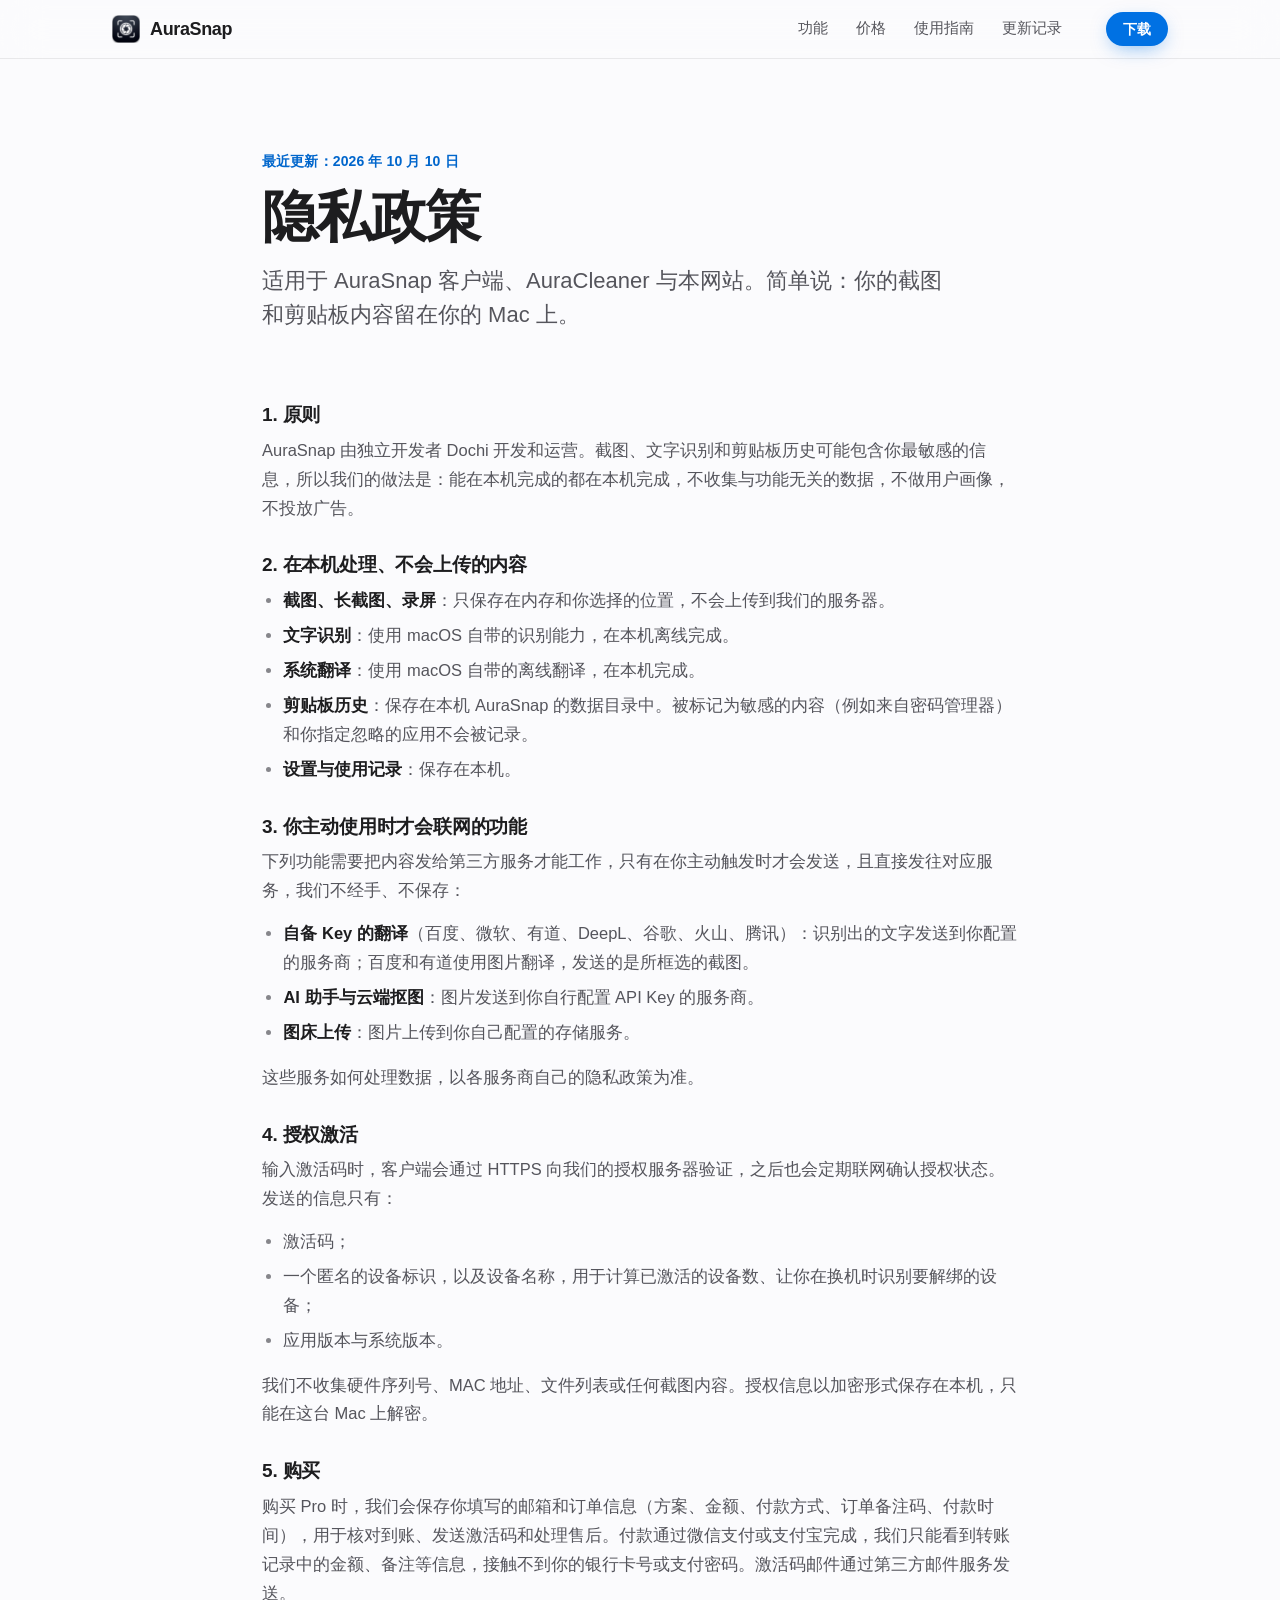
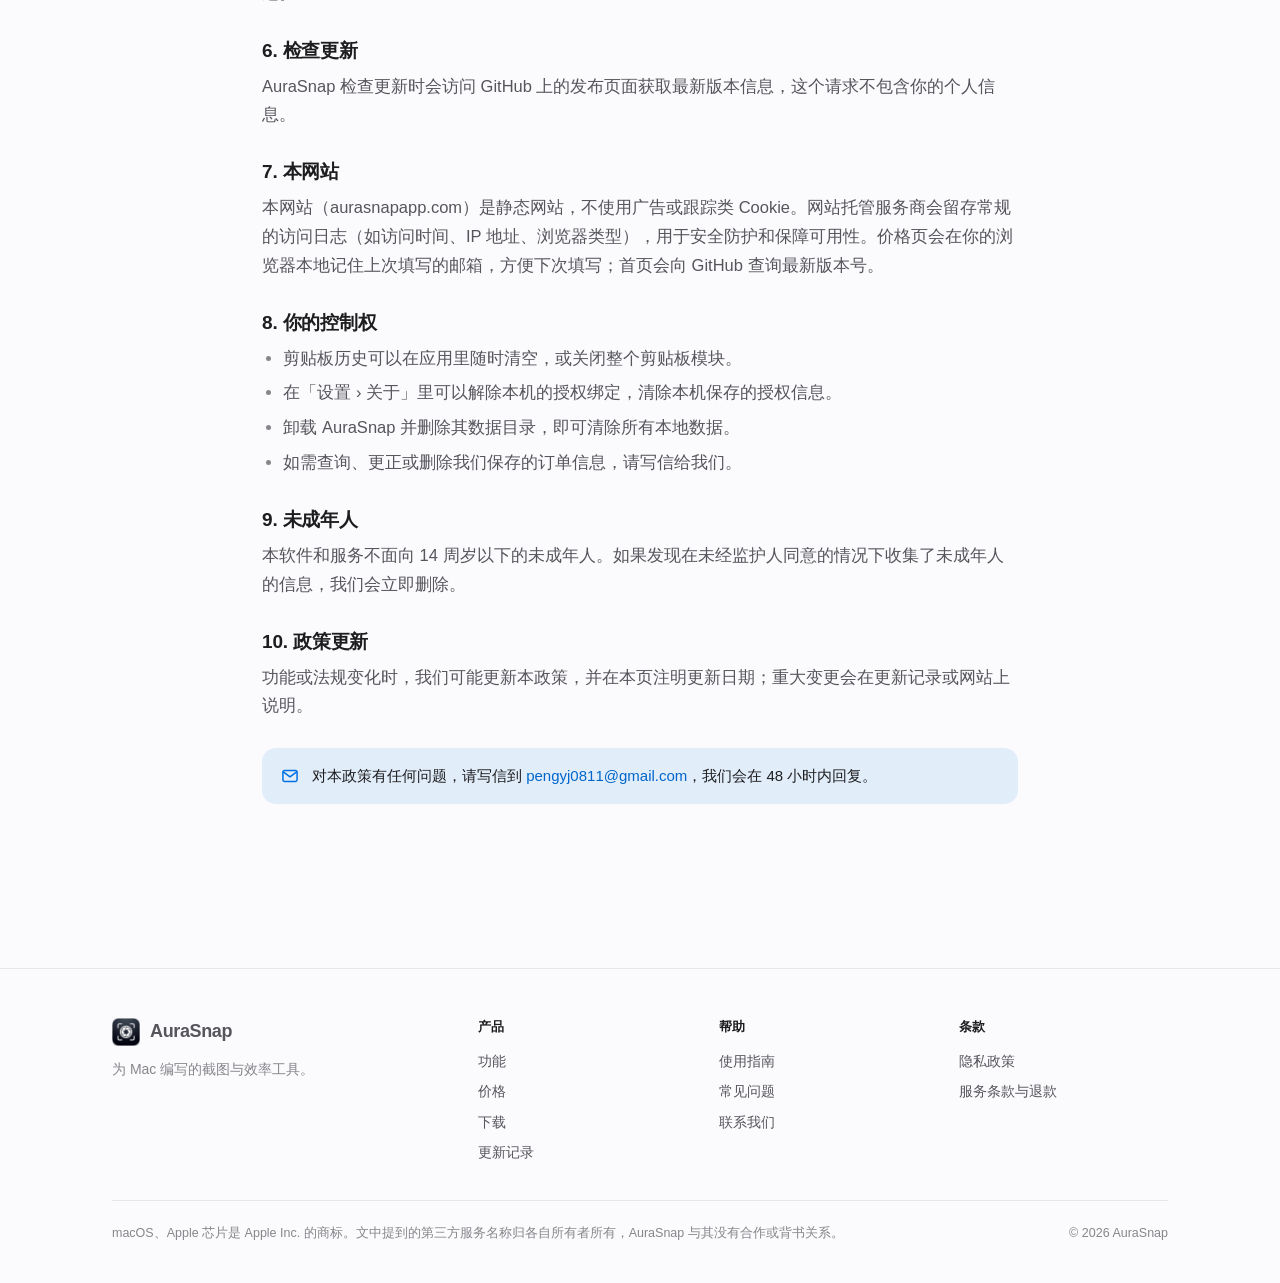
<file: privacy.html>
<!DOCTYPE html>
<html lang="zh-CN" class="no-js">
<head>
  <meta charset="UTF-8">
  <meta name="viewport" content="width=device-width, initial-scale=1, viewport-fit=cover">
  <title>隐私政策 · AuraSnap</title>
  <meta name="description" content="AuraSnap 隐私政策：截图、文字识别与剪贴板历史都在本机处理；只有在你主动使用在线服务时才会发送相应内容。">
  <link rel="canonical" href="https://aurasnapapp.com/privacy">
  <meta name="theme-color" content="#fbfbfd" media="(prefers-color-scheme: light)">
  <meta name="theme-color" content="#000000" media="(prefers-color-scheme: dark)">
  <link rel="icon" type="image/png" sizes="32x32" href="/favicon.png">
  <link rel="icon" type="image/png" sizes="64x64" href="/favicon-64.png">
  <link rel="apple-touch-icon" sizes="180x180" href="/apple-touch-icon.png">
  <link rel="stylesheet" href="/assets/site.css?v=4.1.0">
</head>
<body>

<header class="nav">
  <div class="wrap nav-inner">
    <a class="brand" href="/"><img src="/assets/app-icon-64.png" alt="" width="28" height="28">AuraSnap</a>
    <button class="nav-toggle" aria-label="打开菜单" aria-expanded="false"><svg class="i"><use href="/assets/icons.svg#menu"/></svg></button>
    <nav class="nav-links" aria-label="主导航">
      <a href="/#features">功能</a>
      <a href="/pricing">价格</a>
      <a href="/guide">使用指南</a>
      <a href="https://github.com/8wcznkmy6b-del/AuraSnap-PB/releases" target="_blank" rel="noopener">更新记录</a>
      <a class="btn btn-primary" href="/#download">免费下载</a>
    </nav>
    <a class="btn btn-primary btn-sm nav-cta" href="/#download">下载</a>
  </div>
</header>

<main class="wrap wrap-narrow">
  <div class="doc-hero">
    <span class="eyebrow">最近更新：2026 年 10 月 10 日</span>
    <h1 class="title-lg" style="margin-top:12px;">隐私政策</h1>
    <p class="lead">适用于 AuraSnap 客户端、AuraCleaner 与本网站。简单说：你的截图和剪贴板内容留在你的 Mac 上。</p>
  </div>

  <article class="prose" style="padding-bottom: 96px;">
    <section class="doc-sec">
      <h3>1. 原则</h3>
      <p>AuraSnap 由独立开发者 Dochi 开发和运营。截图、文字识别和剪贴板历史可能包含你最敏感的信息，所以我们的做法是：能在本机完成的都在本机完成，不收集与功能无关的数据，不做用户画像，不投放广告。</p>

      <h3>2. 在本机处理、不会上传的内容</h3>
      <ul>
        <li><strong>截图、长截图、录屏</strong>：只保存在内存和你选择的位置，不会上传到我们的服务器。</li>
        <li><strong>文字识别</strong>：使用 macOS 自带的识别能力，在本机离线完成。</li>
        <li><strong>系统翻译</strong>：使用 macOS 自带的离线翻译，在本机完成。</li>
        <li><strong>剪贴板历史</strong>：保存在本机 AuraSnap 的数据目录中。被标记为敏感的内容（例如来自密码管理器）和你指定忽略的应用不会被记录。</li>
        <li><strong>设置与使用记录</strong>：保存在本机。</li>
      </ul>

      <h3>3. 你主动使用时才会联网的功能</h3>
      <p>下列功能需要把内容发给第三方服务才能工作，只有在你主动触发时才会发送，且直接发往对应服务，我们不经手、不保存：</p>
      <ul>
        <li><strong>自备 Key 的翻译</strong>（百度、微软、有道、DeepL、谷歌、火山、腾讯）：识别出的文字发送到你配置的服务商；百度和有道使用图片翻译，发送的是所框选的截图。</li>
        <li><strong>AI 助手与云端抠图</strong>：图片发送到你自行配置 API Key 的服务商。</li>
        <li><strong>图床上传</strong>：图片上传到你自己配置的存储服务。</li>
      </ul>
      <p>这些服务如何处理数据，以各服务商自己的隐私政策为准。</p>

      <h3>4. 授权激活</h3>
      <p>输入激活码时，客户端会通过 HTTPS 向我们的授权服务器验证，之后也会定期联网确认授权状态。发送的信息只有：</p>
      <ul>
        <li>激活码；</li>
        <li>一个匿名的设备标识，以及设备名称，用于计算已激活的设备数、让你在换机时识别要解绑的设备；</li>
        <li>应用版本与系统版本。</li>
      </ul>
      <p>我们不收集硬件序列号、MAC 地址、文件列表或任何截图内容。授权信息以加密形式保存在本机，只能在这台 Mac 上解密。</p>

      <h3>5. 购买</h3>
      <p>购买 Pro 时，我们会保存你填写的邮箱和订单信息（方案、金额、付款方式、订单备注码、付款时间），用于核对到账、发送激活码和处理售后。付款通过微信支付或支付宝完成，我们只能看到转账记录中的金额、备注等信息，接触不到你的银行卡号或支付密码。激活码邮件通过第三方邮件服务发送。</p>

      <h3>6. 检查更新</h3>
      <p>AuraSnap 检查更新时会访问 GitHub 上的发布页面获取最新版本信息，这个请求不包含你的个人信息。</p>

      <h3>7. 本网站</h3>
      <p>本网站（aurasnapapp.com）是静态网站，不使用广告或跟踪类 Cookie。网站托管服务商会留存常规的访问日志（如访问时间、IP 地址、浏览器类型），用于安全防护和保障可用性。价格页会在你的浏览器本地记住上次填写的邮箱，方便下次填写；首页会向 GitHub 查询最新版本号。</p>

      <h3>8. 你的控制权</h3>
      <ul>
        <li>剪贴板历史可以在应用里随时清空，或关闭整个剪贴板模块。</li>
        <li>在「设置 › 关于」里可以解除本机的授权绑定，清除本机保存的授权信息。</li>
        <li>卸载 AuraSnap 并删除其数据目录，即可清除所有本地数据。</li>
        <li>如需查询、更正或删除我们保存的订单信息，请写信给我们。</li>
      </ul>

      <h3>9. 未成年人</h3>
      <p>本软件和服务不面向 14 周岁以下的未成年人。如果发现在未经监护人同意的情况下收集了未成年人的信息，我们会立即删除。</p>

      <h3>10. 政策更新</h3>
      <p>功能或法规变化时，我们可能更新本政策，并在本页注明更新日期；重大变更会在更新记录或网站上说明。</p>

      <div class="callout" style="margin-top:28px;"><svg class="i"><use href="/assets/icons.svg#mail"/></svg><span>对本政策有任何问题，请写信到 <a href="mailto:pengyj0811@gmail.com">pengyj0811@gmail.com</a>，我们会在 48 小时内回复。</span></div>
    </section>
  </article>
</main>

<footer class="footer">
  <div class="wrap">
    <div class="footer-grid">
      <div>
        <a class="brand" href="/"><img src="/assets/app-icon-64.png" alt="" width="28" height="28">AuraSnap</a>
        <p>为 Mac 编写的截图与效率工具。</p>
      </div>
      <div><h5>产品</h5><ul><li><a href="/#features">功能</a></li><li><a href="/pricing">价格</a></li><li><a href="/#download">下载</a></li><li><a href="https://github.com/8wcznkmy6b-del/AuraSnap-PB/releases" target="_blank" rel="noopener">更新记录</a></li></ul></div>
      <div><h5>帮助</h5><ul><li><a href="/guide">使用指南</a></li><li><a href="/#faq">常见问题</a></li><li><a href="mailto:pengyj0811@gmail.com">联系我们</a></li></ul></div>
      <div><h5>条款</h5><ul><li><a href="/privacy">隐私政策</a></li><li><a href="/terms">服务条款与退款</a></li></ul></div>
    </div>
    <div class="footer-note">
      <p>macOS、Apple 芯片是 Apple Inc. 的商标。文中提到的第三方服务名称归各自所有者所有，AuraSnap 与其没有合作或背书关系。</p>
      <p>© <span data-year>2026</span> AuraSnap</p>
    </div>
  </div>
</footer>

<script src="/assets/site.js?v=4.1.0" defer></script>
</body>
</html>
</file>
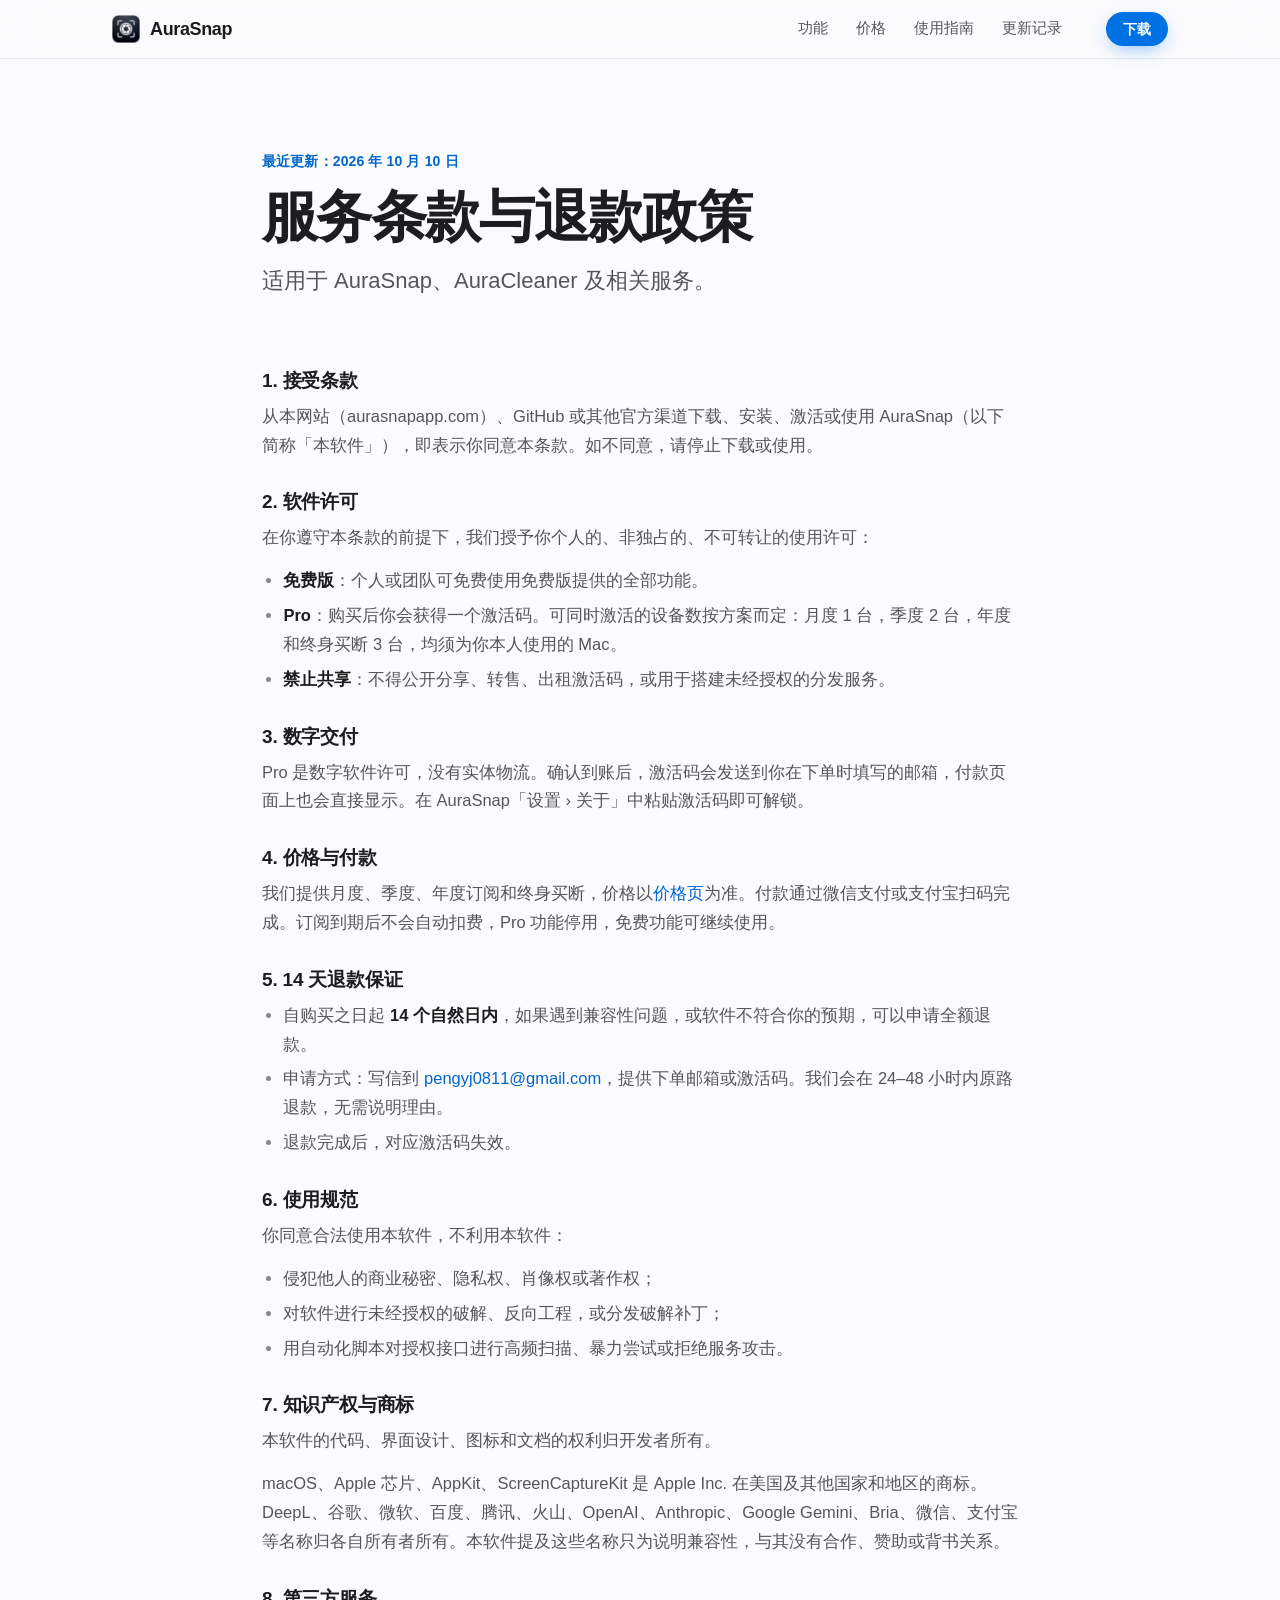
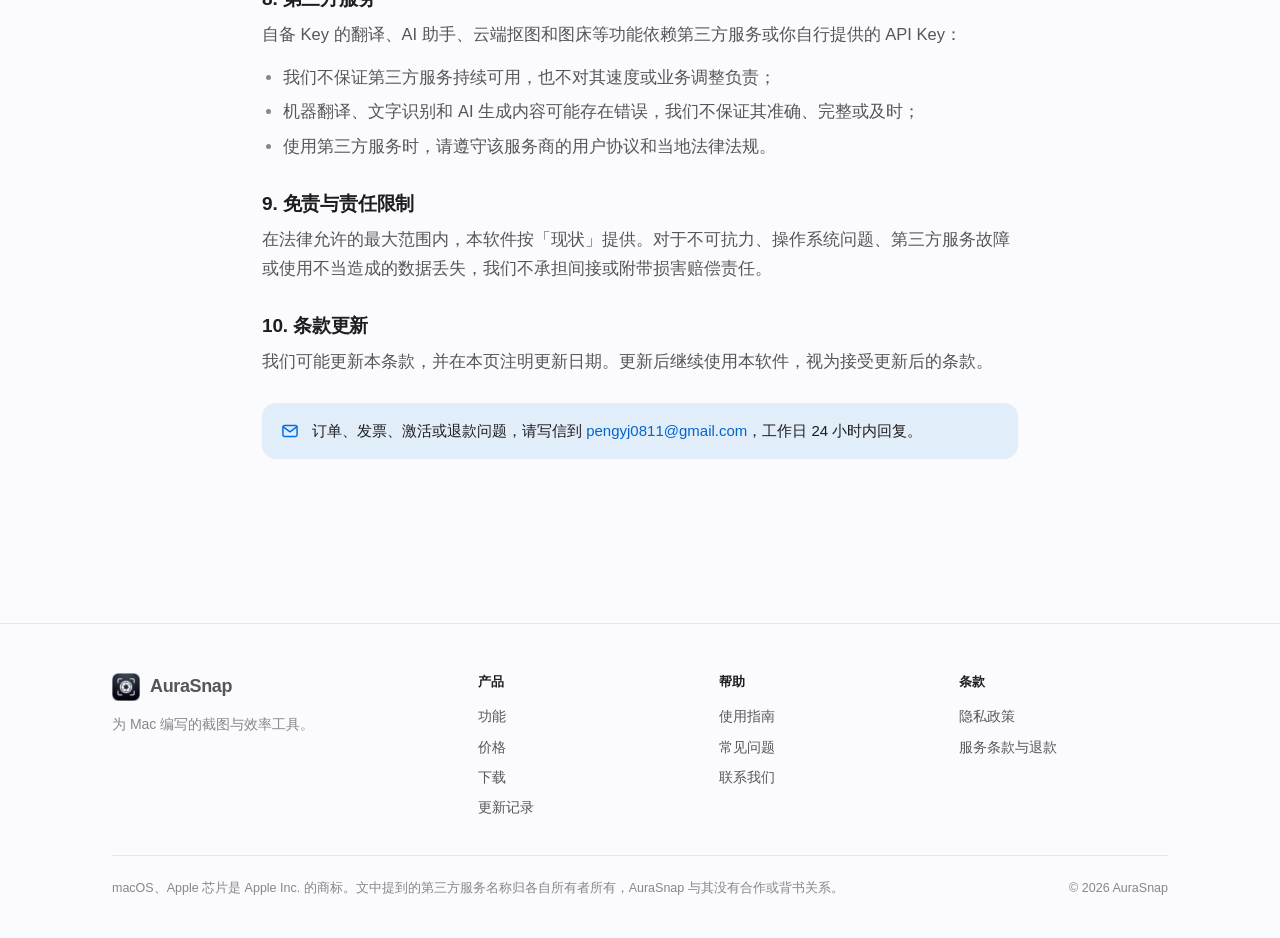
<file: terms.html>
<!DOCTYPE html>
<html lang="zh-CN" class="no-js">
<head>
  <meta charset="UTF-8">
  <meta name="viewport" content="width=device-width, initial-scale=1, viewport-fit=cover">
  <title>服务条款与退款政策 · AuraSnap</title>
  <meta name="description" content="AuraSnap 服务条款与退款政策：软件许可、Pro 激活码与设备数、数字交付、14 天退款、使用规范与免责声明。">
  <link rel="canonical" href="https://aurasnapapp.com/terms">
  <meta name="theme-color" content="#fbfbfd" media="(prefers-color-scheme: light)">
  <meta name="theme-color" content="#000000" media="(prefers-color-scheme: dark)">
  <link rel="icon" type="image/png" sizes="32x32" href="/favicon.png">
  <link rel="icon" type="image/png" sizes="64x64" href="/favicon-64.png">
  <link rel="apple-touch-icon" sizes="180x180" href="/apple-touch-icon.png">
  <link rel="stylesheet" href="/assets/site.css?v=4.1.0">
</head>
<body>

<header class="nav">
  <div class="wrap nav-inner">
    <a class="brand" href="/"><img src="/assets/app-icon-64.png" alt="" width="28" height="28">AuraSnap</a>
    <button class="nav-toggle" aria-label="打开菜单" aria-expanded="false"><svg class="i"><use href="/assets/icons.svg#menu"/></svg></button>
    <nav class="nav-links" aria-label="主导航">
      <a href="/#features">功能</a>
      <a href="/pricing">价格</a>
      <a href="/guide">使用指南</a>
      <a href="https://github.com/8wcznkmy6b-del/AuraSnap-PB/releases" target="_blank" rel="noopener">更新记录</a>
      <a class="btn btn-primary" href="/#download">免费下载</a>
    </nav>
    <a class="btn btn-primary btn-sm nav-cta" href="/#download">下载</a>
  </div>
</header>

<main class="wrap wrap-narrow">
  <div class="doc-hero">
    <span class="eyebrow">最近更新：2026 年 10 月 10 日</span>
    <h1 class="title-lg" style="margin-top:12px;">服务条款与退款政策</h1>
    <p class="lead">适用于 AuraSnap、AuraCleaner 及相关服务。</p>
  </div>

  <article class="prose" style="padding-bottom: 96px;">
    <section class="doc-sec">
      <h3>1. 接受条款</h3>
      <p>从本网站（aurasnapapp.com）、GitHub 或其他官方渠道下载、安装、激活或使用 AuraSnap（以下简称「本软件」），即表示你同意本条款。如不同意，请停止下载或使用。</p>

      <h3>2. 软件许可</h3>
      <p>在你遵守本条款的前提下，我们授予你个人的、非独占的、不可转让的使用许可：</p>
      <ul>
        <li><strong>免费版</strong>：个人或团队可免费使用免费版提供的全部功能。</li>
        <li><strong>Pro</strong>：购买后你会获得一个激活码。可同时激活的设备数按方案而定：月度 1 台，季度 2 台，年度和终身买断 3 台，均须为你本人使用的 Mac。</li>
        <li><strong>禁止共享</strong>：不得公开分享、转售、出租激活码，或用于搭建未经授权的分发服务。</li>
      </ul>

      <h3>3. 数字交付</h3>
      <p>Pro 是数字软件许可，没有实体物流。确认到账后，激活码会发送到你在下单时填写的邮箱，付款页面上也会直接显示。在 AuraSnap「设置 › 关于」中粘贴激活码即可解锁。</p>

      <h3>4. 价格与付款</h3>
      <p>我们提供月度、季度、年度订阅和终身买断，价格以<a href="/pricing">价格页</a>为准。付款通过微信支付或支付宝扫码完成。订阅到期后不会自动扣费，Pro 功能停用，免费功能可继续使用。</p>

      <h3>5. 14 天退款保证</h3>
      <ul>
        <li>自购买之日起 <strong>14 个自然日内</strong>，如果遇到兼容性问题，或软件不符合你的预期，可以申请全额退款。</li>
        <li>申请方式：写信到 <a href="mailto:pengyj0811@gmail.com">pengyj0811@gmail.com</a>，提供下单邮箱或激活码。我们会在 24–48 小时内原路退款，无需说明理由。</li>
        <li>退款完成后，对应激活码失效。</li>
      </ul>

      <h3>6. 使用规范</h3>
      <p>你同意合法使用本软件，不利用本软件：</p>
      <ul>
        <li>侵犯他人的商业秘密、隐私权、肖像权或著作权；</li>
        <li>对软件进行未经授权的破解、反向工程，或分发破解补丁；</li>
        <li>用自动化脚本对授权接口进行高频扫描、暴力尝试或拒绝服务攻击。</li>
      </ul>

      <h3>7. 知识产权与商标</h3>
      <p>本软件的代码、界面设计、图标和文档的权利归开发者所有。</p>
      <p>macOS、Apple 芯片、AppKit、ScreenCaptureKit 是 Apple Inc. 在美国及其他国家和地区的商标。DeepL、谷歌、微软、百度、腾讯、火山、OpenAI、Anthropic、Google Gemini、Bria、微信、支付宝等名称归各自所有者所有。本软件提及这些名称只为说明兼容性，与其没有合作、赞助或背书关系。</p>

      <h3>8. 第三方服务</h3>
      <p>自备 Key 的翻译、AI 助手、云端抠图和图床等功能依赖第三方服务或你自行提供的 API Key：</p>
      <ul>
        <li>我们不保证第三方服务持续可用，也不对其速度或业务调整负责；</li>
        <li>机器翻译、文字识别和 AI 生成内容可能存在错误，我们不保证其准确、完整或及时；</li>
        <li>使用第三方服务时，请遵守该服务商的用户协议和当地法律法规。</li>
      </ul>

      <h3>9. 免责与责任限制</h3>
      <p>在法律允许的最大范围内，本软件按「现状」提供。对于不可抗力、操作系统问题、第三方服务故障或使用不当造成的数据丢失，我们不承担间接或附带损害赔偿责任。</p>

      <h3>10. 条款更新</h3>
      <p>我们可能更新本条款，并在本页注明更新日期。更新后继续使用本软件，视为接受更新后的条款。</p>

      <div class="callout" style="margin-top:28px;"><svg class="i"><use href="/assets/icons.svg#mail"/></svg><span>订单、发票、激活或退款问题，请写信到 <a href="mailto:pengyj0811@gmail.com">pengyj0811@gmail.com</a>，工作日 24 小时内回复。</span></div>
    </section>
  </article>
</main>

<footer class="footer">
  <div class="wrap">
    <div class="footer-grid">
      <div>
        <a class="brand" href="/"><img src="/assets/app-icon-64.png" alt="" width="28" height="28">AuraSnap</a>
        <p>为 Mac 编写的截图与效率工具。</p>
      </div>
      <div><h5>产品</h5><ul><li><a href="/#features">功能</a></li><li><a href="/pricing">价格</a></li><li><a href="/#download">下载</a></li><li><a href="https://github.com/8wcznkmy6b-del/AuraSnap-PB/releases" target="_blank" rel="noopener">更新记录</a></li></ul></div>
      <div><h5>帮助</h5><ul><li><a href="/guide">使用指南</a></li><li><a href="/#faq">常见问题</a></li><li><a href="mailto:pengyj0811@gmail.com">联系我们</a></li></ul></div>
      <div><h5>条款</h5><ul><li><a href="/privacy">隐私政策</a></li><li><a href="/terms">服务条款与退款</a></li></ul></div>
    </div>
    <div class="footer-note">
      <p>macOS、Apple 芯片是 Apple Inc. 的商标。文中提到的第三方服务名称归各自所有者所有，AuraSnap 与其没有合作或背书关系。</p>
      <p>© <span data-year>2026</span> AuraSnap</p>
    </div>
  </div>
</footer>

<script src="/assets/site.js?v=4.1.0" defer></script>
</body>
</html>
</file>
<file: assets/site.css>
/* AuraSnap 官网 · 共享样式
   系统字体（国内访问不依赖 Google Fonts），浅色 / 深色跟随系统，所有尺寸流式适配手机。 */

:root {
  --bg: #fbfbfd;
  --bg-alt: #f3f3f6;
  --surface: #ffffff;
  --surface-2: #f5f5f7;
  --text: #1d1d1f;
  --text-2: #55555c;
  --text-3: #86868b;
  --line: rgba(0, 0, 0, 0.08);
  --line-strong: rgba(0, 0, 0, 0.14);
  --accent: #0071e3;
  --accent-hover: #0077ed;
  --accent-soft: rgba(0, 113, 227, 0.1);
  --accent-text: #0066cc;
  --pro: #7c4dff;
  --pro-soft: rgba(124, 77, 255, 0.1);
  --ok: #1a9e55;
  --warn-bg: #fff6e0;
  --warn-text: #8a5a00;
  --shadow-sm: 0 1px 2px rgba(0, 0, 0, 0.05), 0 2px 8px rgba(0, 0, 0, 0.04);
  --shadow-md: 0 2px 6px rgba(0, 0, 0, 0.05), 0 12px 32px rgba(0, 0, 0, 0.08);
  --shadow-lg: 0 4px 12px rgba(0, 0, 0, 0.06), 0 30px 80px rgba(0, 0, 0, 0.14);
  --glass: rgba(255, 255, 255, 0.72);
  --glass-line: rgba(255, 255, 255, 0.7);
  --nav-bg: rgba(251, 251, 253, 0.78);
  --radius-sm: 10px;
  --radius: 18px;
  --radius-lg: 28px;
  --max: 1120px;
  --gutter: clamp(16px, 4vw, 32px);
  --font: -apple-system, BlinkMacSystemFont, "SF Pro Text", "SF Pro Display", "Helvetica Neue", "PingFang SC", "Hiragino Sans GB", "Microsoft YaHei", sans-serif;
  --mono: ui-monospace, "SF Mono", SFMono-Regular, Menlo, Consolas, monospace;
  color-scheme: light;
}

@media (prefers-color-scheme: dark) {
  :root {
    --bg: #000000;
    --bg-alt: #0d0d10;
    --surface: #161618;
    --surface-2: #1d1d20;
    --text: #f5f5f7;
    --text-2: #b4b4bb;
    --text-3: #86868b;
    --line: rgba(255, 255, 255, 0.1);
    --line-strong: rgba(255, 255, 255, 0.18);
    --accent: #2b8cff;
    --accent-hover: #4199ff;
    --accent-soft: rgba(43, 140, 255, 0.16);
    --accent-text: #4aa0ff;
    --pro: #a78bff;
    --pro-soft: rgba(167, 139, 255, 0.16);
    --ok: #3ccf7f;
    --warn-bg: rgba(255, 184, 0, 0.12);
    --warn-text: #ffcc66;
    --shadow-sm: 0 1px 2px rgba(0, 0, 0, 0.5);
    --shadow-md: 0 12px 32px rgba(0, 0, 0, 0.5);
    --shadow-lg: 0 30px 80px rgba(0, 0, 0, 0.6);
    --glass: rgba(40, 40, 44, 0.66);
    --glass-line: rgba(255, 255, 255, 0.14);
    --nav-bg: rgba(0, 0, 0, 0.72);
    color-scheme: dark;
  }
}

*, *::before, *::after { box-sizing: border-box; }
html { -webkit-text-size-adjust: 100%; scroll-behavior: smooth; scroll-padding-top: 72px; }
body {
  margin: 0;
  background: var(--bg);
  color: var(--text);
  font-family: var(--font);
  font-size: 17px;
  line-height: 1.6;
  -webkit-font-smoothing: antialiased;
  overflow-x: hidden;
}
@supports (overflow: clip) { body { overflow-x: clip; } }
img, svg { display: block; max-width: 100%; }
a { color: var(--accent-text); text-decoration: none; }
a:hover { text-decoration: underline; }
button { font: inherit; color: inherit; }
h1, h2, h3, h4 { margin: 0; line-height: 1.15; letter-spacing: -0.02em; font-weight: 700; text-wrap: balance; }
.nw { white-space: nowrap; }
p { margin: 0; }
kbd {
  font-family: var(--font);
  font-size: 0.82em;
  font-weight: 600;
  display: inline-flex;
  align-items: center;
  justify-content: center;
  min-width: 1.9em;
  padding: 0.1em 0.5em;
  border-radius: 6px;
  background: var(--surface);
  border: 1px solid var(--line-strong);
  box-shadow: 0 1px 0 var(--line-strong);
  color: var(--text);
  white-space: nowrap;
}
code { font-family: var(--mono); font-size: 0.88em; background: var(--surface-2); padding: 0.12em 0.4em; border-radius: 6px; word-break: break-all; }

.i { width: 1em; height: 1em; flex: none; fill: none; stroke: currentColor; stroke-width: 1.8; stroke-linecap: round; stroke-linejoin: round; display: inline-block; }

.wrap { width: 100%; max-width: var(--max); margin: 0 auto; padding: 0 var(--gutter); }
.wrap-narrow { max-width: 820px; }
.section { padding: clamp(72px, 11vw, 140px) 0; }
.section-alt { background: var(--bg-alt); }
.section-tight { padding: clamp(56px, 8vw, 96px) 0; }

.eyebrow { display: inline-flex; align-items: center; gap: 8px; font-size: 14px; font-weight: 600; color: var(--accent-text); letter-spacing: 0.01em; }
.title-xl { font-size: clamp(32px, 7.4vw, 80px); letter-spacing: -0.035em; line-height: 1.06; }
.title-lg { font-size: clamp(28px, 5.2vw, 56px); letter-spacing: -0.03em; line-height: 1.1; }
.title-md { font-size: clamp(26px, 3.6vw, 40px); }
.lead { font-size: clamp(17px, 2.1vw, 22px); text-wrap: pretty; line-height: 1.55; color: var(--text-2); }
.muted { color: var(--text-2); }
.small { font-size: 14px; color: var(--text-3); }
.center { text-align: center; }
.head { max-width: 760px; margin: 0 auto clamp(40px, 6vw, 72px); text-align: center; }
.head .lead { margin-top: 18px; }
.head .eyebrow { margin-bottom: 14px; }
.grad-text { background: linear-gradient(100deg, #0071e3 0%, #7c4dff 55%, #e0457b 100%); -webkit-background-clip: text; background-clip: text; color: transparent; }
@media (prefers-color-scheme: dark) { .grad-text { background-image: linear-gradient(100deg, #4aa0ff 0%, #a78bff 55%, #ff7aa8 100%); } }

/* ---------- 按钮 ---------- */
.btn {
  display: inline-flex; align-items: center; justify-content: center; gap: 8px;
  height: 48px; padding: 0 24px; border-radius: 999px;
  font-size: 16px; font-weight: 600; letter-spacing: -0.01em;
  border: 1px solid transparent; cursor: pointer; text-decoration: none !important;
  transition: background-color .2s ease, transform .15s ease, box-shadow .2s ease, border-color .2s ease;
  white-space: nowrap; -webkit-tap-highlight-color: transparent;
}
.btn:active { transform: scale(0.97); }
.btn .i { width: 18px; height: 18px; }
.btn-primary { background: var(--accent); color: #fff; box-shadow: 0 6px 20px -6px rgba(0, 113, 227, 0.55); }
.btn-primary:hover { background: var(--accent-hover); }
.btn-dark { background: var(--text); color: var(--bg); }
.btn-ghost { background: transparent; color: var(--accent-text); border-color: var(--line-strong); }
.btn-ghost:hover { background: var(--accent-soft); border-color: transparent; }
.btn-sm { height: 34px; padding: 0 16px; font-size: 14px; }
.btn-block { width: 100%; }
.btn-row { display: flex; flex-wrap: wrap; gap: 12px; justify-content: center; }
.link-arrow { display: inline-flex; align-items: center; gap: 4px; font-weight: 600; }
.link-arrow .i { width: 15px; height: 15px; transition: transform .2s; }
.link-arrow:hover .i { transform: translateX(3px); }

/* ---------- 导航 ---------- */
.nav {
  position: sticky; top: 0; z-index: 100;
  background: var(--nav-bg);
  -webkit-backdrop-filter: saturate(180%) blur(20px); backdrop-filter: saturate(180%) blur(20px);
  border-bottom: 1px solid var(--line);
}
.nav-inner { height: 58px; display: flex; align-items: center; gap: 24px; }
.brand { display: inline-flex; align-items: center; gap: 10px; font-weight: 700; font-size: 18px; color: var(--text); letter-spacing: -0.02em; text-decoration: none !important; }
.brand img { width: 28px; height: 28px; }
.nav-links { display: flex; align-items: center; gap: 4px; margin-left: auto; }
.nav-links a { color: var(--text-2); font-size: 14.5px; padding: 6px 12px; border-radius: 8px; text-decoration: none; transition: color .2s, background-color .2s; }
.nav-links a:hover, .nav-links a[aria-current="page"] { color: var(--text); background: var(--surface-2); }
.nav-cta { margin-left: 8px; }
.nav-toggle { display: none; margin-left: auto; width: 40px; height: 40px; border: 0; background: transparent; border-radius: 10px; cursor: pointer; align-items: center; justify-content: center; }
.nav-toggle .i { width: 22px; height: 22px; }
@media (max-width: 860px) {
  .nav-toggle { display: inline-flex; }
  .nav-cta { display: none; }
  .nav-links {
    position: fixed; top: 58px; left: 0; right: 0;
    flex-direction: column; align-items: stretch; gap: 0;
    padding: 8px var(--gutter) 20px;
    background: var(--bg);
    border-bottom: 1px solid var(--line);
    box-shadow: var(--shadow-md);
    transform: translateY(-8px); opacity: 0; visibility: hidden;
    transition: opacity .2s ease, transform .2s ease, visibility .2s;
  }
  .nav.open .nav-links { transform: none; opacity: 1; visibility: visible; }
  .nav-links a { font-size: 17px; padding: 14px 4px; border-radius: 0; border-bottom: 1px solid var(--line); }
  .nav-links a:hover { background: transparent; }
  .nav-links .btn { margin-top: 16px; border-bottom: 0; color: #fff; padding: 0 24px; border-radius: 999px; }
}
@media (min-width: 861px) { .nav-links .btn { display: none; } }

.notice-bar { background: var(--accent-soft); color: var(--text); font-size: 14px; text-align: center; padding: 10px var(--gutter); }

/* ---------- Hero ---------- */
.hero { padding: clamp(48px, 9vw, 110px) 0 clamp(56px, 8vw, 100px); text-align: center; position: relative; }
.hero::before {
  content: ""; position: absolute; inset: -10% 0 auto; height: 720px; z-index: -1; pointer-events: none;
  background:
    radial-gradient(50% 50% at 30% 30%, rgba(0, 113, 227, 0.14), transparent 70%),
    radial-gradient(45% 45% at 72% 22%, rgba(124, 77, 255, 0.12), transparent 70%),
    radial-gradient(40% 40% at 55% 60%, rgba(224, 69, 123, 0.08), transparent 70%);
}
.hero-pill {
  display: inline-flex; align-items: center; gap: 8px; max-width: 100%;
  padding: 6px 14px 6px 6px; border-radius: 999px; margin-bottom: 26px;
  background: var(--surface); border: 1px solid var(--line); box-shadow: var(--shadow-sm);
  font-size: 13.5px; color: var(--text-2); text-decoration: none !important;
}
.hero-pill b { background: var(--accent); color: #fff; font-size: 12px; font-weight: 600; padding: 3px 9px; border-radius: 999px; white-space: nowrap; }
.hero-pill span { white-space: nowrap; overflow: hidden; text-overflow: ellipsis; min-width: 0; }
.hero-pill .i { width: 14px; height: 14px; color: var(--text-3); }
.hero .lead { max-width: 680px; margin: 22px auto 34px; }
.hero-meta { margin-top: 18px; font-size: 13.5px; color: var(--text-3); display: flex; flex-wrap: wrap; gap: 6px 18px; justify-content: center; }
.hero-meta span { display: inline-flex; align-items: center; gap: 6px; }
.hero-meta .i { width: 15px; height: 15px; color: var(--ok); }

/* ---------- 真实截图 ---------- */
.shot { margin: 0; }
.shot img { display: block; width: 100%; height: auto; border-radius: var(--radius); background: var(--surface-2); box-shadow: var(--shadow-lg), 0 0 0 1px var(--line); }
.shot figcaption { margin-top: 14px; font-size: 14px; line-height: 1.6; color: var(--text-3); text-align: center; text-wrap: pretty; }
.hero-shot { margin-top: clamp(40px, 7vw, 72px); }
.hero-shot .shot img { border-radius: clamp(14px, 2.2vw, 24px); }
.shot-cap { margin-top: 14px; font-size: 14px; color: var(--text-3); text-align: center; text-wrap: pretty; }
.stack { display: grid; gap: 16px; }
.shot-tabs { min-width: 0; }
.tab-row { display: flex; gap: 6px; margin-bottom: 16px; overflow-x: auto; scrollbar-width: none; padding: 2px; -webkit-mask-image: linear-gradient(90deg, #000 92%, transparent); mask-image: linear-gradient(90deg, #000 92%, transparent); }
.tab-row::-webkit-scrollbar { display: none; }
.tab-row button { flex: none; border: 1px solid var(--line); background: var(--surface); color: var(--text-2); font-size: 14px; font-weight: 600; padding: 7px 15px; border-radius: 999px; cursor: pointer; transition: background-color .2s, color .2s, border-color .2s; }
.tab-row button:hover { color: var(--text); }
.tab-row button[aria-selected="true"] { background: var(--text); color: var(--bg); border-color: transparent; }
.shot-tabs .shot[hidden] { display: none; }
.shot-tabs .shot { animation: shot-in .35s ease; }
@keyframes shot-in { from { opacity: 0; transform: scale(.985); } to { opacity: 1; transform: none; } }
.shot-tabs.wide { max-width: 980px; margin: 0 auto; }
.shot-tabs.wide .tab-row { justify-content: safe center; -webkit-mask-image: none; mask-image: none; flex-wrap: wrap; }
@media (max-width: 640px) { .shot-tabs.wide .tab-row { flex-wrap: nowrap; justify-content: flex-start; -webkit-mask-image: linear-gradient(90deg, #000 90%, transparent); mask-image: linear-gradient(90deg, #000 90%, transparent); } }
.wheels { display: grid; grid-template-columns: repeat(2, minmax(0, 1fr)); gap: 16px; }
.wheels figure { margin: 0; border-radius: var(--radius); overflow: hidden; background: var(--surface); box-shadow: var(--shadow-md), 0 0 0 1px var(--line); }
.wheels img { width: 100%; height: auto; }
.wheels figcaption { padding: 10px 14px; font-size: 14px; font-weight: 600; text-align: center; }

/* ---------- 模块卡片网格 ---------- */
.mod-grid { display: grid; grid-template-columns: repeat(auto-fill, minmax(240px, 1fr)); gap: 16px; }
.mod {
  display: flex; flex-direction: column; gap: 10px; padding: 26px 24px 24px;
  background: var(--surface); border: 1px solid var(--line); border-radius: var(--radius);
  color: var(--text); text-decoration: none !important;
  transition: transform .25s cubic-bezier(.2, .8, .2, 1), box-shadow .25s ease, border-color .25s;
}
a.mod:hover { transform: translateY(-3px); box-shadow: var(--shadow-md); border-color: transparent; }
.mod-ico { width: 44px; height: 44px; border-radius: 12px; display: grid; place-items: center; color: #fff; margin-bottom: 6px; }
.mod-ico.app-ico { padding: 0; background: none; border-radius: 0; object-fit: contain; }
.mod-ico .i { width: 24px; height: 24px; stroke-width: 1.9; }
.mod h3 { font-size: 19px; letter-spacing: -0.01em; }
.mod p { font-size: 15px; color: var(--text-2); line-height: 1.55; }
.mod .mod-key { margin-top: auto; padding-top: 8px; font-size: 13px; color: var(--text-3); display: flex; gap: 6px; align-items: center; flex-wrap: wrap; }
.c-blue { background: linear-gradient(140deg, #3a9bff, #0066e0); }
.c-indigo { background: linear-gradient(140deg, #7d7aff, #5145e6); }
.c-purple { background: linear-gradient(140deg, #b67cff, #7f3fe6); }
.c-pink { background: linear-gradient(140deg, #ff7aa8, #e0336f); }
.c-orange { background: linear-gradient(140deg, #ffb340, #ff7a00); }
.c-green { background: linear-gradient(140deg, #4cd97b, #1ea250); }
.c-teal { background: linear-gradient(140deg, #4fd6d0, #129c9a); }
.c-cyan { background: linear-gradient(140deg, #5ac8fa, #1a8fd6); }
.c-gray { background: linear-gradient(140deg, #8e8e93, #545458); }
.c-red { background: linear-gradient(140deg, #ff6b61, #e0261c); }

/* ---------- 功能分节（文字 + 演示） ---------- */
.feature { display: grid; grid-template-columns: minmax(0, 0.9fr) minmax(0, 1.1fr); gap: clamp(32px, 6vw, 80px); align-items: center; }
.feature.flip { grid-template-columns: minmax(0, 1.1fr) minmax(0, 0.9fr); }
.feature.flip > .feature-copy { order: 2; }
.feature-copy .eyebrow { margin-bottom: 14px; }
.feature-copy h2 { margin-bottom: 18px; }
.feature-copy .lead { font-size: clamp(17px, 1.8vw, 19px); }
.bullets { list-style: none; padding: 0; margin: 26px 0 0; display: grid; gap: 14px; }
.bullets li { display: grid; grid-template-columns: 22px 1fr; gap: 12px; font-size: 16px; color: var(--text-2); line-height: 1.55; }
.bullets li .i { width: 20px; height: 20px; margin-top: 2px; color: var(--accent); }
.bullets b { color: var(--text); font-weight: 600; }
.chips { display: flex; flex-wrap: wrap; gap: 8px; margin-top: 22px; }
.chip { font-size: 13px; font-weight: 500; padding: 5px 12px; border-radius: 999px; background: var(--surface-2); color: var(--text-2); border: 1px solid var(--line); white-space: nowrap; }
.chip-pro { background: var(--pro-soft); color: var(--pro); border-color: transparent; font-weight: 600; }
@media (max-width: 900px) {
  .feature, .feature.flip { grid-template-columns: minmax(0, 1fr); }
  .feature.flip > .feature-copy { order: 0; }
}

.demo { position: relative; border-radius: var(--radius-lg); background: var(--surface); border: 1px solid var(--line); box-shadow: var(--shadow-md); overflow: hidden; }
.demo-pad { padding: clamp(18px, 3vw, 32px); }
.demo-tint { background: linear-gradient(160deg, var(--surface) 0%, var(--surface-2) 100%); }

/* 大标题区块（亮点横幅） */
.spot-grid { display: grid; grid-template-columns: repeat(3, minmax(0, 1fr)); gap: 16px; }
.spot { padding: 28px 26px; background: var(--surface); border: 1px solid var(--line); border-radius: var(--radius); }
.spot .i { width: 28px; height: 28px; color: var(--accent); margin-bottom: 16px; }
.spot h3 { font-size: 19px; margin-bottom: 8px; }
.spot p { font-size: 15px; color: var(--text-2); }
.spot .big { font-size: clamp(34px, 4vw, 44px); font-weight: 700; letter-spacing: -0.03em; line-height: 1; margin-bottom: 10px; }
.spot-grid.two { grid-template-columns: repeat(2, minmax(0, 1fr)); }
@media (max-width: 860px) { .spot-grid, .spot-grid.two { grid-template-columns: minmax(0, 1fr); } }

/* 快捷键 */
.keys-grid { display: grid; grid-template-columns: repeat(4, minmax(0, 1fr)); gap: 12px; }
.key-card { display: flex; align-items: center; justify-content: space-between; gap: 12px; padding: 16px 18px; background: var(--surface); border: 1px solid var(--line); border-radius: 14px; font-size: 15px; }
.key-card span { display: inline-flex; gap: 4px; }
@media (max-width: 960px) { .keys-grid { grid-template-columns: repeat(2, minmax(0, 1fr)); } }
@media (max-width: 520px) { .keys-grid { grid-template-columns: minmax(0, 1fr); } }

/* CTA 区 */
.cta-card { text-align: center; padding: clamp(48px, 8vw, 88px) var(--gutter); border-radius: var(--radius-lg); background: var(--surface); border: 1px solid var(--line); box-shadow: var(--shadow-md); position: relative; overflow: hidden; }
.cta-card::before { content: ""; position: absolute; inset: 0; z-index: 0; pointer-events: none; background: radial-gradient(60% 80% at 50% 0%, var(--accent-soft), transparent 70%); }
.cta-card > * { position: relative; }
.cta-card .app-icon { width: 96px; height: 96px; margin: 0 auto 24px; filter: drop-shadow(0 10px 24px rgba(0, 0, 0, 0.22)); }
.cta-card .lead { margin: 16px auto 30px; max-width: 560px; }

/* 安装步骤 */
.steps { display: grid; grid-template-columns: repeat(3, minmax(0, 1fr)); gap: 16px; margin-top: 40px; text-align: left; }
.step { padding: 22px; border-radius: var(--radius); background: var(--surface-2); }
.step .n { width: 28px; height: 28px; border-radius: 50%; background: var(--text); color: var(--bg); display: grid; place-items: center; font-size: 14px; font-weight: 700; margin-bottom: 12px; }
.step h4 { font-size: 16px; margin-bottom: 6px; letter-spacing: 0; }
.step p { font-size: 14.5px; color: var(--text-2); line-height: 1.55; }
@media (max-width: 760px) { .steps { grid-template-columns: minmax(0, 1fr); } }

/* FAQ */
.faq { max-width: 820px; margin: 0 auto; }
.faq details { border-bottom: 1px solid var(--line); }
.faq summary { list-style: none; cursor: pointer; padding: 22px 0; font-size: 18px; font-weight: 600; display: flex; justify-content: space-between; gap: 16px; align-items: center; }
.faq summary::-webkit-details-marker { display: none; }
.faq summary .i { width: 18px; height: 18px; color: var(--text-3); transition: transform .25s; flex: none; }
.faq details[open] summary .i { transform: rotate(90deg); }
.faq .ans { padding: 0 0 22px; color: var(--text-2); font-size: 16px; line-height: 1.7; }
.faq .ans p + p { margin-top: 10px; }

/* ---------- 页脚 ---------- */
.footer { border-top: 1px solid var(--line); padding: 48px 0 40px; font-size: 14px; color: var(--text-3); background: var(--bg); }
.footer-grid { display: grid; grid-template-columns: 1.6fr repeat(3, 1fr); gap: 32px; }
.footer h5 { margin: 0 0 12px; font-size: 13px; color: var(--text); font-weight: 600; }
.footer ul { list-style: none; padding: 0; margin: 0; display: grid; gap: 8px; }
.footer a { color: var(--text-2); }
.footer .brand { margin-bottom: 12px; }
.footer-note { margin-top: 36px; padding-top: 22px; border-top: 1px solid var(--line); display: flex; flex-wrap: wrap; justify-content: space-between; gap: 10px; font-size: 12.5px; line-height: 1.6; }
.footer-note p { max-width: 760px; }
@media (max-width: 760px) { .footer-grid { grid-template-columns: repeat(2, minmax(0, 1fr)); } .footer-grid > :first-child { grid-column: 1 / -1; } }

/* ---------- 文档页（指南 / 条款） ---------- */
.doc-hero { padding: clamp(48px, 8vw, 88px) 0 clamp(28px, 4vw, 40px); }
.doc-hero .lead { margin-top: 16px; max-width: 680px; }
.doc-layout { display: grid; grid-template-columns: 220px minmax(0, 1fr); gap: 56px; align-items: start; padding-bottom: 96px; }
.toc { position: sticky; top: 82px; font-size: 14px; max-height: calc(100vh - 100px); overflow: auto; }
.toc a { display: block; padding: 6px 12px; color: var(--text-2); border-radius: 8px; text-decoration: none; border-left: 2px solid transparent; }
.toc a:hover { color: var(--text); background: var(--surface-2); }
.toc a.active { color: var(--accent-text); font-weight: 600; background: var(--accent-soft); }
.toc .toc-title { font-size: 12px; font-weight: 600; color: var(--text-3); padding: 0 12px 8px; text-transform: uppercase; letter-spacing: 0.06em; }
@media (max-width: 900px) {
  .doc-layout { grid-template-columns: minmax(0, 1fr); gap: 24px; }
  .toc { position: sticky; top: 58px; z-index: 5; max-height: none; display: flex; gap: 6px; overflow-x: auto; margin: 0 calc(-1 * var(--gutter)); padding: 10px var(--gutter); background: var(--nav-bg); -webkit-backdrop-filter: blur(20px); backdrop-filter: blur(20px); border-bottom: 1px solid var(--line); scrollbar-width: none; }
  .toc::-webkit-scrollbar { display: none; }
  .toc .toc-title { display: none; }
  .toc a { white-space: nowrap; border: 1px solid var(--line); border-radius: 999px; padding: 6px 14px; background: var(--surface); }
}
.prose { font-size: 16.5px; line-height: 1.75; color: var(--text-2); }
.prose h2 { font-size: clamp(26px, 3vw, 32px); color: var(--text); margin: 0 0 8px; padding-top: 8px; display: flex; align-items: center; gap: 12px; }
.prose h2 .mod-ico { width: 38px; height: 38px; border-radius: 10px; margin: 0; }
.prose h2 .mod-ico.app-ico { padding: 0; background: none; border-radius: 0; object-fit: contain; }
.mod-ico .i { width: 21px; height: 21px; }
.prose h3 { font-size: 19px; color: var(--text); margin: 32px 0 10px; letter-spacing: -0.01em; }
.prose p { margin: 0 0 14px; }
.prose ul, .prose ol { padding-left: 1.3em; margin: 0 0 16px; }
.prose li { margin: 6px 0; }
.prose li::marker { color: var(--text-3); }
.prose strong { color: var(--text); font-weight: 600; }
.prose .doc-sec { padding: 48px 0; border-top: 1px solid var(--line); }
.prose .doc-sec:first-child { border-top: 0; padding-top: 0; }
.prose .sec-sub { color: var(--text-3); font-size: 15px; margin-bottom: 22px; }
.prose table { width: 100%; border-collapse: collapse; font-size: 15px; margin: 8px 0 20px; }
@media (max-width: 640px) { .prose table { display: block; overflow-x: auto; } .prose td:last-child { min-width: 180px; } }
.prose th, .prose td { text-align: left; padding: 10px 14px; border-bottom: 1px solid var(--line); vertical-align: top; }
.prose th { color: var(--text); font-weight: 600; font-size: 13.5px; background: var(--surface-2); white-space: nowrap; }
.prose td:first-child { white-space: nowrap; color: var(--text); }
.callout { display: flex; gap: 12px; padding: 16px 18px; border-radius: 14px; background: var(--accent-soft); color: var(--text); font-size: 15px; line-height: 1.6; margin: 8px 0 20px; }
.callout .i { width: 20px; height: 20px; color: var(--accent); margin-top: 2px; }
.callout.warn { background: var(--warn-bg); color: var(--warn-text); }
.callout.warn .i { color: currentColor; }
.feat-list { display: grid; grid-template-columns: repeat(2, minmax(0, 1fr)); gap: 12px; margin: 8px 0 20px; }
.feat-item { padding: 16px 18px; border: 1px solid var(--line); border-radius: 14px; background: var(--surface); }
.feat-item h4 { font-size: 16px; color: var(--text); margin-bottom: 6px; display: flex; align-items: center; justify-content: space-between; gap: 8px; letter-spacing: 0; flex-wrap: wrap; }
.feat-item p { font-size: 14.5px; margin: 0; line-height: 1.6; }
@media (max-width: 640px) { .feat-list { grid-template-columns: minmax(0, 1fr); } }

/* ---------- 显隐动画 ---------- */
.reveal { opacity: 0; transform: translateY(24px); transition: opacity .8s cubic-bezier(.2, .8, .2, 1), transform .8s cubic-bezier(.2, .8, .2, 1); }
.reveal.in { opacity: 1; transform: none; }
.no-js .reveal { opacity: 1; transform: none; }
@media (prefers-reduced-motion: reduce) {
  html { scroll-behavior: auto; }
  .reveal { opacity: 1; transform: none; transition: none; }
  *, *::before, *::after { animation-duration: 0.01ms !important; animation-iteration-count: 1 !important; transition-duration: 0.01ms !important; }
}

.sr-only { position: absolute; width: 1px; height: 1px; padding: 0; margin: -1px; overflow: hidden; clip: rect(0, 0, 0, 0); border: 0; }
:focus-visible { outline: 2px solid var(--accent); outline-offset: 2px; border-radius: 6px; }
.wheels.four { grid-template-columns: repeat(4, minmax(0, 1fr)); margin: 8px 0 22px; }
@media (max-width: 640px) { .wheels.four { grid-template-columns: repeat(2, minmax(0, 1fr)); } }
</file>
